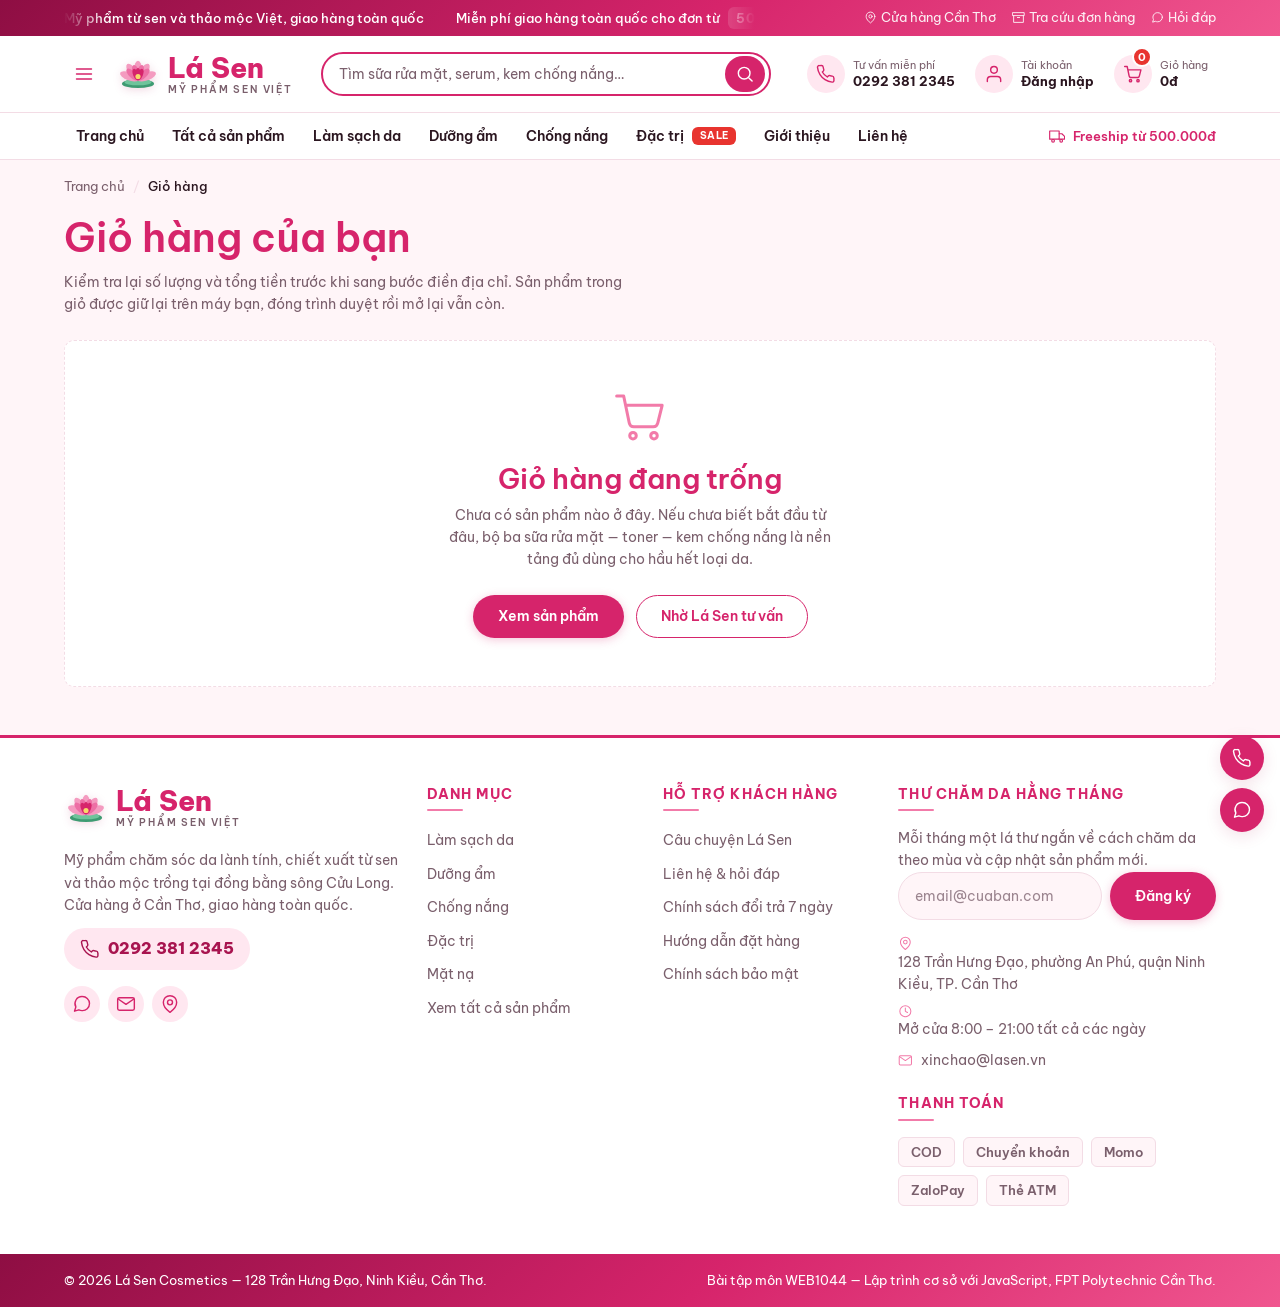
<file: cart.html>
<!DOCTYPE html>
<html lang="vi">
  <head>
    <meta charset="UTF-8" />
    <meta name="viewport" content="width=device-width, initial-scale=1.0" />
    <title>Giỏ hàng — Lá Sen</title>
    <meta
      name="description"
      content="Xem lại sản phẩm trong giỏ, đổi số lượng và kiểm tra tổng tiền trước khi thanh toán."
    />
    <link rel="stylesheet" href="css/base.css" />
    <link rel="stylesheet" href="css/components.css" />
    <link rel="stylesheet" href="css/pages/cart.css" />
  </head>
  <body>
    <a class="skip-link" href="#main">Bỏ qua tới nội dung chính</a>

    <div class="topbar">
      <div class="container topbar__inner">
        <p class="topbar__promo">
          <span class="topbar__track">
            <span class="topbar__message">Mỹ phẩm từ sen và thảo mộc Việt, giao hàng toàn quốc</span>
            <span class="topbar__message">Miễn phí giao hàng toàn quốc cho đơn từ <b>500.000đ</b></span>
            <span class="topbar__message">Đổi trả trong <b>7 ngày</b>, kể cả khi lọ đã mở nắp</span>
            <span class="topbar__message" aria-hidden="true">Mỹ phẩm từ sen và thảo mộc Việt, giao hàng toàn quốc</span>
            <span class="topbar__message" aria-hidden="true"
              >Miễn phí giao hàng toàn quốc cho đơn từ <b>500.000đ</b></span
            >
            <span class="topbar__message" aria-hidden="true">Đổi trả trong <b>7 ngày</b>, kể cả khi lọ đã mở nắp</span>
          </span>
        </p>

        <ul class="topbar__links">
          <li>
            <a class="topbar__link" href="contact.html">
              <svg class="icon" aria-hidden="true"><use href="#i-pin"></use></svg>
              Cửa hàng Cần Thơ
            </a>
          </li>
          <li>
            <a class="topbar__link" href="contact.html">
              <svg class="icon" aria-hidden="true"><use href="#i-box"></use></svg>
              Tra cứu đơn hàng
            </a>
          </li>
          <li>
            <a class="topbar__link" href="contact.html">
              <svg class="icon" aria-hidden="true"><use href="#i-chat"></use></svg>
              Hỏi đáp
            </a>
          </li>
        </ul>
      </div>
    </div>

    <header class="header" data-header>
      <div class="container header__inner">
        <button
          class="header__toggle"
          type="button"
          aria-label="Mở menu danh mục"
          aria-expanded="false"
          aria-controls="site-nav"
          data-nav-toggle
        >
          <svg class="icon" aria-hidden="true">
            <use href="#i-menu"></use>
          </svg>
        </button>

        <a class="logo" href="index.html">
          <svg class="logo__mark" aria-hidden="true">
            <use href="#i-lotus"></use>
          </svg>
          <span class="logo__name">
            <span class="logo__text">Lá Sen</span>
            <span class="logo__sub">Mỹ phẩm sen Việt</span>
          </span>
        </a>

        <form class="search" role="search" action="products.html" method="get" data-search-form>
          <label class="sr-only" for="site-search">Tìm sản phẩm</label>
          <div class="search__control">
            <input
              class="search__input"
              type="search"
              id="site-search"
              name="q"
              autocomplete="off"
              placeholder="Tìm sữa rửa mặt, serum, kem chống nắng…"
              data-search-input
            />
            <button class="search__btn" type="submit" aria-label="Tìm kiếm">
              <svg class="icon" aria-hidden="true">
                <use href="#i-search"></use>
              </svg>
            </button>
          </div>
          <div class="search__suggest" data-search-suggest></div>
        </form>

        <div class="header__actions">
          <button class="header__search-toggle" type="button" aria-label="Mở ô tìm kiếm" data-search-toggle>
            <svg class="icon" aria-hidden="true">
              <use href="#i-search"></use>
            </svg>
          </button>

          <a class="header__act header__phone" href="tel:02923812345">
            <span class="header__act-ico">
              <svg class="icon" aria-hidden="true">
                <use href="#i-phone"></use>
              </svg>
            </span>
            <span class="header__act-txt">
              <span class="header__act-lbl">Tư vấn miễn phí</span>
              <span class="header__act-val">0292 381 2345</span>
            </span>
          </a>

          <a class="header__act" href="login.html" data-account-link>
            <span class="header__act-ico">
              <svg class="icon" aria-hidden="true">
                <use href="#i-user"></use>
              </svg>
            </span>
            <span class="header__act-txt">
              <span class="header__act-lbl">Tài khoản</span>
              <span class="header__act-val" data-account-name>Đăng nhập</span>
            </span>
          </a>

          <a class="header__act cart-btn" href="cart.html" aria-label="Giỏ hàng của bạn">
            <span class="header__act-ico">
              <svg class="icon" aria-hidden="true">
                <use href="#i-cart"></use>
              </svg>
            </span>
            <span class="cart-btn__count" data-cart-count>0</span>
            <span class="header__act-txt">
              <span class="header__act-lbl">Giỏ hàng</span>
              <span class="header__act-val" data-cart-total>0đ</span>
            </span>
          </a>
        </div>
      </div>

      <nav class="catnav" id="site-nav" aria-label="Danh mục sản phẩm" data-nav>
        <div class="container catnav__inner">
          <ul class="catnav__list">
            <li class="catnav__item"><a class="catnav__link" href="index.html" data-nav-key="home">Trang chủ</a></li>
            <li class="catnav__item">
              <a class="catnav__link" href="products.html" data-nav-key="products">Tất cả sản phẩm</a>
            </li>
            <li class="catnav__item"><a class="catnav__link" href="products.html?cat=lam-sach">Làm sạch da</a></li>
            <li class="catnav__item"><a class="catnav__link" href="products.html?cat=duong-am">Dưỡng ẩm</a></li>
            <li class="catnav__item"><a class="catnav__link" href="products.html?cat=chong-nang">Chống nắng</a></li>
            <li class="catnav__item">
              <a class="catnav__link" href="products.html?cat=dac-tri">Đặc trị <span class="catnav__tag">Sale</span></a>
            </li>
            <li class="catnav__item"><a class="catnav__link" href="about.html" data-nav-key="about">Giới thiệu</a></li>
            <li class="catnav__item"><a class="catnav__link" href="contact.html" data-nav-key="contact">Liên hệ</a></li>
          </ul>

          <p class="catnav__note">
            <svg class="icon" aria-hidden="true">
              <use href="#i-truck"></use>
            </svg>
            Freeship từ 500.000đ
          </p>
        </div>
      </nav>
    </header>

    <main id="main">
      <div class="container">
        <nav aria-label="Đường dẫn trang">
          <ol class="breadcrumb">
            <li class="breadcrumb__item"><a class="breadcrumb__link" href="index.html">Trang chủ</a></li>
            <li class="breadcrumb__item" aria-current="page">Giỏ hàng</li>
          </ol>
        </nav>

        <div class="page-head">
          <h1 class="page-head__title">Giỏ hàng của bạn</h1>
          <p class="page-head__desc">
            Kiểm tra lại số lượng và tổng tiền trước khi sang bước điền địa chỉ. Sản phẩm trong giỏ được giữ lại trên
            máy bạn, đóng trình duyệt rồi mở lại vẫn còn.
          </p>
        </div>

        <div class="cart" data-cart>
          <div class="cart__main">
            <div class="cart-table-wrap">
              <table class="cart-table" role="table" data-list="cart">
                <caption class="sr-only">
                  Danh sách sản phẩm đang có trong giỏ hàng
                </caption>
                <thead class="cart-table__head" role="rowgroup">
                  <tr role="row">
                    <th scope="col" role="columnheader">Sản phẩm</th>
                    <th scope="col" role="columnheader">Đơn giá</th>
                    <th scope="col" role="columnheader">Số lượng</th>
                    <th scope="col" role="columnheader">Thành tiền</th>
                    <th scope="col" role="columnheader"><span class="sr-only">Thao tác</span></th>
                  </tr>
                </thead>
                <tbody role="rowgroup"></tbody>
              </table>
            </div>

            <div class="cart__foot">
              <a class="btn btn--ghost" href="products.html">
                <svg class="icon" aria-hidden="true"><use href="#i-chevron-left"></use></svg>
                Tiếp tục mua sắm
              </a>
              <button class="btn btn--ghost" type="button" data-cart-clear>Xoá toàn bộ giỏ hàng</button>
            </div>
          </div>

          <aside class="cart__aside" aria-labelledby="cart-summary-title">
            <div class="summary">
              <h2 class="summary__title" id="cart-summary-title">Tổng đơn hàng</h2>

              <div class="summary__row">
                <span class="summary__label">Tạm tính (<span data-cart-count-items>0</span> sản phẩm)</span>
                <span class="summary__value" data-cart-subtotal>0đ</span>
              </div>
              <div class="summary__row">
                <span class="summary__label">Phí vận chuyển</span>
                <span class="summary__value" data-cart-shipping>0đ</span>
              </div>
              <div class="summary__row summary__row--total">
                <span class="summary__label">Tổng cộng</span>
                <span class="summary__value" data-cart-total>0đ</span>
              </div>

              <div class="summary__actions">
                <a class="btn btn--primary btn--block btn--lg" href="checkout.html" data-checkout-link
                  >Tiến hành thanh toán</a
                >
              </div>

              <p class="summary__note">
                Đơn từ 500.000đ được miễn phí giao hàng toàn quốc. Đơn nội thành Cần Thơ đặt trước 15 giờ sẽ giao trong
                ngày.
              </p>
            </div>
          </aside>
        </div>

        <div class="empty is-hidden" data-cart-empty>
          <svg class="empty__icon" aria-hidden="true"><use href="#i-cart"></use></svg>
          <h2 class="empty__title">Giỏ hàng đang trống</h2>
          <p class="empty__text">
            Chưa có sản phẩm nào ở đây. Nếu chưa biết bắt đầu từ đâu, bộ ba sữa rửa mặt — toner — kem chống nắng là nền
            tảng đủ dùng cho hầu hết loại da.
          </p>
          <div class="empty__actions">
            <a class="btn btn--primary" href="products.html">Xem sản phẩm</a>
            <a class="btn btn--outline" href="contact.html">Nhờ Lá Sen tư vấn</a>
          </div>
        </div>
      </div>
    </main>

    <footer class="footer">
      <div class="container footer__inner">
        <div class="footer__col">
          <a class="logo" href="index.html">
            <svg class="logo__mark" aria-hidden="true">
              <use href="#i-lotus"></use>
            </svg>
            <span class="logo__name">
              <span class="logo__text">Lá Sen</span>
              <span class="logo__sub">Mỹ phẩm sen Việt</span>
            </span>
          </a>
          <p class="footer__desc">
            Mỹ phẩm chăm sóc da lành tính, chiết xuất từ sen và thảo mộc trồng tại đồng bằng sông Cửu Long. Cửa hàng ở
            Cần Thơ, giao hàng toàn quốc.
          </p>

          <a class="footer__hotline" href="tel:02923812345">
            <svg class="icon" aria-hidden="true">
              <use href="#i-phone"></use>
            </svg>
            0292 381 2345
          </a>

          <ul class="footer__social">
            <li>
              <a href="contact.html" aria-label="Nhắn tin cho Lá Sen">
                <svg class="icon" aria-hidden="true">
                  <use href="#i-chat"></use>
                </svg>
              </a>
            </li>
            <li>
              <a href="mailto:xinchao@lasen.vn" aria-label="Gửi email cho Lá Sen">
                <svg class="icon" aria-hidden="true">
                  <use href="#i-mail"></use>
                </svg>
              </a>
            </li>
            <li>
              <a href="contact.html" aria-label="Xem đường đi tới cửa hàng">
                <svg class="icon" aria-hidden="true">
                  <use href="#i-pin"></use>
                </svg>
              </a>
            </li>
          </ul>
        </div>

        <div class="footer__col">
          <h2 class="footer__title">Danh mục</h2>
          <ul class="footer__list">
            <li><a class="footer__link" href="products.html?cat=lam-sach">Làm sạch da</a></li>
            <li><a class="footer__link" href="products.html?cat=duong-am">Dưỡng ẩm</a></li>
            <li><a class="footer__link" href="products.html?cat=chong-nang">Chống nắng</a></li>
            <li><a class="footer__link" href="products.html?cat=dac-tri">Đặc trị</a></li>
            <li><a class="footer__link" href="products.html?cat=mat-na">Mặt nạ</a></li>
            <li><a class="footer__link" href="products.html">Xem tất cả sản phẩm</a></li>
          </ul>
        </div>

        <div class="footer__col">
          <h2 class="footer__title">Hỗ trợ khách hàng</h2>
          <ul class="footer__list">
            <li><a class="footer__link" href="about.html">Câu chuyện Lá Sen</a></li>
            <li><a class="footer__link" href="contact.html">Liên hệ &amp; hỏi đáp</a></li>
            <li><a class="footer__link" href="contact.html">Chính sách đổi trả 7 ngày</a></li>
            <li><a class="footer__link" href="contact.html">Hướng dẫn đặt hàng</a></li>
            <li><a class="footer__link" href="contact.html">Chính sách bảo mật</a></li>
          </ul>
        </div>

        <div class="footer__col">
          <h2 class="footer__title">Thư chăm da hằng tháng</h2>
          <p class="footer__desc">Mỗi tháng một lá thư ngắn về cách chăm da theo mùa và cập nhật sản phẩm mới.</p>
          <form class="footer__form" data-newsletter-form novalidate>
            <div class="field field--inline">
              <label class="sr-only" for="footer-email">Email nhận thư</label>
              <input
                class="field__input"
                type="email"
                id="footer-email"
                name="email"
                placeholder="email@cuaban.com"
                data-newsletter-email
              />
              <button class="btn btn--primary" type="submit">Đăng ký</button>
            </div>
            <span class="field__error" data-error-for="newsletterEmail"></span>
          </form>

          <address class="footer__address">
            <span>
              <svg class="icon" aria-hidden="true">
                <use href="#i-pin"></use>
              </svg>
              128 Trần Hưng Đạo, phường An Phú, quận Ninh Kiều, TP. Cần Thơ
            </span>
            <span>
              <svg class="icon" aria-hidden="true">
                <use href="#i-clock"></use>
              </svg>
              Mở cửa 8:00 – 21:00 tất cả các ngày
            </span>
            <a class="footer__link" href="mailto:xinchao@lasen.vn">
              <svg class="icon" aria-hidden="true">
                <use href="#i-mail"></use>
              </svg>
              xinchao@lasen.vn
            </a>
          </address>

          <h3 class="footer__title">Thanh toán</h3>
          <ul class="footer__pay">
            <li>COD</li>
            <li>Chuyển khoản</li>
            <li>Momo</li>
            <li>ZaloPay</li>
            <li>Thẻ ATM</li>
          </ul>
        </div>
      </div>

      <div class="footer__bottom">
        <div class="container">
          <p>© 2026 Lá Sen Cosmetics — 128 Trần Hưng Đạo, Ninh Kiều, Cần Thơ.</p>
          <p>Bài tập môn WEB1044 — Lập trình cơ sở với JavaScript, FPT Polytechnic Cần Thơ.</p>
        </div>
      </div>
    </footer>

    <div class="floaties">
      <a class="floaty floaty--call" href="tel:02923812345" aria-label="Gọi tư vấn 0292 381 2345">
        <svg class="icon" aria-hidden="true">
          <use href="#i-phone"></use>
        </svg>
      </a>
      <a class="floaty" href="contact.html" aria-label="Nhắn tin cho Lá Sen">
        <svg class="icon" aria-hidden="true">
          <use href="#i-chat"></use>
        </svg>
      </a>
      <button class="floaty floaty--top" type="button" aria-label="Lên đầu trang" data-back-to-top>
        <svg class="icon" aria-hidden="true">
          <use href="#i-arrow-up"></use>
        </svg>
      </button>
    </div>

    <div class="toast-stack" aria-live="polite" aria-atomic="true" data-toast></div>

    <script type="module" src="js/app.js"></script>
  </body>
</html>
</file>
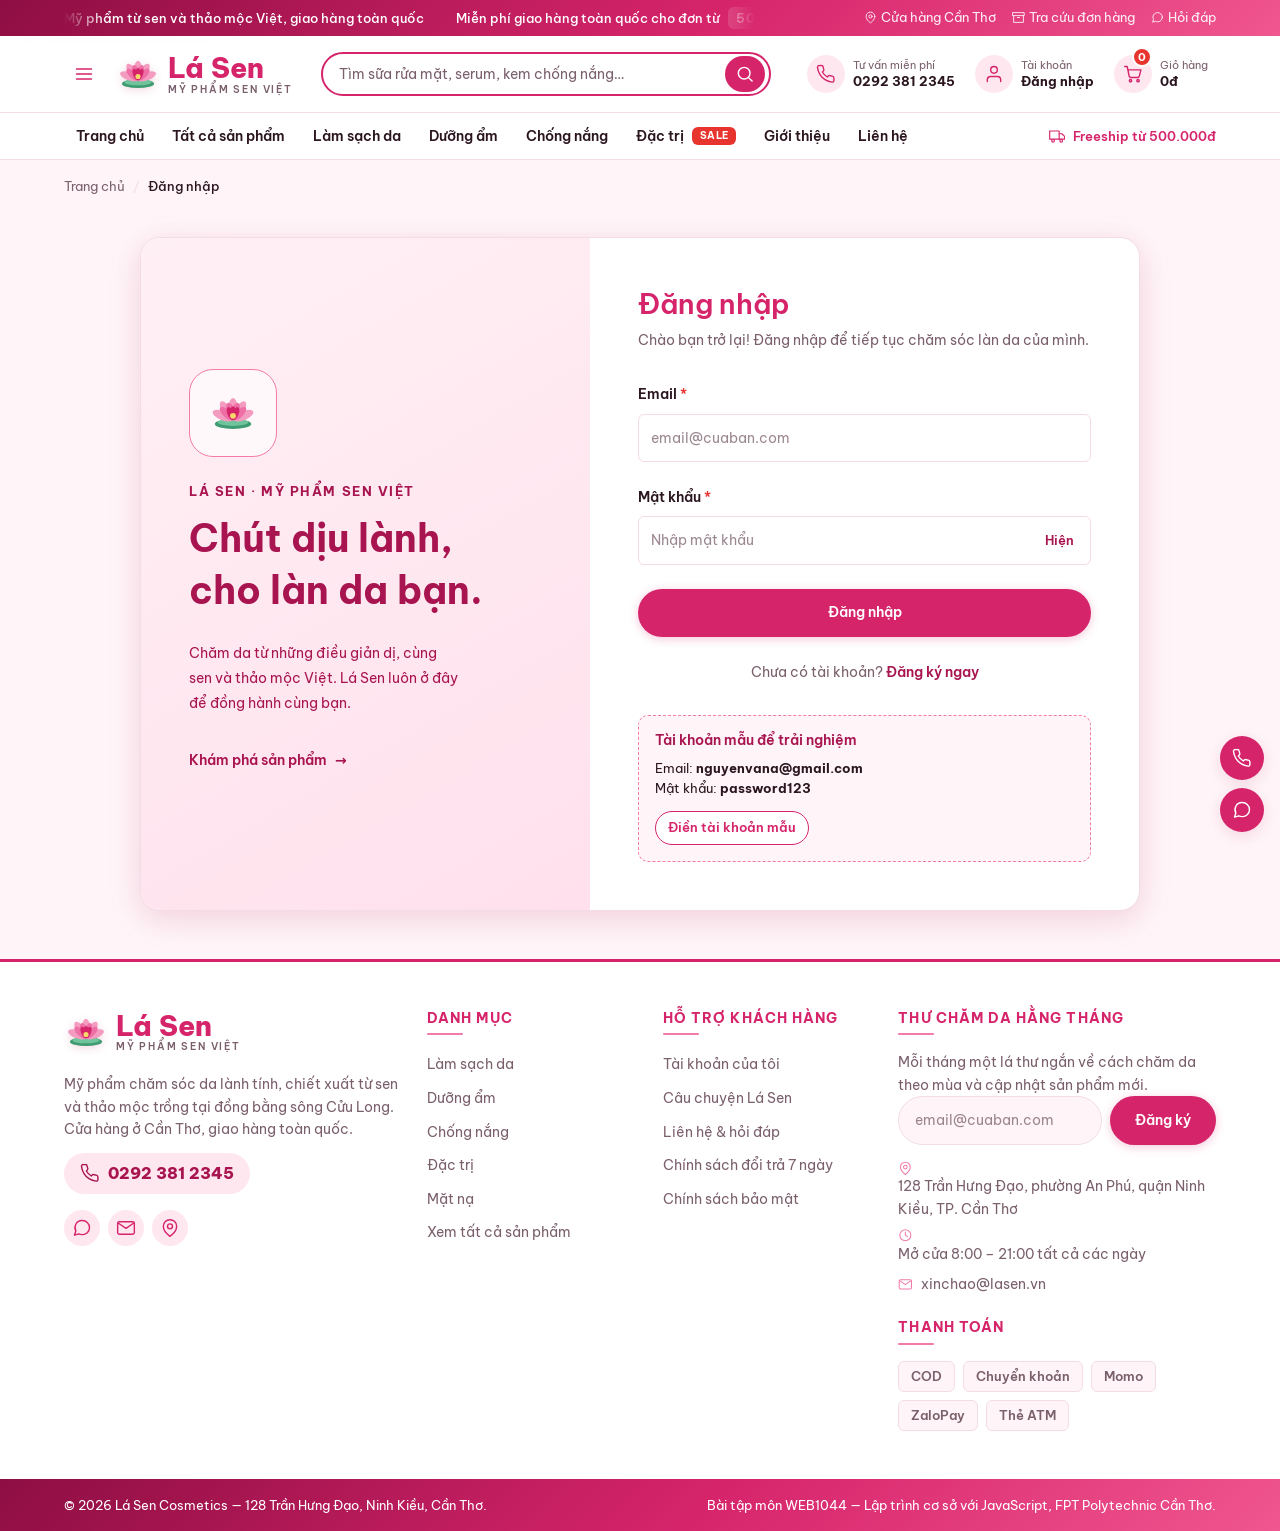
<file: checkout.html>
<!DOCTYPE html>
<html lang="vi">
  <head>
    <meta charset="UTF-8" />
    <meta name="viewport" content="width=device-width, initial-scale=1.0" />
    <title>Thanh toán — Lá Sen</title>
    <meta
      name="description"
      content="Điền thông tin nhận hàng, chọn phương thức thanh toán COD hoặc chuyển khoản và hoàn tất đơn hàng tại Lá Sen."
    />
    <link rel="stylesheet" href="css/base.css" />
    <link rel="stylesheet" href="css/components.css" />
    <link rel="stylesheet" href="css/pages/checkout.css" />
  </head>
  <body>
    <a class="skip-link" href="#main">Bỏ qua tới nội dung chính</a>

    <div class="topbar">
      <div class="container topbar__inner">
        <p class="topbar__promo">
          <span class="topbar__track">
            <span class="topbar__message">Mỹ phẩm từ sen và thảo mộc Việt, giao hàng toàn quốc</span>
            <span class="topbar__message">Miễn phí giao hàng toàn quốc cho đơn từ <b>500.000đ</b></span>
            <span class="topbar__message">Đổi trả trong <b>7 ngày</b>, kể cả khi lọ đã mở nắp</span>
            <span class="topbar__message" aria-hidden="true">Mỹ phẩm từ sen và thảo mộc Việt, giao hàng toàn quốc</span>
            <span class="topbar__message" aria-hidden="true"
              >Miễn phí giao hàng toàn quốc cho đơn từ <b>500.000đ</b></span
            >
            <span class="topbar__message" aria-hidden="true">Đổi trả trong <b>7 ngày</b>, kể cả khi lọ đã mở nắp</span>
          </span>
        </p>

        <ul class="topbar__links">
          <li>
            <a class="topbar__link" href="contact.html">
              <svg class="icon" aria-hidden="true"><use href="#i-pin"></use></svg>
              Cửa hàng Cần Thơ
            </a>
          </li>
          <li>
            <a class="topbar__link" href="contact.html">
              <svg class="icon" aria-hidden="true"><use href="#i-box"></use></svg>
              Tra cứu đơn hàng
            </a>
          </li>
          <li>
            <a class="topbar__link" href="contact.html">
              <svg class="icon" aria-hidden="true"><use href="#i-chat"></use></svg>
              Hỏi đáp
            </a>
          </li>
        </ul>
      </div>
    </div>

    <header class="header" data-header>
      <div class="container header__inner">
        <button
          class="header__toggle"
          type="button"
          aria-label="Mở menu danh mục"
          aria-expanded="false"
          aria-controls="site-nav"
          data-nav-toggle
        >
          <svg class="icon" aria-hidden="true">
            <use href="#i-menu"></use>
          </svg>
        </button>

        <a class="logo" href="index.html">
          <svg class="logo__mark" aria-hidden="true">
            <use href="#i-lotus"></use>
          </svg>
          <span class="logo__name">
            <span class="logo__text">Lá Sen</span>
            <span class="logo__sub">Mỹ phẩm sen Việt</span>
          </span>
        </a>

        <form class="search" role="search" action="products.html" method="get" data-search-form>
          <label class="sr-only" for="site-search">Tìm sản phẩm</label>
          <div class="search__control">
            <input
              class="search__input"
              type="search"
              id="site-search"
              name="q"
              autocomplete="off"
              placeholder="Tìm sữa rửa mặt, serum, kem chống nắng…"
              data-search-input
            />
            <button class="search__btn" type="submit" aria-label="Tìm kiếm">
              <svg class="icon" aria-hidden="true">
                <use href="#i-search"></use>
              </svg>
            </button>
          </div>
          <div class="search__suggest" data-search-suggest></div>
        </form>

        <div class="header__actions">
          <button class="header__search-toggle" type="button" aria-label="Mở ô tìm kiếm" data-search-toggle>
            <svg class="icon" aria-hidden="true">
              <use href="#i-search"></use>
            </svg>
          </button>

          <a class="header__act header__phone" href="tel:02923812345">
            <span class="header__act-ico">
              <svg class="icon" aria-hidden="true">
                <use href="#i-phone"></use>
              </svg>
            </span>
            <span class="header__act-txt">
              <span class="header__act-lbl">Tư vấn miễn phí</span>
              <span class="header__act-val">0292 381 2345</span>
            </span>
          </a>

          <a class="header__act" href="login.html" data-account-link>
            <span class="header__act-ico">
              <svg class="icon" aria-hidden="true">
                <use href="#i-user"></use>
              </svg>
            </span>
            <span class="header__act-txt">
              <span class="header__act-lbl">Tài khoản</span>
              <span class="header__act-val" data-account-name>Đăng nhập</span>
            </span>
          </a>

          <a class="header__act cart-btn" href="cart.html" aria-label="Giỏ hàng của bạn">
            <span class="header__act-ico">
              <svg class="icon" aria-hidden="true">
                <use href="#i-cart"></use>
              </svg>
            </span>
            <span class="cart-btn__count" data-cart-count>0</span>
            <span class="header__act-txt">
              <span class="header__act-lbl">Giỏ hàng</span>
              <span class="header__act-val" data-cart-total>0đ</span>
            </span>
          </a>
        </div>
      </div>

      <nav class="catnav" id="site-nav" aria-label="Danh mục sản phẩm" data-nav>
        <div class="container catnav__inner">
          <ul class="catnav__list">
            <li class="catnav__item"><a class="catnav__link" href="index.html" data-nav-key="home">Trang chủ</a></li>
            <li class="catnav__item">
              <a class="catnav__link" href="products.html" data-nav-key="products">Tất cả sản phẩm</a>
            </li>
            <li class="catnav__item"><a class="catnav__link" href="products.html?cat=lam-sach">Làm sạch da</a></li>
            <li class="catnav__item"><a class="catnav__link" href="products.html?cat=duong-am">Dưỡng ẩm</a></li>
            <li class="catnav__item"><a class="catnav__link" href="products.html?cat=chong-nang">Chống nắng</a></li>
            <li class="catnav__item">
              <a class="catnav__link" href="products.html?cat=dac-tri">Đặc trị <span class="catnav__tag">Sale</span></a>
            </li>
            <li class="catnav__item"><a class="catnav__link" href="about.html" data-nav-key="about">Giới thiệu</a></li>
            <li class="catnav__item"><a class="catnav__link" href="contact.html" data-nav-key="contact">Liên hệ</a></li>
          </ul>

          <p class="catnav__note">
            <svg class="icon" aria-hidden="true">
              <use href="#i-truck"></use>
            </svg>
            Freeship từ 500.000đ
          </p>
        </div>
      </nav>
    </header>

    <main id="main">
      <div class="container">
        <nav aria-label="Đường dẫn trang">
          <ol class="breadcrumb">
            <li class="breadcrumb__item"><a class="breadcrumb__link" href="index.html">Trang chủ</a></li>
            <li class="breadcrumb__item"><a class="breadcrumb__link" href="cart.html">Giỏ hàng</a></li>
            <li class="breadcrumb__item" aria-current="page">Thanh toán</li>
          </ol>
        </nav>

        <div class="page-head">
          <h1 class="page-head__title">Thông tin đặt hàng</h1>
          <p class="page-head__desc">
            Lá Sen chỉ dùng thông tin dưới đây để giao đơn này. Sau khi đặt, nhân viên sẽ gọi xác nhận trong vòng hai
            giờ làm việc.
          </p>
        </div>

        <div class="checkout">
          <div class="checkout__form">
            <form id="checkout-form" data-checkout-form novalidate>
              <fieldset class="fieldset">
                <legend class="fieldset__legend">Người nhận hàng</legend>

                <div class="form-grid">
                  <div class="field">
                    <label class="field__label" for="hoTen"
                      >Họ và tên <span class="field__req" aria-hidden="true">*</span></label
                    >
                    <input
                      class="field__input"
                      type="text"
                      id="hoTen"
                      name="hoTen"
                      autocomplete="name"
                      placeholder="Nguyễn Thị Lan"
                      required
                      aria-describedby="err-hoTen"
                      data-input="hoTen"
                    />
                    <span class="field__error" id="err-hoTen" data-error-for="hoTen"></span>
                  </div>

                  <div class="field">
                    <label class="field__label" for="soDienThoai"
                      >Số điện thoại <span class="field__req" aria-hidden="true">*</span></label
                    >
                    <input
                      class="field__input"
                      type="tel"
                      id="soDienThoai"
                      name="soDienThoai"
                      autocomplete="tel"
                      inputmode="numeric"
                      placeholder="0912 345 678"
                      required
                      aria-describedby="hint-sdt err-soDienThoai"
                      data-input="soDienThoai"
                    />
                    <span class="field__hint" id="hint-sdt">Số 10 chữ số, dùng để shipper liên hệ khi giao.</span>
                    <span class="field__error" id="err-soDienThoai" data-error-for="soDienThoai"></span>
                  </div>

                  <div class="field form-grid__full">
                    <label class="field__label" for="email"
                      >Email <span class="field__req" aria-hidden="true">*</span></label
                    >
                    <input
                      class="field__input"
                      type="email"
                      id="email"
                      name="email"
                      autocomplete="email"
                      placeholder="email@cuaban.com"
                      required
                      aria-describedby="hint-email err-email"
                      data-input="email"
                    />
                    <span class="field__hint" id="hint-email"
                      >Lá Sen gửi xác nhận đơn và mã theo dõi vận đơn vào địa chỉ này.</span
                    >
                    <span class="field__error" id="err-email" data-error-for="email"></span>
                  </div>
                </div>
              </fieldset>

              <fieldset class="fieldset">
                <legend class="fieldset__legend">Địa chỉ giao hàng</legend>

                <div class="form-grid">
                  <div class="field">
                    <label class="field__label" for="tinhThanh"
                      >Tỉnh / Thành phố <span class="field__req" aria-hidden="true">*</span></label
                    >
                    <select
                      class="field__select"
                      id="tinhThanh"
                      name="tinhThanh"
                      autocomplete="address-level1"
                      required
                      aria-describedby="err-tinhThanh"
                      data-input="tinhThanh"
                      data-province
                    >
                      <option value="">Chọn tỉnh / thành phố</option>
                      <option value="can-tho">TP. Cần Thơ</option>
                      <option value="ho-chi-minh">TP. Hồ Chí Minh</option>
                      <option value="ha-noi">TP. Hà Nội</option>
                      <option value="da-nang">TP. Đà Nẵng</option>
                      <option value="an-giang">An Giang</option>
                      <option value="vinh-long">Vĩnh Long</option>
                      <option value="hau-giang">Hậu Giang</option>
                      <option value="soc-trang">Sóc Trăng</option>
                      <option value="kien-giang">Kiên Giang</option>
                      <option value="ca-mau">Cà Mau</option>
                    </select>
                    <span class="field__error" id="err-tinhThanh" data-error-for="tinhThanh"></span>
                  </div>

                  <div class="field">
                    <label class="field__label" for="quanHuyen"
                      >Quận / Huyện <span class="field__req" aria-hidden="true">*</span></label
                    >
                    <select
                      class="field__select"
                      id="quanHuyen"
                      name="quanHuyen"
                      autocomplete="address-level2"
                      required
                      aria-describedby="err-quanHuyen"
                      data-input="quanHuyen"
                      data-district
                    >
                      <option value="">Chọn tỉnh / thành phố trước</option>
                      <option value="ninh-kieu">Quận Ninh Kiều</option>
                      <option value="binh-thuy">Quận Bình Thuỷ</option>
                      <option value="cai-rang">Quận Cái Răng</option>
                      <option value="o-mon">Quận Ô Môn</option>
                      <option value="thot-not">Quận Thốt Nốt</option>
                      <option value="phong-dien">Huyện Phong Điền</option>
                    </select>
                    <span class="field__error" id="err-quanHuyen" data-error-for="quanHuyen"></span>
                  </div>

                  <div class="field form-grid__full">
                    <label class="field__label" for="diaChi"
                      >Địa chỉ chi tiết <span class="field__req" aria-hidden="true">*</span></label
                    >
                    <input
                      class="field__input"
                      type="text"
                      id="diaChi"
                      name="diaChi"
                      autocomplete="street-address"
                      placeholder="Số nhà, tên đường, phường/xã"
                      required
                      aria-describedby="err-diaChi"
                      data-input="diaChi"
                    />
                    <span class="field__error" id="err-diaChi" data-error-for="diaChi"></span>
                  </div>

                  <div class="field form-grid__full">
                    <label class="field__label" for="ghiChu">Ghi chú cho người giao</label>
                    <textarea
                      class="field__input field__input--area"
                      id="ghiChu"
                      name="ghiChu"
                      placeholder="Ví dụ: giao giờ hành chính, gọi trước 10 phút, gửi ở quầy lễ tân toà nhà."
                      aria-describedby="err-ghiChu"
                      data-input="ghiChu"
                    ></textarea>
                    <span class="field__error" id="err-ghiChu" data-error-for="ghiChu"></span>
                  </div>
                </div>
              </fieldset>

              <fieldset class="fieldset">
                <legend class="fieldset__legend">Phương thức thanh toán</legend>

                <div class="pay-methods">
                  <label class="option">
                    <input
                      class="check__input"
                      type="radio"
                      name="thanhToan"
                      value="cod"
                      checked
                      data-input="thanhToan"
                      data-payment
                    />
                    <span class="option__body">
                      <span class="option__title">Thanh toán khi nhận hàng (COD)</span>
                      <span class="option__desc"
                        >Kiểm tra hàng trước rồi trả tiền mặt cho shipper. Áp dụng cho đơn dưới 3.000.000đ.</span
                      >
                    </span>
                  </label>

                  <label class="option">
                    <input
                      class="check__input"
                      type="radio"
                      name="thanhToan"
                      value="bank"
                      data-input="thanhToan"
                      data-payment
                    />
                    <span class="option__body">
                      <span class="option__title">Chuyển khoản ngân hàng</span>
                      <span class="option__desc"
                        >Vietcombank — chi nhánh Cần Thơ · 0071 000 123 456 · CTY TNHH LA SEN. Nội dung chuyển khoản ghi
                        số điện thoại đặt hàng.</span
                      >
                    </span>
                  </label>
                </div>
                <span class="field__error" data-error-for="thanhToan"></span>

                <label class="check checkout__terms">
                  <input class="check__input" type="checkbox" name="dongY" required data-input="dongY" />
                  <span class="check__text"
                    >Tôi đã đọc và đồng ý với <a href="contact.html">chính sách đổi trả</a> của Lá Sen.</span
                  >
                </label>
                <span class="field__error" data-error-for="dongY"></span>
              </fieldset>

              <div class="checkout__submit">
                <a class="btn btn--ghost" href="cart.html">
                  <svg class="icon" aria-hidden="true"><use href="#i-chevron-left"></use></svg>
                  Quay lại giỏ hàng
                </a>
                <p class="checkout__submit-note">Nút đặt hàng nằm ở khối tóm tắt đơn.</p>
              </div>
            </form>
          </div>

          <aside class="checkout__aside" aria-labelledby="order-summary-title">
            <div class="summary">
              <h2 class="summary__title" id="order-summary-title">Đơn hàng của bạn</h2>

              <ul class="summary__list" data-list="order"></ul>

              <div class="summary__row">
                <span class="summary__label">Tạm tính (<span data-cart-count-items>0</span> sản phẩm)</span>
                <span class="summary__value" data-cart-subtotal>0đ</span>
              </div>
              <div class="summary__row">
                <span class="summary__label">Phí vận chuyển</span>
                <span class="summary__value" data-cart-shipping>0đ</span>
              </div>
              <div class="summary__row summary__row--total">
                <span class="summary__label">Tổng cộng</span>
                <span class="summary__value" data-cart-total>0đ</span>
              </div>

              <div class="summary__actions">
                <button class="btn btn--primary btn--block btn--lg" type="submit" form="checkout-form" data-place-order>
                  Đặt hàng
                </button>
              </div>

              <p class="summary__note">
                Bấm “Đặt hàng” nghĩa là bạn xác nhận địa chỉ ở bên trái là nơi nhận hàng. Đơn có thể huỷ miễn phí trước
                khi Lá Sen bàn giao cho đơn vị vận chuyển.
              </p>
            </div>
          </aside>
        </div>
      </div>
    </main>

    <footer class="footer">
      <div class="container footer__inner">
        <div class="footer__col">
          <a class="logo" href="index.html">
            <svg class="logo__mark" aria-hidden="true">
              <use href="#i-lotus"></use>
            </svg>
            <span class="logo__name">
              <span class="logo__text">Lá Sen</span>
              <span class="logo__sub">Mỹ phẩm sen Việt</span>
            </span>
          </a>
          <p class="footer__desc">
            Mỹ phẩm chăm sóc da lành tính, chiết xuất từ sen và thảo mộc trồng tại đồng bằng sông Cửu Long. Cửa hàng ở
            Cần Thơ, giao hàng toàn quốc.
          </p>

          <a class="footer__hotline" href="tel:02923812345">
            <svg class="icon" aria-hidden="true">
              <use href="#i-phone"></use>
            </svg>
            0292 381 2345
          </a>

          <ul class="footer__social">
            <li>
              <a href="contact.html" aria-label="Nhắn tin cho Lá Sen">
                <svg class="icon" aria-hidden="true">
                  <use href="#i-chat"></use>
                </svg>
              </a>
            </li>
            <li>
              <a href="mailto:xinchao@lasen.vn" aria-label="Gửi email cho Lá Sen">
                <svg class="icon" aria-hidden="true">
                  <use href="#i-mail"></use>
                </svg>
              </a>
            </li>
            <li>
              <a href="contact.html" aria-label="Xem đường đi tới cửa hàng">
                <svg class="icon" aria-hidden="true">
                  <use href="#i-pin"></use>
                </svg>
              </a>
            </li>
          </ul>
        </div>

        <div class="footer__col">
          <h2 class="footer__title">Danh mục</h2>
          <ul class="footer__list">
            <li><a class="footer__link" href="products.html?cat=lam-sach">Làm sạch da</a></li>
            <li><a class="footer__link" href="products.html?cat=duong-am">Dưỡng ẩm</a></li>
            <li><a class="footer__link" href="products.html?cat=chong-nang">Chống nắng</a></li>
            <li><a class="footer__link" href="products.html?cat=dac-tri">Đặc trị</a></li>
            <li><a class="footer__link" href="products.html?cat=mat-na">Mặt nạ</a></li>
            <li><a class="footer__link" href="products.html">Xem tất cả sản phẩm</a></li>
          </ul>
        </div>

        <div class="footer__col">
          <h2 class="footer__title">Hỗ trợ khách hàng</h2>
          <ul class="footer__list">
            <li><a class="footer__link" href="about.html">Câu chuyện Lá Sen</a></li>
            <li><a class="footer__link" href="contact.html">Liên hệ &amp; hỏi đáp</a></li>
            <li><a class="footer__link" href="contact.html">Chính sách đổi trả 7 ngày</a></li>
            <li><a class="footer__link" href="contact.html">Hướng dẫn đặt hàng</a></li>
            <li><a class="footer__link" href="contact.html">Chính sách bảo mật</a></li>
          </ul>
        </div>

        <div class="footer__col">
          <h2 class="footer__title">Thư chăm da hằng tháng</h2>
          <p class="footer__desc">Mỗi tháng một lá thư ngắn về cách chăm da theo mùa và cập nhật sản phẩm mới.</p>
          <form class="footer__form" data-newsletter-form novalidate>
            <div class="field field--inline">
              <label class="sr-only" for="footer-email">Email nhận thư</label>
              <input
                class="field__input"
                type="email"
                id="footer-email"
                name="email"
                placeholder="email@cuaban.com"
                data-newsletter-email
              />
              <button class="btn btn--primary" type="submit">Đăng ký</button>
            </div>
            <span class="field__error" data-error-for="newsletterEmail"></span>
          </form>

          <address class="footer__address">
            <span>
              <svg class="icon" aria-hidden="true">
                <use href="#i-pin"></use>
              </svg>
              128 Trần Hưng Đạo, phường An Phú, quận Ninh Kiều, TP. Cần Thơ
            </span>
            <span>
              <svg class="icon" aria-hidden="true">
                <use href="#i-clock"></use>
              </svg>
              Mở cửa 8:00 – 21:00 tất cả các ngày
            </span>
            <a class="footer__link" href="mailto:xinchao@lasen.vn">
              <svg class="icon" aria-hidden="true">
                <use href="#i-mail"></use>
              </svg>
              xinchao@lasen.vn
            </a>
          </address>

          <h3 class="footer__title">Thanh toán</h3>
          <ul class="footer__pay">
            <li>COD</li>
            <li>Chuyển khoản</li>
            <li>Momo</li>
            <li>ZaloPay</li>
            <li>Thẻ ATM</li>
          </ul>
        </div>
      </div>

      <div class="footer__bottom">
        <div class="container">
          <p>© 2026 Lá Sen Cosmetics — 128 Trần Hưng Đạo, Ninh Kiều, Cần Thơ.</p>
          <p>Bài tập môn WEB1044 — Lập trình cơ sở với JavaScript, FPT Polytechnic Cần Thơ.</p>
        </div>
      </div>
    </footer>

    <div class="floaties">
      <a class="floaty floaty--call" href="tel:02923812345" aria-label="Gọi tư vấn 0292 381 2345">
        <svg class="icon" aria-hidden="true">
          <use href="#i-phone"></use>
        </svg>
      </a>
      <a class="floaty" href="contact.html" aria-label="Nhắn tin cho Lá Sen">
        <svg class="icon" aria-hidden="true">
          <use href="#i-chat"></use>
        </svg>
      </a>
      <button class="floaty floaty--top" type="button" aria-label="Lên đầu trang" data-back-to-top>
        <svg class="icon" aria-hidden="true">
          <use href="#i-arrow-up"></use>
        </svg>
      </button>
    </div>

    <div class="toast-stack" aria-live="polite" aria-atomic="true" data-toast></div>

    <script type="module" src="js/app.js"></script>
  </body>
</html>
</file>
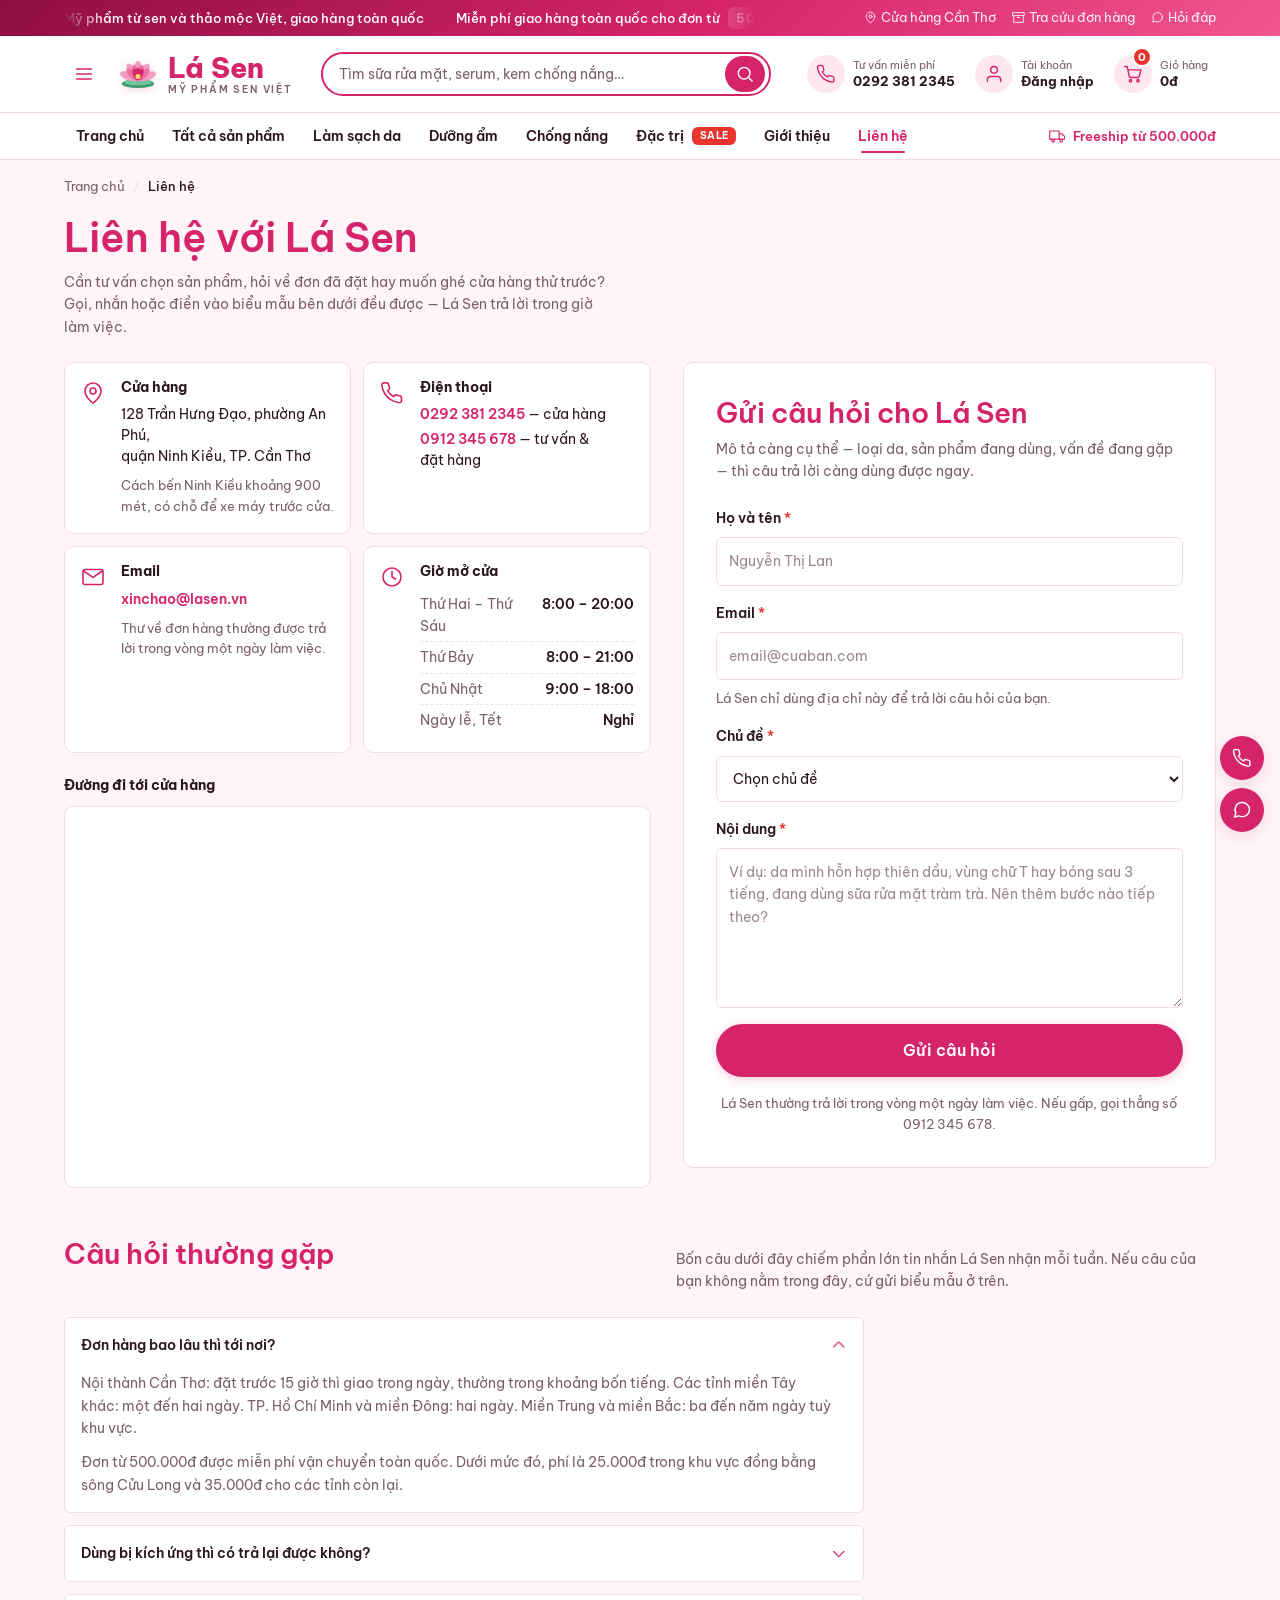
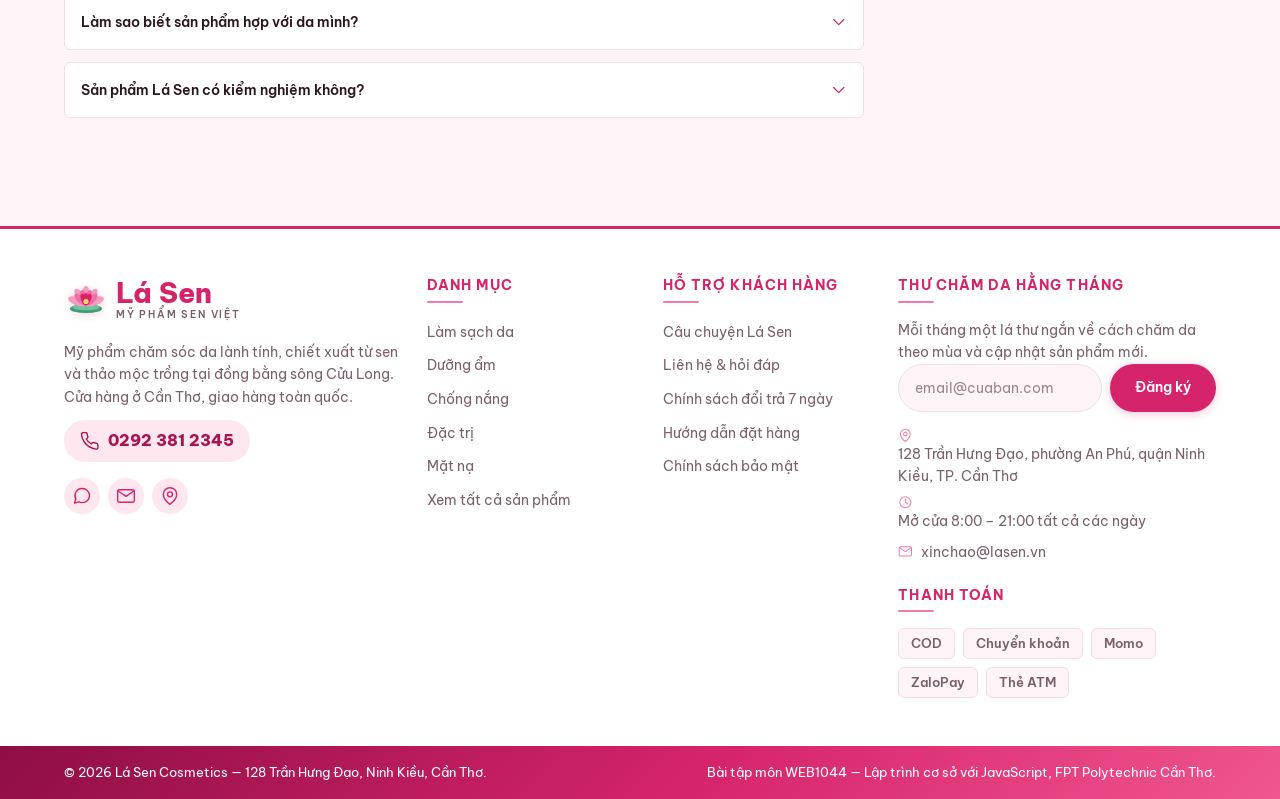
<file: contact.html>
<!DOCTYPE html>
<html lang="vi">
  <head>
    <meta charset="UTF-8" />
    <meta name="viewport" content="width=device-width, initial-scale=1.0" />
    <title>Liên hệ — Lá Sen</title>
    <meta
      name="description"
      content="Địa chỉ cửa hàng Lá Sen tại Cần Thơ, số điện thoại, email, giờ mở cửa, bản đồ đường đi và câu hỏi thường gặp."
    />
    <link rel="stylesheet" href="css/base.css" />
    <link rel="stylesheet" href="css/components.css" />
    <link rel="stylesheet" href="css/pages/contact.css" />
  </head>
  <body>
    <a class="skip-link" href="#main">Bỏ qua tới nội dung chính</a>

    <div class="topbar">
      <div class="container topbar__inner">
        <p class="topbar__promo">
          <span class="topbar__track">
            <span class="topbar__message">Mỹ phẩm từ sen và thảo mộc Việt, giao hàng toàn quốc</span>
            <span class="topbar__message">Miễn phí giao hàng toàn quốc cho đơn từ <b>500.000đ</b></span>
            <span class="topbar__message">Đổi trả trong <b>7 ngày</b>, kể cả khi lọ đã mở nắp</span>
            <span class="topbar__message" aria-hidden="true">Mỹ phẩm từ sen và thảo mộc Việt, giao hàng toàn quốc</span>
            <span class="topbar__message" aria-hidden="true"
              >Miễn phí giao hàng toàn quốc cho đơn từ <b>500.000đ</b></span
            >
            <span class="topbar__message" aria-hidden="true">Đổi trả trong <b>7 ngày</b>, kể cả khi lọ đã mở nắp</span>
          </span>
        </p>

        <ul class="topbar__links">
          <li>
            <a class="topbar__link" href="contact.html">
              <svg class="icon" aria-hidden="true"><use href="#i-pin"></use></svg>
              Cửa hàng Cần Thơ
            </a>
          </li>
          <li>
            <a class="topbar__link" href="contact.html">
              <svg class="icon" aria-hidden="true"><use href="#i-box"></use></svg>
              Tra cứu đơn hàng
            </a>
          </li>
          <li>
            <a class="topbar__link" href="contact.html">
              <svg class="icon" aria-hidden="true"><use href="#i-chat"></use></svg>
              Hỏi đáp
            </a>
          </li>
        </ul>
      </div>
    </div>

    <header class="header" data-header>
      <div class="container header__inner">
        <button
          class="header__toggle"
          type="button"
          aria-label="Mở menu danh mục"
          aria-expanded="false"
          aria-controls="site-nav"
          data-nav-toggle
        >
          <svg class="icon" aria-hidden="true">
            <use href="#i-menu"></use>
          </svg>
        </button>

        <a class="logo" href="index.html">
          <svg class="logo__mark" aria-hidden="true">
            <use href="#i-lotus"></use>
          </svg>
          <span class="logo__name">
            <span class="logo__text">Lá Sen</span>
            <span class="logo__sub">Mỹ phẩm sen Việt</span>
          </span>
        </a>

        <form class="search" role="search" action="products.html" method="get" data-search-form>
          <label class="sr-only" for="site-search">Tìm sản phẩm</label>
          <div class="search__control">
            <input
              class="search__input"
              type="search"
              id="site-search"
              name="q"
              autocomplete="off"
              placeholder="Tìm sữa rửa mặt, serum, kem chống nắng…"
              data-search-input
            />
            <button class="search__btn" type="submit" aria-label="Tìm kiếm">
              <svg class="icon" aria-hidden="true">
                <use href="#i-search"></use>
              </svg>
            </button>
          </div>
          <div class="search__suggest" data-search-suggest></div>
        </form>

        <div class="header__actions">
          <button class="header__search-toggle" type="button" aria-label="Mở ô tìm kiếm" data-search-toggle>
            <svg class="icon" aria-hidden="true">
              <use href="#i-search"></use>
            </svg>
          </button>

          <a class="header__act header__phone" href="tel:02923812345">
            <span class="header__act-ico">
              <svg class="icon" aria-hidden="true">
                <use href="#i-phone"></use>
              </svg>
            </span>
            <span class="header__act-txt">
              <span class="header__act-lbl">Tư vấn miễn phí</span>
              <span class="header__act-val">0292 381 2345</span>
            </span>
          </a>

          <a class="header__act" href="login.html" data-account-link>
            <span class="header__act-ico">
              <svg class="icon" aria-hidden="true">
                <use href="#i-user"></use>
              </svg>
            </span>
            <span class="header__act-txt">
              <span class="header__act-lbl">Tài khoản</span>
              <span class="header__act-val" data-account-name>Đăng nhập</span>
            </span>
          </a>

          <a class="header__act cart-btn" href="cart.html" aria-label="Giỏ hàng của bạn">
            <span class="header__act-ico">
              <svg class="icon" aria-hidden="true">
                <use href="#i-cart"></use>
              </svg>
            </span>
            <span class="cart-btn__count" data-cart-count>0</span>
            <span class="header__act-txt">
              <span class="header__act-lbl">Giỏ hàng</span>
              <span class="header__act-val" data-cart-total>0đ</span>
            </span>
          </a>
        </div>
      </div>

      <nav class="catnav" id="site-nav" aria-label="Danh mục sản phẩm" data-nav>
        <div class="container catnav__inner">
          <ul class="catnav__list">
            <li class="catnav__item"><a class="catnav__link" href="index.html" data-nav-key="home">Trang chủ</a></li>
            <li class="catnav__item">
              <a class="catnav__link" href="products.html" data-nav-key="products">Tất cả sản phẩm</a>
            </li>
            <li class="catnav__item"><a class="catnav__link" href="products.html?cat=lam-sach">Làm sạch da</a></li>
            <li class="catnav__item"><a class="catnav__link" href="products.html?cat=duong-am">Dưỡng ẩm</a></li>
            <li class="catnav__item"><a class="catnav__link" href="products.html?cat=chong-nang">Chống nắng</a></li>
            <li class="catnav__item">
              <a class="catnav__link" href="products.html?cat=dac-tri">Đặc trị <span class="catnav__tag">Sale</span></a>
            </li>
            <li class="catnav__item"><a class="catnav__link" href="about.html" data-nav-key="about">Giới thiệu</a></li>
            <li class="catnav__item">
              <a class="catnav__link is-active" aria-current="page" href="contact.html" data-nav-key="contact"
                >Liên hệ</a
              >
            </li>
          </ul>

          <p class="catnav__note">
            <svg class="icon" aria-hidden="true">
              <use href="#i-truck"></use>
            </svg>
            Freeship từ 500.000đ
          </p>
        </div>
      </nav>
    </header>

    <main id="main">
      <div class="container">
        <nav aria-label="Đường dẫn trang">
          <ol class="breadcrumb">
            <li class="breadcrumb__item"><a class="breadcrumb__link" href="index.html">Trang chủ</a></li>
            <li class="breadcrumb__item" aria-current="page">Liên hệ</li>
          </ol>
        </nav>

        <div class="page-head">
          <h1 class="page-head__title">Liên hệ với Lá Sen</h1>
          <p class="page-head__desc">
            Cần tư vấn chọn sản phẩm, hỏi về đơn đã đặt hay muốn ghé cửa hàng thử trước? Gọi, nhắn hoặc điền vào biểu
            mẫu bên dưới đều được — Lá Sen trả lời trong giờ làm việc.
          </p>
        </div>

        <div class="contact">
          <div class="contact__info">
            <ul class="info-list">
              <li class="info">
                <svg class="info__icon" aria-hidden="true"><use href="#i-pin"></use></svg>
                <div class="info__body">
                  <h2 class="info__title">Cửa hàng</h2>
                  <address class="info__text">
                    128 Trần Hưng Đạo, phường An Phú,<br />quận Ninh Kiều, TP. Cần Thơ
                  </address>
                  <p class="info__note">Cách bến Ninh Kiều khoảng 900 mét, có chỗ để xe máy trước cửa.</p>
                </div>
              </li>

              <li class="info">
                <svg class="info__icon" aria-hidden="true"><use href="#i-phone"></use></svg>
                <div class="info__body">
                  <h2 class="info__title">Điện thoại</h2>
                  <p class="info__text"><a class="info__link" href="tel:02923812345">0292 381 2345</a> — cửa hàng</p>
                  <p class="info__text">
                    <a class="info__link" href="tel:0912345678">0912 345 678</a> — tư vấn &amp; đặt hàng
                  </p>
                </div>
              </li>

              <li class="info">
                <svg class="info__icon" aria-hidden="true"><use href="#i-mail"></use></svg>
                <div class="info__body">
                  <h2 class="info__title">Email</h2>
                  <p class="info__text"><a class="info__link" href="mailto:xinchao@lasen.vn">xinchao@lasen.vn</a></p>
                  <p class="info__note">Thư về đơn hàng thường được trả lời trong vòng một ngày làm việc.</p>
                </div>
              </li>

              <li class="info">
                <svg class="info__icon" aria-hidden="true"><use href="#i-clock"></use></svg>
                <div class="info__body">
                  <h2 class="info__title">Giờ mở cửa</h2>
                  <dl class="hours">
                    <div class="hours__row">
                      <dt>Thứ Hai – Thứ Sáu</dt>
                      <dd>8:00 – 20:00</dd>
                    </div>
                    <div class="hours__row">
                      <dt>Thứ Bảy</dt>
                      <dd>8:00 – 21:00</dd>
                    </div>
                    <div class="hours__row">
                      <dt>Chủ Nhật</dt>
                      <dd>9:00 – 18:00</dd>
                    </div>
                    <div class="hours__row">
                      <dt>Ngày lễ, Tết</dt>
                      <dd>Nghỉ</dd>
                    </div>
                  </dl>
                </div>
              </li>
            </ul>

            <div class="map">
              <h2 class="map__title">Đường đi tới cửa hàng</h2>
              <div class="map__frame">
                <iframe
                  class="map__iframe"
                  src="https://www.google.com/maps?q=Tr%E1%BA%A7n%20H%C6%B0ng%20%C4%90%E1%BA%A1o,%20Ninh%20Ki%E1%BB%81u,%20C%E1%BA%A7n%20Th%C6%A1&output=embed"
                  title="Bản đồ vị trí cửa hàng Lá Sen tại 128 Trần Hưng Đạo, quận Ninh Kiều, TP. Cần Thơ"
                  loading="lazy"
                  referrerpolicy="no-referrer-when-downgrade"
                ></iframe>
              </div>
            </div>
          </div>

          <div class="contact__form">
            <div class="contact-card">
              <h2 class="contact-card__title">Gửi câu hỏi cho Lá Sen</h2>
              <p class="contact-card__desc">
                Mô tả càng cụ thể — loại da, sản phẩm đang dùng, vấn đề đang gặp — thì câu trả lời càng dùng được ngay.
              </p>

              <form data-contact-form novalidate>
                <div class="field">
                  <label class="field__label" for="contact-name"
                    >Họ và tên <span class="field__req" aria-hidden="true">*</span></label
                  >
                  <input
                    class="field__input"
                    type="text"
                    id="contact-name"
                    name="hoTen"
                    autocomplete="name"
                    placeholder="Nguyễn Thị Lan"
                    required
                    aria-describedby="err-contact-name"
                    data-input="hoTen"
                  />
                  <span class="field__error" id="err-contact-name" data-error-for="hoTen"></span>
                </div>

                <div class="field">
                  <label class="field__label" for="contact-email"
                    >Email <span class="field__req" aria-hidden="true">*</span></label
                  >
                  <input
                    class="field__input"
                    type="email"
                    id="contact-email"
                    name="email"
                    autocomplete="email"
                    placeholder="email@cuaban.com"
                    required
                    aria-describedby="hint-contact-email err-contact-email"
                    data-input="email"
                  />
                  <span class="field__hint" id="hint-contact-email"
                    >Lá Sen chỉ dùng địa chỉ này để trả lời câu hỏi của bạn.</span
                  >
                  <span class="field__error" id="err-contact-email" data-error-for="email"></span>
                </div>

                <div class="field">
                  <label class="field__label" for="contact-subject"
                    >Chủ đề <span class="field__req" aria-hidden="true">*</span></label
                  >
                  <select
                    class="field__select"
                    id="contact-subject"
                    name="chuDe"
                    required
                    aria-describedby="err-contact-subject"
                    data-input="chuDe"
                  >
                    <option value="">Chọn chủ đề</option>
                    <option value="tu-van-san-pham">Tư vấn chọn sản phẩm theo loại da</option>
                    <option value="don-hang">Hỏi về đơn hàng đã đặt</option>
                    <option value="doi-tra">Đổi trả hoặc hoàn tiền</option>
                    <option value="thanh-phan">Thắc mắc về thành phần</option>
                    <option value="hop-tac">Hợp tác, bán sỉ</option>
                    <option value="khac">Việc khác</option>
                  </select>
                  <span class="field__error" id="err-contact-subject" data-error-for="chuDe"></span>
                </div>

                <div class="field">
                  <label class="field__label" for="contact-message"
                    >Nội dung <span class="field__req" aria-hidden="true">*</span></label
                  >
                  <textarea
                    class="field__input field__input--area"
                    id="contact-message"
                    name="noiDung"
                    rows="6"
                    placeholder="Ví dụ: da mình hỗn hợp thiên dầu, vùng chữ T hay bóng sau 3 tiếng, đang dùng sữa rửa mặt tràm trà. Nên thêm bước nào tiếp theo?"
                    required
                    aria-describedby="err-contact-message"
                    data-input="noiDung"
                  ></textarea>
                  <span class="field__error" id="err-contact-message" data-error-for="noiDung"></span>
                </div>

                <button class="btn btn--primary btn--block btn--lg" type="submit" data-contact-submit>
                  Gửi câu hỏi
                </button>

                <p class="contact-card__note" data-contact-status>
                  Lá Sen thường trả lời trong vòng một ngày làm việc. Nếu gấp, gọi thẳng số 0912 345 678.
                </p>
              </form>
            </div>
          </div>
        </div>

        <section class="section" aria-labelledby="faq-title">
          <div class="section__head">
            <h2 id="faq-title">Câu hỏi thường gặp</h2>
            <p class="section__desc">
              Bốn câu dưới đây chiếm phần lớn tin nhắn Lá Sen nhận mỗi tuần. Nếu câu của bạn không nằm trong đây, cứ gửi
              biểu mẫu ở trên.
            </p>
          </div>

          <div class="faq accordion" data-accordion>
            <div class="accordion__item is-open" data-accordion-item>
              <h3>
                <button
                  class="accordion__btn"
                  type="button"
                  id="faq-1"
                  aria-expanded="true"
                  aria-controls="faq-panel-1"
                  data-accordion-btn
                >
                  Đơn hàng bao lâu thì tới nơi?
                  <svg class="icon accordion__icon" aria-hidden="true"><use href="#i-chevron-down"></use></svg>
                </button>
              </h3>
              <div class="accordion__panel" id="faq-panel-1" role="region" aria-labelledby="faq-1" data-accordion-panel>
                <p>
                  Nội thành Cần Thơ: đặt trước 15 giờ thì giao trong ngày, thường trong khoảng bốn tiếng. Các tỉnh miền
                  Tây khác: một đến hai ngày. TP. Hồ Chí Minh và miền Đông: hai ngày. Miền Trung và miền Bắc: ba đến năm
                  ngày tuỳ khu vực.
                </p>
                <p>
                  Đơn từ 500.000đ được miễn phí vận chuyển toàn quốc. Dưới mức đó, phí là 25.000đ trong khu vực đồng
                  bằng sông Cửu Long và 35.000đ cho các tỉnh còn lại.
                </p>
              </div>
            </div>

            <div class="accordion__item" data-accordion-item>
              <h3>
                <button
                  class="accordion__btn"
                  type="button"
                  id="faq-2"
                  aria-expanded="false"
                  aria-controls="faq-panel-2"
                  data-accordion-btn
                >
                  Dùng bị kích ứng thì có trả lại được không?
                  <svg class="icon accordion__icon" aria-hidden="true"><use href="#i-chevron-down"></use></svg>
                </button>
              </h3>
              <div
                class="accordion__panel is-hidden"
                id="faq-panel-2"
                role="region"
                aria-labelledby="faq-2"
                data-accordion-panel
              >
                <p>
                  Được, trong bảy ngày kể từ khi nhận hàng, kể cả khi sản phẩm đã dùng quá nửa. Bạn chỉ cần nhắn cho cửa
                  hàng biết da phản ứng ra sao — Lá Sen cần thông tin đó để rà lại công thức.
                </p>
                <p>
                  Lá Sen hoàn tiền vào tài khoản bạn đã chuyển khoản, hoặc trả tiền mặt tại cửa hàng nếu bạn mua theo
                  hình thức COD. Chi phí gửi trả do Lá Sen chịu.
                </p>
              </div>
            </div>

            <div class="accordion__item" data-accordion-item>
              <h3>
                <button
                  class="accordion__btn"
                  type="button"
                  id="faq-3"
                  aria-expanded="false"
                  aria-controls="faq-panel-3"
                  data-accordion-btn
                >
                  Làm sao biết sản phẩm hợp với da mình?
                  <svg class="icon accordion__icon" aria-hidden="true"><use href="#i-chevron-down"></use></svg>
                </button>
              </h3>
              <div
                class="accordion__panel is-hidden"
                id="faq-panel-3"
                role="region"
                aria-labelledby="faq-3"
                data-accordion-panel
              >
                <p>
                  Mỗi trang sản phẩm đều ghi rõ loại da phù hợp và bảng thành phần đầy đủ có tỷ lệ. Nếu bạn từng dị ứng
                  với một hoạt chất nào đó, hãy đối chiếu với bảng này trước khi mua.
                </p>
                <p>
                  Chưa chắc chắn thì ghé cửa hàng để được soi da miễn phí, hoặc điền biểu mẫu ở trên và mô tả tình trạng
                  da. Lá Sen không tính phí tư vấn và cũng không ép mua.
                </p>
              </div>
            </div>

            <div class="accordion__item" data-accordion-item>
              <h3>
                <button
                  class="accordion__btn"
                  type="button"
                  id="faq-4"
                  aria-expanded="false"
                  aria-controls="faq-panel-4"
                  data-accordion-btn
                >
                  Sản phẩm Lá Sen có kiểm nghiệm không?
                  <svg class="icon accordion__icon" aria-hidden="true"><use href="#i-chevron-down"></use></svg>
                </button>
              </h3>
              <div
                class="accordion__panel is-hidden"
                id="faq-panel-4"
                role="region"
                aria-labelledby="faq-4"
                data-accordion-panel
              >
                <p>
                  Có. Mỗi lô sản xuất được kiểm vi sinh, kim loại nặng và độ pH tại phòng thí nghiệm độc lập trước khi
                  xuất kho. Xưởng ở quận Bình Thuỷ đạt chứng nhận Thực hành sản xuất tốt từ năm 2023.
                </p>
                <p>
                  Bạn có thể yêu cầu xem phiếu kiểm nghiệm của lô mình đã mua — số lô in ở đáy hộp. Gửi số lô đó qua
                  email, Lá Sen sẽ gửi lại bản chụp phiếu.
                </p>
              </div>
            </div>
          </div>
        </section>
      </div>
    </main>

    <footer class="footer">
      <div class="container footer__inner">
        <div class="footer__col">
          <a class="logo" href="index.html">
            <svg class="logo__mark" aria-hidden="true">
              <use href="#i-lotus"></use>
            </svg>
            <span class="logo__name">
              <span class="logo__text">Lá Sen</span>
              <span class="logo__sub">Mỹ phẩm sen Việt</span>
            </span>
          </a>
          <p class="footer__desc">
            Mỹ phẩm chăm sóc da lành tính, chiết xuất từ sen và thảo mộc trồng tại đồng bằng sông Cửu Long. Cửa hàng ở
            Cần Thơ, giao hàng toàn quốc.
          </p>

          <a class="footer__hotline" href="tel:02923812345">
            <svg class="icon" aria-hidden="true">
              <use href="#i-phone"></use>
            </svg>
            0292 381 2345
          </a>

          <ul class="footer__social">
            <li>
              <a href="contact.html" aria-label="Nhắn tin cho Lá Sen">
                <svg class="icon" aria-hidden="true">
                  <use href="#i-chat"></use>
                </svg>
              </a>
            </li>
            <li>
              <a href="mailto:xinchao@lasen.vn" aria-label="Gửi email cho Lá Sen">
                <svg class="icon" aria-hidden="true">
                  <use href="#i-mail"></use>
                </svg>
              </a>
            </li>
            <li>
              <a href="contact.html" aria-label="Xem đường đi tới cửa hàng">
                <svg class="icon" aria-hidden="true">
                  <use href="#i-pin"></use>
                </svg>
              </a>
            </li>
          </ul>
        </div>

        <div class="footer__col">
          <h2 class="footer__title">Danh mục</h2>
          <ul class="footer__list">
            <li><a class="footer__link" href="products.html?cat=lam-sach">Làm sạch da</a></li>
            <li><a class="footer__link" href="products.html?cat=duong-am">Dưỡng ẩm</a></li>
            <li><a class="footer__link" href="products.html?cat=chong-nang">Chống nắng</a></li>
            <li><a class="footer__link" href="products.html?cat=dac-tri">Đặc trị</a></li>
            <li><a class="footer__link" href="products.html?cat=mat-na">Mặt nạ</a></li>
            <li><a class="footer__link" href="products.html">Xem tất cả sản phẩm</a></li>
          </ul>
        </div>

        <div class="footer__col">
          <h2 class="footer__title">Hỗ trợ khách hàng</h2>
          <ul class="footer__list">
            <li><a class="footer__link" href="about.html">Câu chuyện Lá Sen</a></li>
            <li><a class="footer__link" href="contact.html">Liên hệ &amp; hỏi đáp</a></li>
            <li><a class="footer__link" href="contact.html">Chính sách đổi trả 7 ngày</a></li>
            <li><a class="footer__link" href="contact.html">Hướng dẫn đặt hàng</a></li>
            <li><a class="footer__link" href="contact.html">Chính sách bảo mật</a></li>
          </ul>
        </div>

        <div class="footer__col">
          <h2 class="footer__title">Thư chăm da hằng tháng</h2>
          <p class="footer__desc">Mỗi tháng một lá thư ngắn về cách chăm da theo mùa và cập nhật sản phẩm mới.</p>
          <form class="footer__form" data-newsletter-form novalidate>
            <div class="field field--inline">
              <label class="sr-only" for="footer-email">Email nhận thư</label>
              <input
                class="field__input"
                type="email"
                id="footer-email"
                name="email"
                placeholder="email@cuaban.com"
                data-newsletter-email
              />
              <button class="btn btn--primary" type="submit">Đăng ký</button>
            </div>
            <span class="field__error" data-error-for="newsletterEmail"></span>
          </form>

          <address class="footer__address">
            <span>
              <svg class="icon" aria-hidden="true">
                <use href="#i-pin"></use>
              </svg>
              128 Trần Hưng Đạo, phường An Phú, quận Ninh Kiều, TP. Cần Thơ
            </span>
            <span>
              <svg class="icon" aria-hidden="true">
                <use href="#i-clock"></use>
              </svg>
              Mở cửa 8:00 – 21:00 tất cả các ngày
            </span>
            <a class="footer__link" href="mailto:xinchao@lasen.vn">
              <svg class="icon" aria-hidden="true">
                <use href="#i-mail"></use>
              </svg>
              xinchao@lasen.vn
            </a>
          </address>

          <h3 class="footer__title">Thanh toán</h3>
          <ul class="footer__pay">
            <li>COD</li>
            <li>Chuyển khoản</li>
            <li>Momo</li>
            <li>ZaloPay</li>
            <li>Thẻ ATM</li>
          </ul>
        </div>
      </div>

      <div class="footer__bottom">
        <div class="container">
          <p>© 2026 Lá Sen Cosmetics — 128 Trần Hưng Đạo, Ninh Kiều, Cần Thơ.</p>
          <p>Bài tập môn WEB1044 — Lập trình cơ sở với JavaScript, FPT Polytechnic Cần Thơ.</p>
        </div>
      </div>
    </footer>

    <div class="floaties">
      <a class="floaty floaty--call" href="tel:02923812345" aria-label="Gọi tư vấn 0292 381 2345">
        <svg class="icon" aria-hidden="true">
          <use href="#i-phone"></use>
        </svg>
      </a>
      <a class="floaty" href="contact.html" aria-label="Nhắn tin cho Lá Sen">
        <svg class="icon" aria-hidden="true">
          <use href="#i-chat"></use>
        </svg>
      </a>
      <button class="floaty floaty--top" type="button" aria-label="Lên đầu trang" data-back-to-top>
        <svg class="icon" aria-hidden="true">
          <use href="#i-arrow-up"></use>
        </svg>
      </button>
    </div>

    <div class="toast-stack" aria-live="polite" aria-atomic="true" data-toast></div>

    <script type="module" src="js/app.js"></script>
  </body>
</html>
</file>
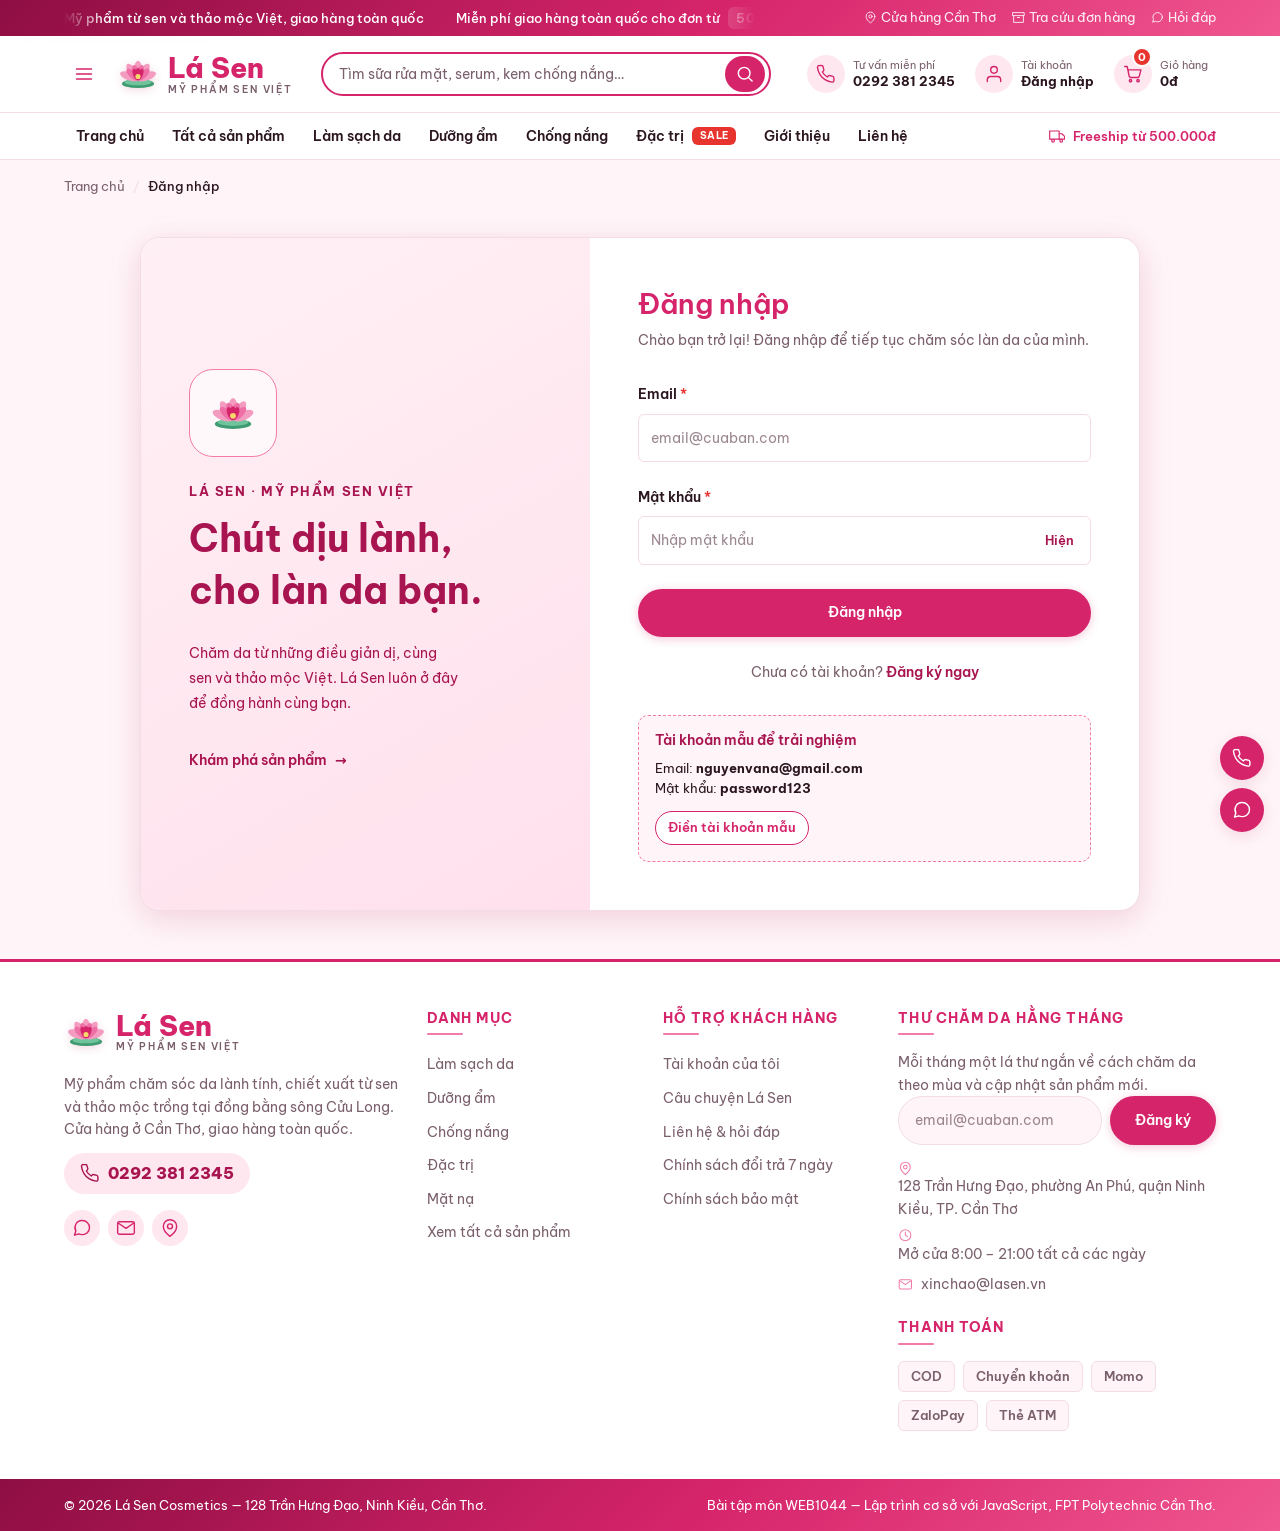
<file: login.html>
<!DOCTYPE html>
<html lang="vi">
  <head>
    <meta charset="UTF-8" />
    <meta name="viewport" content="width=device-width, initial-scale=1.0" />
    <title>Đăng nhập — Lá Sen</title>
    <meta
      name="description"
      content="Tạo tài khoản hoặc đăng nhập Lá Sen để cập nhật hồ sơ, theo dõi đơn hàng và lưu sản phẩm yêu thích."
    />
    <link rel="stylesheet" href="css/base.css" />
    <link rel="stylesheet" href="css/components.css" />
    <link rel="stylesheet" href="css/pages/auth.css" />
  </head>
  <body>
    <a class="skip-link" href="#main">Bỏ qua tới nội dung chính</a>

    <div class="topbar">
      <div class="container topbar__inner">
        <p class="topbar__promo">
          <span class="topbar__track">
            <span class="topbar__message">Mỹ phẩm từ sen và thảo mộc Việt, giao hàng toàn quốc</span>
            <span class="topbar__message">Miễn phí giao hàng toàn quốc cho đơn từ <b>500.000đ</b></span>
            <span class="topbar__message">Đổi trả trong <b>7 ngày</b>, kể cả khi lọ đã mở nắp</span>
            <span class="topbar__message" aria-hidden="true">Mỹ phẩm từ sen và thảo mộc Việt, giao hàng toàn quốc</span>
            <span class="topbar__message" aria-hidden="true"
              >Miễn phí giao hàng toàn quốc cho đơn từ <b>500.000đ</b></span
            >
            <span class="topbar__message" aria-hidden="true">Đổi trả trong <b>7 ngày</b>, kể cả khi lọ đã mở nắp</span>
          </span>
        </p>

        <ul class="topbar__links">
          <li>
            <a class="topbar__link" href="contact.html">
              <svg class="icon" aria-hidden="true"><use href="#i-pin"></use></svg>
              Cửa hàng Cần Thơ
            </a>
          </li>
          <li>
            <a class="topbar__link" href="contact.html">
              <svg class="icon" aria-hidden="true"><use href="#i-box"></use></svg>
              Tra cứu đơn hàng
            </a>
          </li>
          <li>
            <a class="topbar__link" href="contact.html">
              <svg class="icon" aria-hidden="true"><use href="#i-chat"></use></svg>
              Hỏi đáp
            </a>
          </li>
        </ul>
      </div>
    </div>

    <header class="header" data-header>
      <div class="container header__inner">
        <button
          class="header__toggle"
          type="button"
          aria-label="Mở menu danh mục"
          aria-expanded="false"
          aria-controls="site-nav"
          data-nav-toggle
        >
          <svg class="icon" aria-hidden="true">
            <use href="#i-menu"></use>
          </svg>
        </button>

        <a class="logo" href="index.html">
          <svg class="logo__mark" aria-hidden="true">
            <use href="#i-lotus"></use>
          </svg>
          <span class="logo__name">
            <span class="logo__text">Lá Sen</span>
            <span class="logo__sub">Mỹ phẩm sen Việt</span>
          </span>
        </a>

        <form class="search" role="search" action="products.html" method="get" data-search-form>
          <label class="sr-only" for="site-search">Tìm sản phẩm</label>
          <div class="search__control">
            <input
              class="search__input"
              type="search"
              id="site-search"
              name="q"
              autocomplete="off"
              placeholder="Tìm sữa rửa mặt, serum, kem chống nắng…"
              data-search-input
            />
            <button class="search__btn" type="submit" aria-label="Tìm kiếm">
              <svg class="icon" aria-hidden="true">
                <use href="#i-search"></use>
              </svg>
            </button>
          </div>
          <div class="search__suggest" data-search-suggest></div>
        </form>

        <div class="header__actions">
          <button class="header__search-toggle" type="button" aria-label="Mở ô tìm kiếm" data-search-toggle>
            <svg class="icon" aria-hidden="true">
              <use href="#i-search"></use>
            </svg>
          </button>

          <a class="header__act header__phone" href="tel:02923812345">
            <span class="header__act-ico">
              <svg class="icon" aria-hidden="true">
                <use href="#i-phone"></use>
              </svg>
            </span>
            <span class="header__act-txt">
              <span class="header__act-lbl">Tư vấn miễn phí</span>
              <span class="header__act-val">0292 381 2345</span>
            </span>
          </a>

          <a class="header__act" href="login.html">
            <span class="header__act-ico">
              <svg class="icon" aria-hidden="true">
                <use href="#i-user"></use>
              </svg>
            </span>
            <span class="header__act-txt">
              <span class="header__act-lbl">Tài khoản</span>
              <span class="header__act-val" data-account-name>Đăng nhập</span>
            </span>
          </a>

          <a class="header__act cart-btn" href="cart.html" aria-label="Giỏ hàng của bạn">
            <span class="header__act-ico">
              <svg class="icon" aria-hidden="true">
                <use href="#i-cart"></use>
              </svg>
            </span>
            <span class="cart-btn__count" data-cart-count>0</span>
            <span class="header__act-txt">
              <span class="header__act-lbl">Giỏ hàng</span>
              <span class="header__act-val" data-cart-total>0đ</span>
            </span>
          </a>
        </div>
      </div>

      <nav class="catnav" id="site-nav" aria-label="Danh mục sản phẩm" data-nav>
        <div class="container catnav__inner">
          <ul class="catnav__list">
            <li class="catnav__item"><a class="catnav__link" href="index.html" data-nav-key="home">Trang chủ</a></li>
            <li class="catnav__item">
              <a class="catnav__link" href="products.html" data-nav-key="products">Tất cả sản phẩm</a>
            </li>
            <li class="catnav__item"><a class="catnav__link" href="products.html?cat=lam-sach">Làm sạch da</a></li>
            <li class="catnav__item"><a class="catnav__link" href="products.html?cat=duong-am">Dưỡng ẩm</a></li>
            <li class="catnav__item"><a class="catnav__link" href="products.html?cat=chong-nang">Chống nắng</a></li>
            <li class="catnav__item">
              <a class="catnav__link" href="products.html?cat=dac-tri">Đặc trị <span class="catnav__tag">Sale</span></a>
            </li>
            <li class="catnav__item"><a class="catnav__link" href="about.html" data-nav-key="about">Giới thiệu</a></li>
            <li class="catnav__item"><a class="catnav__link" href="contact.html" data-nav-key="contact">Liên hệ</a></li>
          </ul>

          <p class="catnav__note">
            <svg class="icon" aria-hidden="true">
              <use href="#i-truck"></use>
            </svg>
            Freeship từ 500.000đ
          </p>
        </div>
      </nav>
    </header>

    <main id="main">
      <div class="container">
        <nav aria-label="Đường dẫn trang">
          <ol class="breadcrumb">
            <li class="breadcrumb__item"><a class="breadcrumb__link" href="index.html">Trang chủ</a></li>
            <li class="breadcrumb__item" aria-current="page">Đăng nhập</li>
          </ol>
        </nav>

        <div class="auth">
          <aside class="auth__intro" aria-label="Lá Sen — Mỹ phẩm sen Việt">
            <svg class="auth__lotus" aria-hidden="true"><use href="#i-lotus"></use></svg>
            <div>
              <p class="auth__eyebrow">Lá Sen · Mỹ phẩm sen Việt</p>
              <p class="auth__slogan">Chút dịu lành, cho làn da bạn.</p>
            </div>
            <p class="auth__intro-copy">
              Chăm da từ những điều giản dị, cùng sen và thảo mộc Việt. Lá Sen luôn ở đây để đồng hành cùng bạn.
            </p>
            <a class="auth__back" href="products.html">Khám phá sản phẩm <span aria-hidden="true">→</span></a>
          </aside>

          <section class="auth__body" aria-labelledby="auth-title">
            <h1 class="auth__title" id="auth-title">Đăng nhập</h1>
            <p class="auth__subtitle">Chào bạn trở lại! Đăng nhập để tiếp tục chăm sóc làn da của mình.</p>
            <noscript
              ><p class="auth__notice">
                Vui lòng bật JavaScript trong trình duyệt để sử dụng tính năng đăng nhập.
              </p></noscript
            >
            <form class="auth__form" data-auth-form="login" novalidate>
              <p class="auth__notice auth__notice--error" role="alert" tabindex="-1" data-auth-message hidden></p>
              <div class="field">
                <label class="field__label" for="auth-email"
                  >Email <span class="field__req" aria-hidden="true">*</span></label
                >
                <input
                  class="field__input"
                  type="email"
                  id="auth-email"
                  name="email"
                  autocomplete="email"
                  placeholder="email@cuaban.com"
                  required
                  aria-describedby="auth-error-email"
                  data-auth-input
                />

                <span class="field__error" id="auth-error-email"></span>
              </div>
              <div class="field">
                <label class="field__label" for="auth-password"
                  >Mật khẩu <span class="field__req" aria-hidden="true">*</span></label
                >
                <div class="auth__password">
                  <input
                    class="field__input"
                    type="password"
                    id="auth-password"
                    name="password"
                    autocomplete="current-password"
                    placeholder="Nhập mật khẩu"
                    required
                    aria-describedby="auth-error-password"
                    data-auth-input
                  /><button
                    class="auth__password-toggle"
                    type="button"
                    aria-label="Hiện mật khẩu"
                    aria-controls="auth-password"
                    aria-pressed="false"
                    data-password-toggle="auth-password"
                  >
                    Hiện
                  </button>
                </div>

                <span class="field__error" id="auth-error-password"></span>
              </div>
              <button class="btn btn--primary btn--block auth__submit" type="submit" data-auth-submit>Đăng nhập</button>
            </form>
            <p class="auth__switch">Chưa có tài khoản? <a class="auth__link" href="register.html">Đăng ký ngay</a></p>
            <aside class="auth__demo" aria-labelledby="demo-title">
              <h2 class="auth__demo-title" id="demo-title">Tài khoản mẫu để trải nghiệm</h2>
              <p>Email: <strong data-demo-email>nguyenvana@gmail.com</strong></p>
              <p>Mật khẩu: <strong data-demo-password>password123</strong></p>
              <button class="btn btn--outline btn--sm" type="button" data-fill-demo>Điền tài khoản mẫu</button>
            </aside>
          </section>
        </div>
      </div>
    </main>

    <footer class="footer">
      <div class="container footer__inner">
        <div class="footer__col">
          <a class="logo" href="index.html">
            <svg class="logo__mark" aria-hidden="true">
              <use href="#i-lotus"></use>
            </svg>
            <span class="logo__name">
              <span class="logo__text">Lá Sen</span>
              <span class="logo__sub">Mỹ phẩm sen Việt</span>
            </span>
          </a>
          <p class="footer__desc">
            Mỹ phẩm chăm sóc da lành tính, chiết xuất từ sen và thảo mộc trồng tại đồng bằng sông Cửu Long. Cửa hàng ở
            Cần Thơ, giao hàng toàn quốc.
          </p>

          <a class="footer__hotline" href="tel:02923812345">
            <svg class="icon" aria-hidden="true">
              <use href="#i-phone"></use>
            </svg>
            0292 381 2345
          </a>

          <ul class="footer__social">
            <li>
              <a href="contact.html" aria-label="Nhắn tin cho Lá Sen">
                <svg class="icon" aria-hidden="true">
                  <use href="#i-chat"></use>
                </svg>
              </a>
            </li>
            <li>
              <a href="mailto:xinchao@lasen.vn" aria-label="Gửi email cho Lá Sen">
                <svg class="icon" aria-hidden="true">
                  <use href="#i-mail"></use>
                </svg>
              </a>
            </li>
            <li>
              <a href="contact.html" aria-label="Xem đường đi tới cửa hàng">
                <svg class="icon" aria-hidden="true">
                  <use href="#i-pin"></use>
                </svg>
              </a>
            </li>
          </ul>
        </div>

        <div class="footer__col">
          <h2 class="footer__title">Danh mục</h2>
          <ul class="footer__list">
            <li><a class="footer__link" href="products.html?cat=lam-sach">Làm sạch da</a></li>
            <li><a class="footer__link" href="products.html?cat=duong-am">Dưỡng ẩm</a></li>
            <li><a class="footer__link" href="products.html?cat=chong-nang">Chống nắng</a></li>
            <li><a class="footer__link" href="products.html?cat=dac-tri">Đặc trị</a></li>
            <li><a class="footer__link" href="products.html?cat=mat-na">Mặt nạ</a></li>
            <li><a class="footer__link" href="products.html">Xem tất cả sản phẩm</a></li>
          </ul>
        </div>

        <div class="footer__col">
          <h2 class="footer__title">Hỗ trợ khách hàng</h2>
          <ul class="footer__list">
            <li><a class="footer__link" href="profile.html">Tài khoản của tôi</a></li>
            <li><a class="footer__link" href="about.html">Câu chuyện Lá Sen</a></li>
            <li><a class="footer__link" href="contact.html">Liên hệ &amp; hỏi đáp</a></li>
            <li><a class="footer__link" href="contact.html">Chính sách đổi trả 7 ngày</a></li>
            <li><a class="footer__link" href="contact.html">Chính sách bảo mật</a></li>
          </ul>
        </div>

        <div class="footer__col">
          <h2 class="footer__title">Thư chăm da hằng tháng</h2>
          <p class="footer__desc">Mỗi tháng một lá thư ngắn về cách chăm da theo mùa và cập nhật sản phẩm mới.</p>
          <form class="footer__form" data-newsletter-form novalidate>
            <div class="field field--inline">
              <label class="sr-only" for="footer-email">Email nhận thư</label>
              <input
                class="field__input"
                type="email"
                id="footer-email"
                name="email"
                placeholder="email@cuaban.com"
                data-newsletter-email
              />
              <button class="btn btn--primary" type="submit">Đăng ký</button>
            </div>
            <span class="field__error" data-error-for="newsletterEmail"></span>
          </form>

          <address class="footer__address">
            <span>
              <svg class="icon" aria-hidden="true">
                <use href="#i-pin"></use>
              </svg>
              128 Trần Hưng Đạo, phường An Phú, quận Ninh Kiều, TP. Cần Thơ
            </span>
            <span>
              <svg class="icon" aria-hidden="true">
                <use href="#i-clock"></use>
              </svg>
              Mở cửa 8:00 – 21:00 tất cả các ngày
            </span>
            <a class="footer__link" href="mailto:xinchao@lasen.vn">
              <svg class="icon" aria-hidden="true">
                <use href="#i-mail"></use>
              </svg>
              xinchao@lasen.vn
            </a>
          </address>

          <h3 class="footer__title">Thanh toán</h3>
          <ul class="footer__pay">
            <li>COD</li>
            <li>Chuyển khoản</li>
            <li>Momo</li>
            <li>ZaloPay</li>
            <li>Thẻ ATM</li>
          </ul>
        </div>
      </div>

      <div class="footer__bottom">
        <div class="container">
          <p>© 2026 Lá Sen Cosmetics — 128 Trần Hưng Đạo, Ninh Kiều, Cần Thơ.</p>
          <p>Bài tập môn WEB1044 — Lập trình cơ sở với JavaScript, FPT Polytechnic Cần Thơ.</p>
        </div>
      </div>
    </footer>

    <div class="floaties">
      <a class="floaty floaty--call" href="tel:02923812345" aria-label="Gọi tư vấn 0292 381 2345">
        <svg class="icon" aria-hidden="true">
          <use href="#i-phone"></use>
        </svg>
      </a>
      <a class="floaty" href="contact.html" aria-label="Nhắn tin cho Lá Sen">
        <svg class="icon" aria-hidden="true">
          <use href="#i-chat"></use>
        </svg>
      </a>
      <button class="floaty floaty--top" type="button" aria-label="Lên đầu trang" data-back-to-top>
        <svg class="icon" aria-hidden="true">
          <use href="#i-arrow-up"></use>
        </svg>
      </button>
    </div>

    <div class="toast-stack" aria-live="polite" aria-atomic="true" data-toast></div>

    <script type="module" src="js/app.js"></script>
  </body>
</html>
</file>
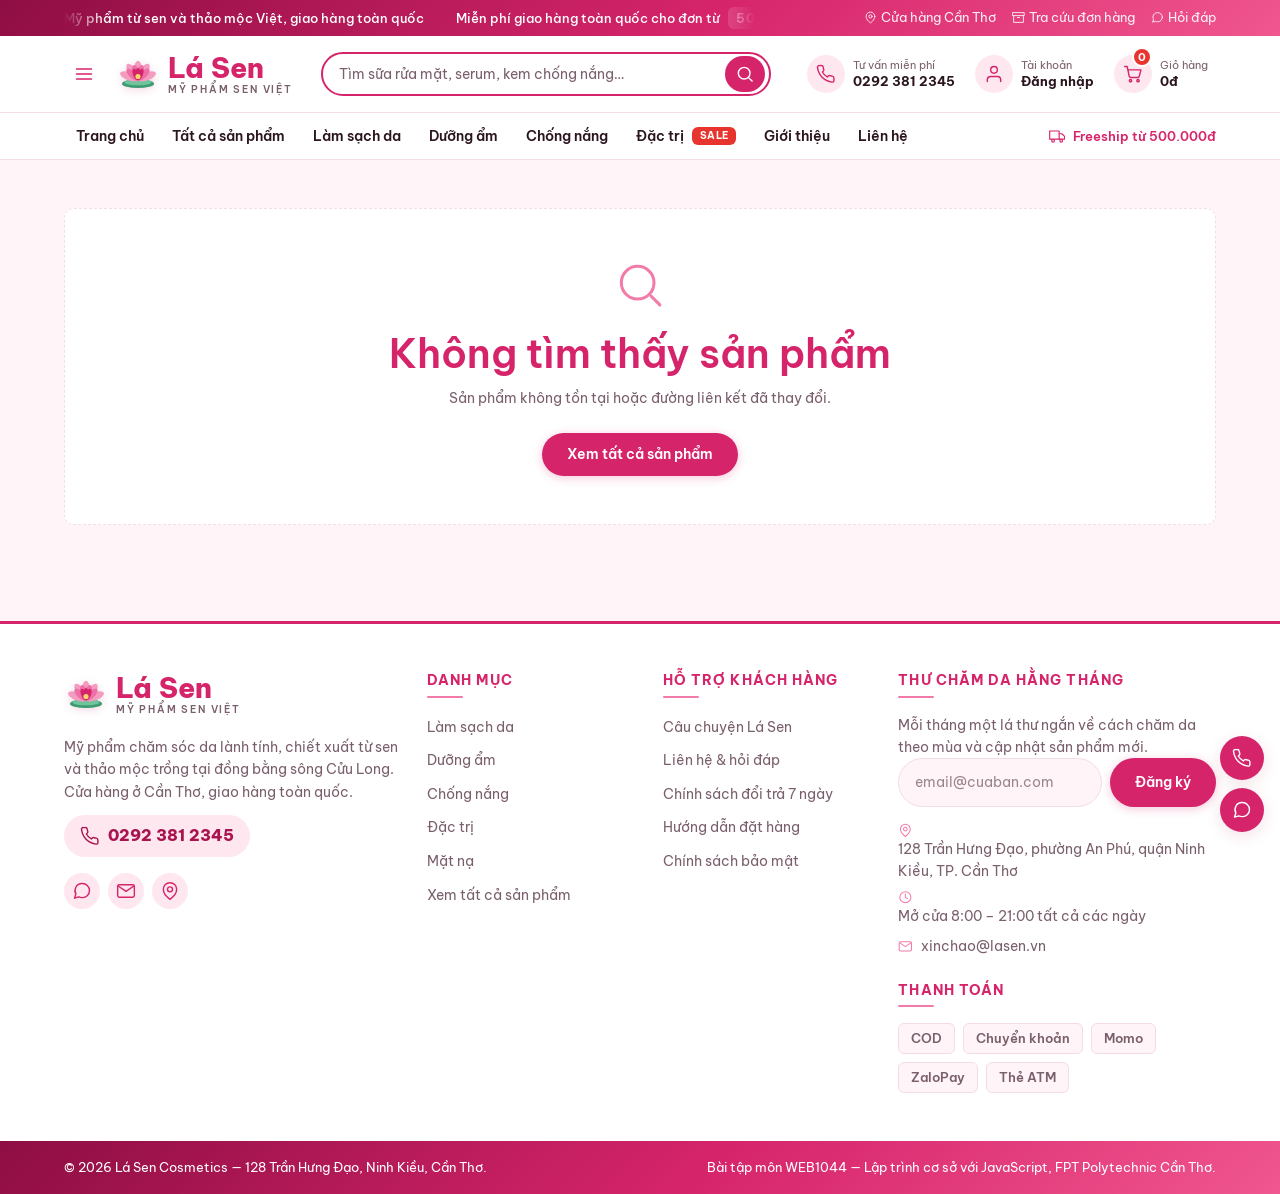
<file: product-detail.html>
<!DOCTYPE html>
<html lang="vi">
  <head>
    <meta charset="UTF-8" />
    <meta name="viewport" content="width=device-width, initial-scale=1.0" />
    <title>Serum Vitamin C 15% làm sáng da 30ml — Lá Sen</title>
    <meta
      name="description"
      content="Serum Vitamin C 15% dạng ổn định, làm sáng da và mờ vết thâm sau mụn. Bảng thành phần đầy đủ, cách dùng và đánh giá từ khách đã mua."
    />
    <link rel="stylesheet" href="css/base.css" />
    <link rel="stylesheet" href="css/components.css" />
    <link rel="stylesheet" href="css/pages/detail.css" />
  </head>
  <body>
    <a class="skip-link" href="#main">Bỏ qua tới nội dung chính</a>

    <div class="topbar">
      <div class="container topbar__inner">
        <p class="topbar__promo">
          <span class="topbar__track">
            <span class="topbar__message">Mỹ phẩm từ sen và thảo mộc Việt, giao hàng toàn quốc</span>
            <span class="topbar__message">Miễn phí giao hàng toàn quốc cho đơn từ <b>500.000đ</b></span>
            <span class="topbar__message">Đổi trả trong <b>7 ngày</b>, kể cả khi lọ đã mở nắp</span>
            <span class="topbar__message" aria-hidden="true">Mỹ phẩm từ sen và thảo mộc Việt, giao hàng toàn quốc</span>
            <span class="topbar__message" aria-hidden="true"
              >Miễn phí giao hàng toàn quốc cho đơn từ <b>500.000đ</b></span
            >
            <span class="topbar__message" aria-hidden="true">Đổi trả trong <b>7 ngày</b>, kể cả khi lọ đã mở nắp</span>
          </span>
        </p>

        <ul class="topbar__links">
          <li>
            <a class="topbar__link" href="contact.html">
              <svg class="icon" aria-hidden="true"><use href="#i-pin"></use></svg>
              Cửa hàng Cần Thơ
            </a>
          </li>
          <li>
            <a class="topbar__link" href="contact.html">
              <svg class="icon" aria-hidden="true"><use href="#i-box"></use></svg>
              Tra cứu đơn hàng
            </a>
          </li>
          <li>
            <a class="topbar__link" href="contact.html">
              <svg class="icon" aria-hidden="true"><use href="#i-chat"></use></svg>
              Hỏi đáp
            </a>
          </li>
        </ul>
      </div>
    </div>

    <header class="header" data-header>
      <div class="container header__inner">
        <button
          class="header__toggle"
          type="button"
          aria-label="Mở menu danh mục"
          aria-expanded="false"
          aria-controls="site-nav"
          data-nav-toggle
        >
          <svg class="icon" aria-hidden="true">
            <use href="#i-menu"></use>
          </svg>
        </button>

        <a class="logo" href="index.html">
          <svg class="logo__mark" aria-hidden="true">
            <use href="#i-lotus"></use>
          </svg>
          <span class="logo__name">
            <span class="logo__text">Lá Sen</span>
            <span class="logo__sub">Mỹ phẩm sen Việt</span>
          </span>
        </a>

        <form class="search" role="search" action="products.html" method="get" data-search-form>
          <label class="sr-only" for="site-search">Tìm sản phẩm</label>
          <div class="search__control">
            <input
              class="search__input"
              type="search"
              id="site-search"
              name="q"
              autocomplete="off"
              placeholder="Tìm sữa rửa mặt, serum, kem chống nắng…"
              data-search-input
            />
            <button class="search__btn" type="submit" aria-label="Tìm kiếm">
              <svg class="icon" aria-hidden="true">
                <use href="#i-search"></use>
              </svg>
            </button>
          </div>
          <div class="search__suggest" data-search-suggest></div>
        </form>

        <div class="header__actions">
          <button class="header__search-toggle" type="button" aria-label="Mở ô tìm kiếm" data-search-toggle>
            <svg class="icon" aria-hidden="true">
              <use href="#i-search"></use>
            </svg>
          </button>

          <a class="header__act header__phone" href="tel:02923812345">
            <span class="header__act-ico">
              <svg class="icon" aria-hidden="true">
                <use href="#i-phone"></use>
              </svg>
            </span>
            <span class="header__act-txt">
              <span class="header__act-lbl">Tư vấn miễn phí</span>
              <span class="header__act-val">0292 381 2345</span>
            </span>
          </a>

          <a class="header__act" href="login.html" data-account-link>
            <span class="header__act-ico">
              <svg class="icon" aria-hidden="true">
                <use href="#i-user"></use>
              </svg>
            </span>
            <span class="header__act-txt">
              <span class="header__act-lbl">Tài khoản</span>
              <span class="header__act-val" data-account-name>Đăng nhập</span>
            </span>
          </a>

          <a class="header__act cart-btn" href="cart.html" aria-label="Giỏ hàng của bạn">
            <span class="header__act-ico">
              <svg class="icon" aria-hidden="true">
                <use href="#i-cart"></use>
              </svg>
            </span>
            <span class="cart-btn__count" data-cart-count>0</span>
            <span class="header__act-txt">
              <span class="header__act-lbl">Giỏ hàng</span>
              <span class="header__act-val" data-cart-total>0đ</span>
            </span>
          </a>
        </div>
      </div>

      <nav class="catnav" id="site-nav" aria-label="Danh mục sản phẩm" data-nav>
        <div class="container catnav__inner">
          <ul class="catnav__list">
            <li class="catnav__item"><a class="catnav__link" href="index.html" data-nav-key="home">Trang chủ</a></li>
            <li class="catnav__item">
              <a class="catnav__link" href="products.html" data-nav-key="products">Tất cả sản phẩm</a>
            </li>
            <li class="catnav__item"><a class="catnav__link" href="products.html?cat=lam-sach">Làm sạch da</a></li>
            <li class="catnav__item"><a class="catnav__link" href="products.html?cat=duong-am">Dưỡng ẩm</a></li>
            <li class="catnav__item"><a class="catnav__link" href="products.html?cat=chong-nang">Chống nắng</a></li>
            <li class="catnav__item">
              <a class="catnav__link" href="products.html?cat=dac-tri">Đặc trị <span class="catnav__tag">Sale</span></a>
            </li>
            <li class="catnav__item"><a class="catnav__link" href="about.html" data-nav-key="about">Giới thiệu</a></li>
            <li class="catnav__item"><a class="catnav__link" href="contact.html" data-nav-key="contact">Liên hệ</a></li>
          </ul>

          <p class="catnav__note">
            <svg class="icon" aria-hidden="true">
              <use href="#i-truck"></use>
            </svg>
            Freeship từ 500.000đ
          </p>
        </div>
      </nav>
    </header>

    <main id="main">
      <div class="container">
        <nav aria-label="Đường dẫn trang">
          <ol class="breadcrumb">
            <li class="breadcrumb__item"><a class="breadcrumb__link" href="index.html">Trang chủ</a></li>
            <li class="breadcrumb__item"><a class="breadcrumb__link" href="products.html">Sản phẩm</a></li>
            <li class="breadcrumb__item"><a class="breadcrumb__link" href="products.html">Đặc trị</a></li>
            <li class="breadcrumb__item" aria-current="page">Serum Vitamin C 15%</li>
          </ol>
        </nav>

        <article class="detail" data-product data-id="p2">
          <div class="detail__gallery" data-gallery>
            <div class="gallery__main">
              <img
                class="gallery__img"
                src="https://images.unsplash.com/photo-1631729371254-42c2892f0e6e?w=800&q=80"
                alt="Lọ serum Vitamin C 15% Lá Sen 30ml bằng thuỷ tinh nâu, ống nhỏ giọt"
                data-gallery-main
              />
              <span class="badge badge--sale gallery__badge">-25%</span>
            </div>
            <ul class="gallery__thumbs">
              <li>
                <button
                  class="gallery__thumb is-active"
                  type="button"
                  aria-label="Xem ảnh 1: toàn cảnh lọ serum"
                  data-gallery-thumb
                  data-src="https://images.unsplash.com/photo-1599305090598-fe179d501227?w=800&q=80"
                >
                  <img
                    src="https://images.unsplash.com/photo-1574158622682-e40e69881006?w=800&q=80"
                    alt="Toàn cảnh lọ serum Vitamin C 15% của Lá Sen"
                  />
                </button>
              </li>
              <li>
                <button
                  class="gallery__thumb"
                  type="button"
                  aria-label="Xem ảnh 2: cận cảnh ống nhỏ giọt"
                  data-gallery-thumb
                  data-src="https://images.unsplash.com/photo-1596462502278-27bfdc403348?w=800&q=80"
                >
                  <img
                    src="https://images.unsplash.com/photo-1601049541289-9b1b7bbbfe19?w=800&q=80"
                    alt="Cận cảnh ống nhỏ giọt và kết cấu serum màu vàng nhạt"
                  />
                </button>
              </li>
              <li>
                <button
                  class="gallery__thumb"
                  type="button"
                  aria-label="Xem ảnh 3: mặt sau hộp giấy in thành phần"
                  data-gallery-thumb
                  data-src="https://images.unsplash.com/photo-1599305090598-fe179d501227?w=800&q=80"
                >
                  <img
                    src="https://images.unsplash.com/photo-1608248543803-ba4f8c70ae0b?w=800&q=80"
                    alt="Mặt sau hộp giấy in danh sách thành phần và hạn dùng"
                  />
                </button>
              </li>
              <li>
                <button
                  class="gallery__thumb"
                  type="button"
                  aria-label="Xem ảnh 4: serum trên mu bàn tay"
                  data-gallery-thumb
                  data-src="https://images.unsplash.com/photo-1612817288484-6f916006741a?w=800&q=80"
                >
                  <img
                    src="https://images.unsplash.com/photo-1599305090598-fe179d501227?w=800&q=80"
                    alt="Một giọt serum tán trên mu bàn tay cho thấy kết cấu lỏng nhẹ"
                  />
                </button>
              </li>
            </ul>
          </div>

          <div class="detail__info">
            <p class="detail__brand"><a href="products.html">Lá Sen</a> · Đặc trị</p>
            <h1 class="detail__name">Serum Vitamin C 15% làm sáng da 30ml</h1>

            <p class="rating detail__rating" data-rating="4.9">
              <span class="rating__stars" aria-hidden="true">
                <svg class="rating__star"><use href="#i-star"></use></svg
                ><svg class="rating__star"><use href="#i-star"></use></svg
                ><svg class="rating__star"><use href="#i-star"></use></svg
                ><svg class="rating__star"><use href="#i-star"></use></svg
                ><svg class="rating__star"><use href="#i-star"></use></svg>
              </span>
              <span class="rating__value">4.9</span>
              <a class="rating__count" href="#panel-danh-gia">214 đánh giá</a>
              <span class="rating__count">· Đã bán 1.240</span>
            </p>

            <div class="detail__price">
              <span class="detail__price-now" data-price>289.000đ</span>
              <s class="detail__price-old" data-price-old>385.000đ</s>
              <span class="detail__save">Tiết kiệm 96.000đ</span>
            </div>

            <p class="detail__lead">
              Nồng độ 15% Ethyl Ascorbic Acid — dạng vitamin C ổn định, ít gây châm chích hơn L-Ascorbic Acid. Dùng buổi
              sáng để làm đều màu da và mờ dần vết thâm còn lại sau mụn.
            </p>

            <dl class="detail__specs">
              <div class="detail__spec">
                <dt>Dung tích</dt>
                <dd data-volume>30ml</dd>
              </div>
              <div class="detail__spec">
                <dt>Loại da phù hợp</dt>
                <dd data-skin>Mọi loại da, kể cả da nhạy cảm</dd>
              </div>
              <div class="detail__spec">
                <dt>Kết cấu</dt>
                <dd>Lỏng nhẹ, thấm nhanh, không nhờn</dd>
              </div>
              <div class="detail__spec">
                <dt>Xuất xứ</dt>
                <dd>Sản xuất tại Việt Nam</dd>
              </div>
              <div class="detail__spec">
                <dt>Hạn dùng</dt>
                <dd>36 tháng kể từ ngày sản xuất, 6 tháng sau khi mở nắp</dd>
              </div>
            </dl>

            <p class="detail__stock" data-stock="in-stock">
              <svg class="icon" aria-hidden="true"><use href="#i-check"></use></svg>
              Còn hàng — <span data-stock-count>28</span> sản phẩm tại kho Cần Thơ
            </p>

            <div class="detail__buy">
              <div class="detail__qty">
                <span class="detail__qty-label" id="qty-label">Số lượng</span>
                <div class="qty">
                  <button class="qty__btn" type="button" aria-label="Giảm một sản phẩm" data-qty-minus>
                    <svg class="icon" aria-hidden="true"><use href="#i-minus"></use></svg>
                  </button>
                  <input
                    class="qty__input"
                    type="number"
                    value="1"
                    min="1"
                    max="28"
                    step="1"
                    aria-labelledby="qty-label"
                    data-qty-input
                  />
                  <button class="qty__btn" type="button" aria-label="Tăng một sản phẩm" data-qty-plus>
                    <svg class="icon" aria-hidden="true"><use href="#i-plus"></use></svg>
                  </button>
                </div>
              </div>

              <div class="detail__actions">
                <button class="btn btn--outline btn--lg detail__add" type="button" data-add-to-cart data-id="p2">
                  <svg class="icon" aria-hidden="true"><use href="#i-cart"></use></svg>
                  Thêm vào giỏ
                </button>
                <button
                  class="btn btn--outline btn--icon btn--lg"
                  type="button"
                  aria-label="Lưu vào danh sách yêu thích"
                  data-wishlist
                  data-id="p2"
                >
                  <svg class="icon" aria-hidden="true"><use href="#i-heart"></use></svg>
                </button>
              </div>
              <button class="btn btn--primary btn--lg detail__buy-now" type="button" data-buy-now>
                <svg class="icon" aria-hidden="true"><use href="#i-bolt"></use></svg>
                Mua ngay
              </button>
            </div>

            <ul class="detail__assure">
              <li>
                <svg class="icon" aria-hidden="true"><use href="#i-shield"></use></svg>
                Hàng chính hãng, có tem chống giả
              </li>
              <li>
                <svg class="icon" aria-hidden="true"><use href="#i-truck"></use></svg>
                Giao nội thành Cần Thơ trong 4 giờ
              </li>
              <li>
                <svg class="icon" aria-hidden="true"><use href="#i-refresh"></use></svg>
                Đổi trả trong 7 ngày nếu da kích ứng
              </li>
            </ul>
          </div>
        </article>

        <section class="section detail__tabs" aria-label="Thông tin chi tiết sản phẩm">
          <div class="tabs" data-tabs>
            <div class="tabs__list" role="tablist" aria-label="Nhóm thông tin sản phẩm">
              <button
                class="tabs__btn is-active"
                type="button"
                role="tab"
                id="tab-mo-ta"
                aria-controls="panel-mo-ta"
                aria-selected="true"
                data-tab="mo-ta"
              >
                Mô tả
              </button>
              <button
                class="tabs__btn"
                type="button"
                role="tab"
                id="tab-thanh-phan"
                aria-controls="panel-thanh-phan"
                aria-selected="false"
                data-tab="thanh-phan"
              >
                Thành phần
              </button>
              <button
                class="tabs__btn"
                type="button"
                role="tab"
                id="tab-cach-dung"
                aria-controls="panel-cach-dung"
                aria-selected="false"
                data-tab="cach-dung"
              >
                Cách dùng
              </button>
              <button
                class="tabs__btn"
                type="button"
                role="tab"
                id="tab-danh-gia"
                aria-controls="panel-danh-gia"
                aria-selected="false"
                data-tab="danh-gia"
              >
                Đánh giá (214)
              </button>
            </div>

            <div
              class="tabs__panel prose"
              role="tabpanel"
              id="panel-mo-ta"
              aria-labelledby="tab-mo-ta"
              data-tab-panel="mo-ta"
            >
              <h2>Serum này giải quyết chuyện gì</h2>
              <p>
                Sau một đợt mụn, chỗ mụn cũ thường để lại vết thâm đỏ hoặc nâu nhạt và phải mất nhiều tháng mới mờ.
                Vitamin C rút ngắn quãng đó bằng cách ức chế enzyme tyrosinase — enzyme khiến da sinh melanin — đồng
                thời chống lại gốc tự do sinh ra khi da tiếp xúc với nắng và khói bụi.
              </p>
              <p>
                Lá Sen chọn Ethyl Ascorbic Acid thay vì L-Ascorbic Acid vì hai lý do. Thứ nhất, nó không đổi màu và
                không mất tác dụng nhanh khi lọ đã mở. Thứ hai, độ pH của công thức nằm quanh 5.5 nên da mỏng và da nhạy
                cảm dùng được mà ít bị châm chích.
              </p>
              <h3>Sau bao lâu thì thấy khác</h3>
              <p>
                Da đều màu hơn rõ nhất từ tuần thứ tư đến tuần thứ tám, với điều kiện dùng đều mỗi sáng và luôn thoa kem
                chống nắng sau đó. Nếu bỏ bước chống nắng, vết thâm sẽ quay lại nhanh hơn tốc độ serum làm mờ chúng.
              </p>
              <h3>Không phù hợp với ai</h3>
              <p>
                Da đang có vết thương hở, đang bong tróc do dùng thuốc bôi trị mụn theo toa, hoặc vừa làm laser trong
                vòng bảy ngày thì nên hoãn lại. Nếu bạn đang dùng retinol buổi tối, hãy tách hai hoạt chất ra hai buổi
                thay vì chồng lên nhau.
              </p>
            </div>

            <div
              class="tabs__panel is-hidden"
              role="tabpanel"
              id="panel-thanh-phan"
              aria-labelledby="tab-thanh-phan"
              data-tab-panel="thanh-phan"
            >
              <div class="table-scroll">
                <table class="ing-table">
                  <caption class="ing-table__caption">
                    Bảng thành phần đầy đủ theo thứ tự tỷ lệ giảm dần, trích từ nhãn hộp lô sản xuất tháng 06/2026.
                  </caption>
                  <thead>
                    <tr>
                      <th scope="col">Tên thành phần</th>
                      <th scope="col">Vai trò</th>
                      <th scope="col">Tỷ lệ</th>
                    </tr>
                  </thead>
                  <tbody>
                    <tr>
                      <th scope="row">Aqua (nước tinh khiết)</th>
                      <td>Dung môi nền</td>
                      <td>—</td>
                    </tr>
                    <tr>
                      <th scope="row">3-O-Ethyl Ascorbic Acid</th>
                      <td>Dẫn xuất vitamin C ổn định — làm sáng, mờ thâm</td>
                      <td>15%</td>
                    </tr>
                    <tr>
                      <th scope="row">Propanediol</th>
                      <td>Giữ ẩm, giúp hoạt chất thấm đều</td>
                      <td>8%</td>
                    </tr>
                    <tr>
                      <th scope="row">Nelumbo Nucifera (chiết xuất lá sen)</th>
                      <td>Chống oxy hoá, làm dịu da</td>
                      <td>3%</td>
                    </tr>
                    <tr>
                      <th scope="row">Niacinamide</th>
                      <td>Củng cố hàng rào bảo vệ da, giảm đỏ</td>
                      <td>2%</td>
                    </tr>
                    <tr>
                      <th scope="row">Sodium Hyaluronate</th>
                      <td>Cấp ẩm, giữ nước ở lớp sừng</td>
                      <td>1%</td>
                    </tr>
                    <tr>
                      <th scope="row">Panthenol (vitamin B5)</th>
                      <td>Làm dịu, hỗ trợ phục hồi</td>
                      <td>1%</td>
                    </tr>
                    <tr>
                      <th scope="row">Tocopherol (vitamin E)</th>
                      <td>Chống oxy hoá, ổn định công thức</td>
                      <td>0,5%</td>
                    </tr>
                    <tr>
                      <th scope="row">Citric Acid</th>
                      <td>Điều chỉnh độ pH về khoảng 5,5</td>
                      <td>vừa đủ</td>
                    </tr>
                    <tr>
                      <th scope="row">Phenoxyethanol, Ethylhexylglycerin</th>
                      <td>Hệ bảo quản</td>
                      <td>&lt; 1%</td>
                    </tr>
                  </tbody>
                </table>
              </div>
              <div class="prose">
                <h3>Những gì không có trong lọ này</h3>
                <p>
                  Không cồn khô, không hương liệu tổng hợp, không paraben, không dầu khoáng và không màu nhân tạo. Sản
                  phẩm không thử nghiệm trên động vật.
                </p>
              </div>
            </div>

            <div
              class="tabs__panel is-hidden prose"
              role="tabpanel"
              id="panel-cach-dung"
              aria-labelledby="tab-cach-dung"
              data-tab-panel="cach-dung"
            >
              <h2>Dùng vào buổi sáng, sau bước toner</h2>
              <ol class="steps">
                <li class="steps__item">
                  <h3 class="steps__title">Rửa mặt và thấm khô</h3>
                  <p>Da còn ẩm nhẹ là tốt nhất. Da ướt sũng sẽ làm loãng serum.</p>
                </li>
                <li class="steps__item">
                  <h3 class="steps__title">Nhỏ 3–4 giọt ra lòng bàn tay</h3>
                  <p>Vỗ nhẹ lên hai má, trán và cằm. Tránh vùng sát mí mắt.</p>
                </li>
                <li class="steps__item">
                  <h3 class="steps__title">Chờ khoảng một phút</h3>
                  <p>Để serum thấm hẳn trước khi qua bước kem dưỡng.</p>
                </li>
                <li class="steps__item">
                  <h3 class="steps__title">Luôn kết thúc bằng kem chống nắng</h3>
                  <p>Bước này bắt buộc. Không có nó, công của serum bị xoá mỗi lần bạn ra nắng.</p>
                </li>
              </ol>
              <h3>Nếu bạn mới dùng vitamin C lần đầu</h3>
              <p>
                Tuần đầu dùng cách ngày để da làm quen, sau đó chuyển sang mỗi ngày. Thoa thử một ít ở góc hàm và chờ 24
                giờ trước khi dùng lên cả mặt.
              </p>
              <h3>Bảo quản</h3>
              <p>
                Đậy kín, để nơi khô mát, tránh ánh nắng chiếu trực tiếp. Serum ngả sang màu vàng đậm hoặc cam là dấu
                hiệu đã oxy hoá, nên ngừng dùng.
              </p>
            </div>

            <div
              class="tabs__panel is-hidden"
              role="tabpanel"
              id="panel-danh-gia"
              aria-labelledby="tab-danh-gia"
              data-tab-panel="danh-gia"
            >
              <div class="reviews">
                <div class="reviews__summary">
                  <p class="reviews__score">4.9<span>/5</span></p>
                  <p class="rating">
                    <span class="rating__stars" aria-hidden="true">
                      <svg class="rating__star"><use href="#i-star"></use></svg
                      ><svg class="rating__star"><use href="#i-star"></use></svg
                      ><svg class="rating__star"><use href="#i-star"></use></svg
                      ><svg class="rating__star"><use href="#i-star"></use></svg
                      ><svg class="rating__star"><use href="#i-star"></use></svg>
                    </span>
                    <span class="rating__count">214 đánh giá từ khách đã mua</span>
                  </p>
                  <button class="btn btn--outline btn--block" type="button" data-review-open>
                    Viết đánh giá của bạn
                  </button>
                </div>

                <ul class="reviews__list" data-list="reviews">
                  <li class="review">
                    <p class="review__head">
                      <span class="review__author">Nguyễn Thảo My</span>
                      <span class="review__date">28/07/2026</span>
                    </p>
                    <p class="rating">
                      <span class="rating__stars" aria-label="5 trên 5 sao">
                        <svg class="rating__star"><use href="#i-star"></use></svg
                        ><svg class="rating__star"><use href="#i-star"></use></svg
                        ><svg class="rating__star"><use href="#i-star"></use></svg
                        ><svg class="rating__star"><use href="#i-star"></use></svg
                        ><svg class="rating__star"><use href="#i-star"></use></svg>
                      </span>
                    </p>
                    <p class="review__text">
                      Da mình dầu và hay bị thâm sau mụn. Dùng hết một lọ trong khoảng bảy tuần thì mấy vết thâm ở cằm
                      nhạt đi thấy rõ. Thấm nhanh, không bết, thoa kem chống nắng lên trên không bị vón.
                    </p>
                  </li>
                  <li class="review">
                    <p class="review__head">
                      <span class="review__author">Trần Quốc Bảo</span>
                      <span class="review__date">15/07/2026</span>
                    </p>
                    <p class="rating">
                      <span class="rating__stars" aria-label="5 trên 5 sao">
                        <svg class="rating__star"><use href="#i-star"></use></svg
                        ><svg class="rating__star"><use href="#i-star"></use></svg
                        ><svg class="rating__star"><use href="#i-star"></use></svg
                        ><svg class="rating__star"><use href="#i-star"></use></svg
                        ><svg class="rating__star"><use href="#i-star"></use></svg>
                      </span>
                    </p>
                    <p class="review__text">
                      Mua ở cửa hàng Trần Hưng Đạo, được bạn nhân viên thử lên tay trước khi lấy. Không mùi, không rát.
                      Nam giới da thường như mình dùng ổn.
                    </p>
                  </li>
                  <li class="review">
                    <p class="review__head">
                      <span class="review__author">Lê Minh Châu</span>
                      <span class="review__date">02/07/2026</span>
                    </p>
                    <p class="rating">
                      <span class="rating__stars" aria-label="4 trên 5 sao">
                        <svg class="rating__star"><use href="#i-star"></use></svg
                        ><svg class="rating__star"><use href="#i-star"></use></svg
                        ><svg class="rating__star"><use href="#i-star"></use></svg
                        ><svg class="rating__star"><use href="#i-star"></use></svg
                        ><svg class="rating__star rating__star--off"><use href="#i-star"></use></svg>
                      </span>
                    </p>
                    <p class="review__text">
                      Hiệu quả thì mình hài lòng, trừ một điểm: ống nhỏ giọt hút hơi ít, mỗi lần phải bóp hai lần mới đủ
                      cho cả mặt. Mong shop đổi loại ống dài hơn.
                    </p>
                  </li>
                </ul>

                <button class="btn btn--ghost btn--block" type="button" data-reviews-more>Xem thêm đánh giá</button>
              </div>
            </div>
          </div>
        </section>

        <section class="section" aria-labelledby="related-title">
          <div class="section__head">
            <h2 id="related-title">Sản phẩm tương tự</h2>
            <a class="section__link" href="products.html">
              Xem tất cả
              <svg class="icon" aria-hidden="true"><use href="#i-arrow-right"></use></svg>
            </a>
          </div>

          <div class="grid" data-list="related"></div>
        </section>

        <section class="section" aria-labelledby="recent-title">
          <div class="section__head">
            <h2 id="recent-title">Đã xem gần đây</h2>
            <button class="section__link" type="button" data-recent-clear>Xoá lịch sử xem</button>
          </div>

          <div class="grid" data-list="recent"></div>
        </section>
      </div>
    </main>

    <footer class="footer">
      <div class="container footer__inner">
        <div class="footer__col">
          <a class="logo" href="index.html">
            <svg class="logo__mark" aria-hidden="true">
              <use href="#i-lotus"></use>
            </svg>
            <span class="logo__name">
              <span class="logo__text">Lá Sen</span>
              <span class="logo__sub">Mỹ phẩm sen Việt</span>
            </span>
          </a>
          <p class="footer__desc">
            Mỹ phẩm chăm sóc da lành tính, chiết xuất từ sen và thảo mộc trồng tại đồng bằng sông Cửu Long. Cửa hàng ở
            Cần Thơ, giao hàng toàn quốc.
          </p>

          <a class="footer__hotline" href="tel:02923812345">
            <svg class="icon" aria-hidden="true">
              <use href="#i-phone"></use>
            </svg>
            0292 381 2345
          </a>

          <ul class="footer__social">
            <li>
              <a href="contact.html" aria-label="Nhắn tin cho Lá Sen">
                <svg class="icon" aria-hidden="true">
                  <use href="#i-chat"></use>
                </svg>
              </a>
            </li>
            <li>
              <a href="mailto:xinchao@lasen.vn" aria-label="Gửi email cho Lá Sen">
                <svg class="icon" aria-hidden="true">
                  <use href="#i-mail"></use>
                </svg>
              </a>
            </li>
            <li>
              <a href="contact.html" aria-label="Xem đường đi tới cửa hàng">
                <svg class="icon" aria-hidden="true">
                  <use href="#i-pin"></use>
                </svg>
              </a>
            </li>
          </ul>
        </div>

        <div class="footer__col">
          <h2 class="footer__title">Danh mục</h2>
          <ul class="footer__list">
            <li><a class="footer__link" href="products.html?cat=lam-sach">Làm sạch da</a></li>
            <li><a class="footer__link" href="products.html?cat=duong-am">Dưỡng ẩm</a></li>
            <li><a class="footer__link" href="products.html?cat=chong-nang">Chống nắng</a></li>
            <li><a class="footer__link" href="products.html?cat=dac-tri">Đặc trị</a></li>
            <li><a class="footer__link" href="products.html?cat=mat-na">Mặt nạ</a></li>
            <li><a class="footer__link" href="products.html">Xem tất cả sản phẩm</a></li>
          </ul>
        </div>

        <div class="footer__col">
          <h2 class="footer__title">Hỗ trợ khách hàng</h2>
          <ul class="footer__list">
            <li><a class="footer__link" href="about.html">Câu chuyện Lá Sen</a></li>
            <li><a class="footer__link" href="contact.html">Liên hệ &amp; hỏi đáp</a></li>
            <li><a class="footer__link" href="contact.html">Chính sách đổi trả 7 ngày</a></li>
            <li><a class="footer__link" href="contact.html">Hướng dẫn đặt hàng</a></li>
            <li><a class="footer__link" href="contact.html">Chính sách bảo mật</a></li>
          </ul>
        </div>

        <div class="footer__col">
          <h2 class="footer__title">Thư chăm da hằng tháng</h2>
          <p class="footer__desc">Mỗi tháng một lá thư ngắn về cách chăm da theo mùa và cập nhật sản phẩm mới.</p>
          <form class="footer__form" data-newsletter-form novalidate>
            <div class="field field--inline">
              <label class="sr-only" for="footer-email">Email nhận thư</label>
              <input
                class="field__input"
                type="email"
                id="footer-email"
                name="email"
                placeholder="email@cuaban.com"
                data-newsletter-email
              />
              <button class="btn btn--primary" type="submit">Đăng ký</button>
            </div>
            <span class="field__error" data-error-for="newsletterEmail"></span>
          </form>

          <address class="footer__address">
            <span>
              <svg class="icon" aria-hidden="true">
                <use href="#i-pin"></use>
              </svg>
              128 Trần Hưng Đạo, phường An Phú, quận Ninh Kiều, TP. Cần Thơ
            </span>
            <span>
              <svg class="icon" aria-hidden="true">
                <use href="#i-clock"></use>
              </svg>
              Mở cửa 8:00 – 21:00 tất cả các ngày
            </span>
            <a class="footer__link" href="mailto:xinchao@lasen.vn">
              <svg class="icon" aria-hidden="true">
                <use href="#i-mail"></use>
              </svg>
              xinchao@lasen.vn
            </a>
          </address>

          <h3 class="footer__title">Thanh toán</h3>
          <ul class="footer__pay">
            <li>COD</li>
            <li>Chuyển khoản</li>
            <li>Momo</li>
            <li>ZaloPay</li>
            <li>Thẻ ATM</li>
          </ul>
        </div>
      </div>

      <div class="footer__bottom">
        <div class="container">
          <p>© 2026 Lá Sen Cosmetics — 128 Trần Hưng Đạo, Ninh Kiều, Cần Thơ.</p>
          <p>Bài tập môn WEB1044 — Lập trình cơ sở với JavaScript, FPT Polytechnic Cần Thơ.</p>
        </div>
      </div>
    </footer>

    <div class="floaties">
      <a class="floaty floaty--call" href="tel:02923812345" aria-label="Gọi tư vấn 0292 381 2345">
        <svg class="icon" aria-hidden="true">
          <use href="#i-phone"></use>
        </svg>
      </a>
      <a class="floaty" href="contact.html" aria-label="Nhắn tin cho Lá Sen">
        <svg class="icon" aria-hidden="true">
          <use href="#i-chat"></use>
        </svg>
      </a>
      <button class="floaty floaty--top" type="button" aria-label="Lên đầu trang" data-back-to-top>
        <svg class="icon" aria-hidden="true">
          <use href="#i-arrow-up"></use>
        </svg>
      </button>
    </div>

    <div class="toast-stack" aria-live="polite" aria-atomic="true" data-toast></div>

    <script type="module" src="js/app.js"></script>
  </body>
</html>
</file>
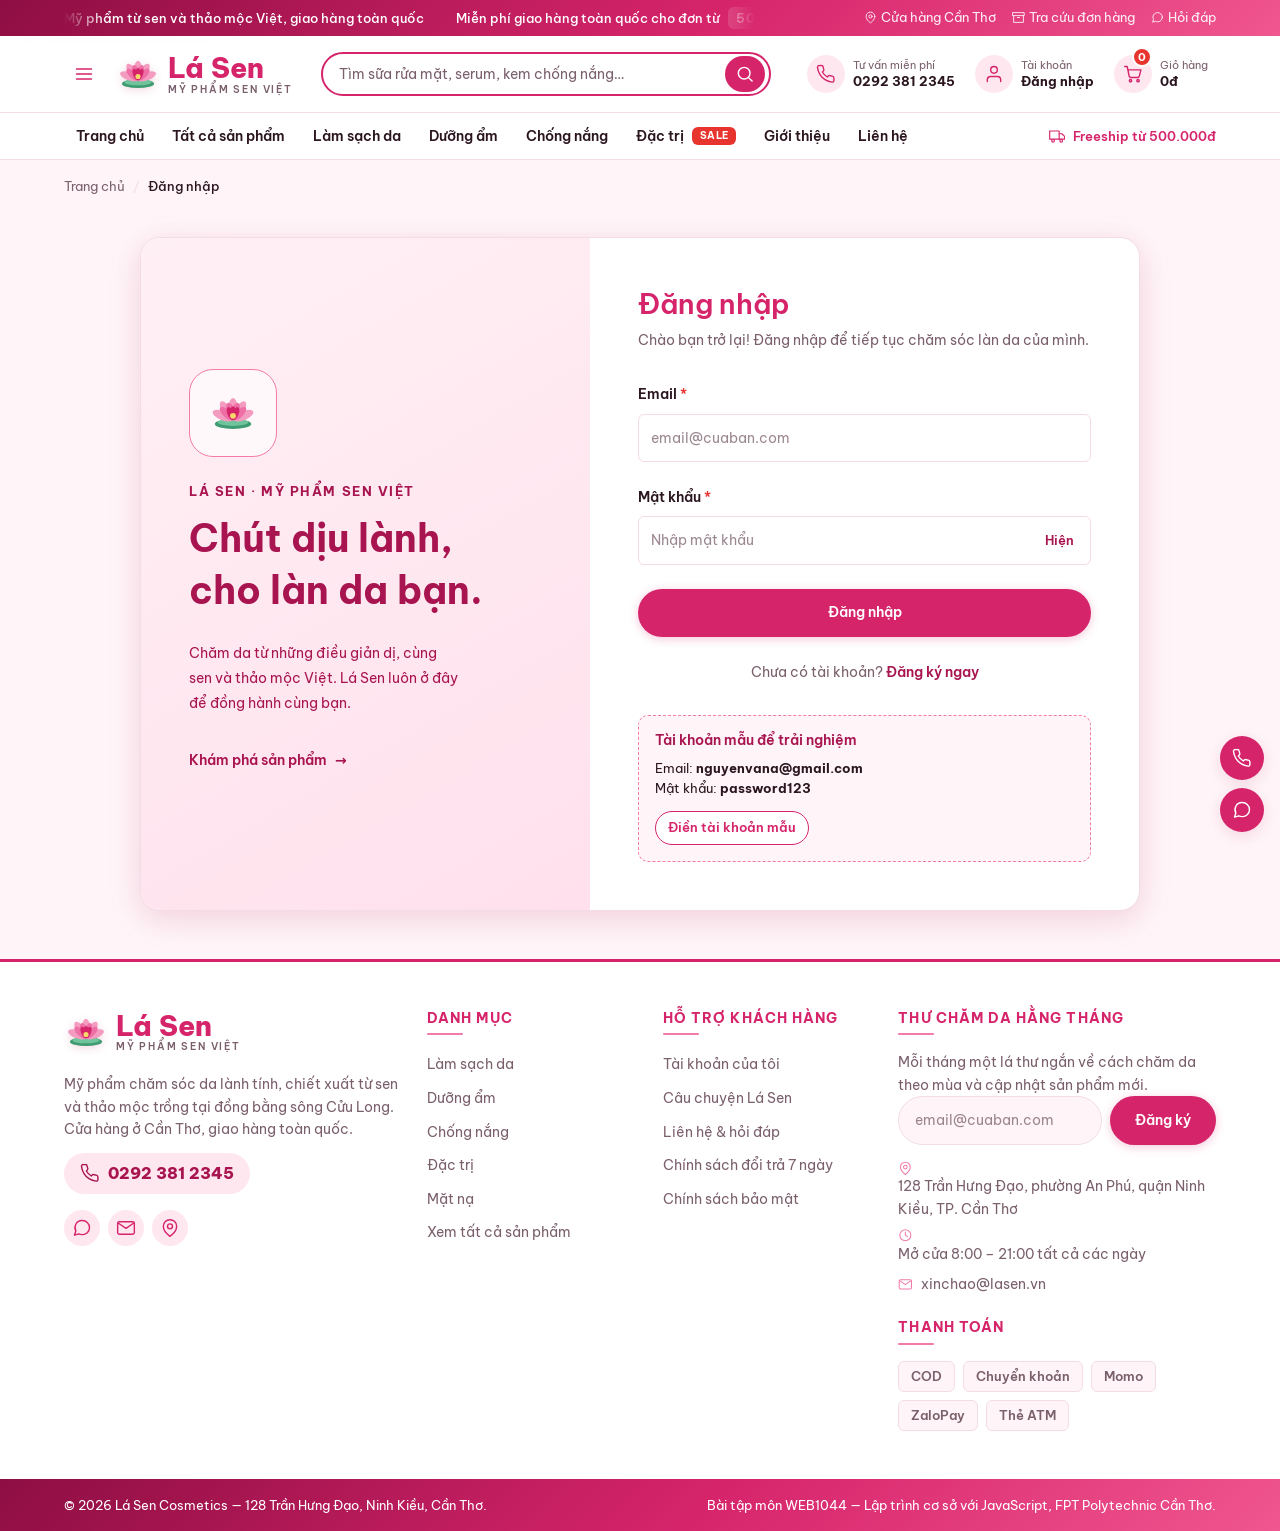
<file: profile.html>
<!DOCTYPE html>
<html lang="vi">
  <head>
    <meta charset="UTF-8" />
    <meta name="viewport" content="width=device-width, initial-scale=1.0" />
    <title>Tài khoản của tôi — Lá Sen</title>
    <meta
      name="description"
      content="Trang tài khoản Lá Sen: xem lại đơn đã đặt, sửa thông tin cá nhân, quản lý sổ địa chỉ giao hàng và danh sách sản phẩm yêu thích."
    />
    <link rel="stylesheet" href="css/base.css" />
    <link rel="stylesheet" href="css/components.css" />
    <link rel="stylesheet" href="css/pages/profile.css" />
  </head>
  <body>
    <a class="skip-link" href="#main">Bỏ qua tới nội dung chính</a>

    <div class="topbar">
      <div class="container topbar__inner">
        <p class="topbar__promo">
          <span class="topbar__track">
            <span class="topbar__message">Mỹ phẩm từ sen và thảo mộc Việt, giao hàng toàn quốc</span>
            <span class="topbar__message">Miễn phí giao hàng toàn quốc cho đơn từ <b>500.000đ</b></span>
            <span class="topbar__message">Đổi trả trong <b>7 ngày</b>, kể cả khi lọ đã mở nắp</span>
            <span class="topbar__message" aria-hidden="true">Mỹ phẩm từ sen và thảo mộc Việt, giao hàng toàn quốc</span>
            <span class="topbar__message" aria-hidden="true"
              >Miễn phí giao hàng toàn quốc cho đơn từ <b>500.000đ</b></span
            >
            <span class="topbar__message" aria-hidden="true">Đổi trả trong <b>7 ngày</b>, kể cả khi lọ đã mở nắp</span>
          </span>
        </p>

        <ul class="topbar__links">
          <li>
            <a class="topbar__link" href="contact.html">
              <svg class="icon" aria-hidden="true"><use href="#i-pin"></use></svg>
              Cửa hàng Cần Thơ
            </a>
          </li>
          <li>
            <a class="topbar__link" href="contact.html">
              <svg class="icon" aria-hidden="true"><use href="#i-box"></use></svg>
              Tra cứu đơn hàng
            </a>
          </li>
          <li>
            <a class="topbar__link" href="contact.html">
              <svg class="icon" aria-hidden="true"><use href="#i-chat"></use></svg>
              Hỏi đáp
            </a>
          </li>
        </ul>
      </div>
    </div>

    <header class="header" data-header>
      <div class="container header__inner">
        <button
          class="header__toggle"
          type="button"
          aria-label="Mở menu danh mục"
          aria-expanded="false"
          aria-controls="site-nav"
          data-nav-toggle
        >
          <svg class="icon" aria-hidden="true">
            <use href="#i-menu"></use>
          </svg>
        </button>

        <a class="logo" href="index.html">
          <svg class="logo__mark" aria-hidden="true">
            <use href="#i-lotus"></use>
          </svg>
          <span class="logo__name">
            <span class="logo__text">Lá Sen</span>
            <span class="logo__sub">Mỹ phẩm sen Việt</span>
          </span>
        </a>

        <form class="search" role="search" action="products.html" method="get" data-search-form>
          <label class="sr-only" for="site-search">Tìm sản phẩm</label>
          <div class="search__control">
            <input
              class="search__input"
              type="search"
              id="site-search"
              name="q"
              autocomplete="off"
              placeholder="Tìm sữa rửa mặt, serum, kem chống nắng…"
              data-search-input
            />
            <button class="search__btn" type="submit" aria-label="Tìm kiếm">
              <svg class="icon" aria-hidden="true">
                <use href="#i-search"></use>
              </svg>
            </button>
          </div>
          <div class="search__suggest" data-search-suggest></div>
        </form>

        <div class="header__actions">
          <button class="header__search-toggle" type="button" aria-label="Mở ô tìm kiếm" data-search-toggle>
            <svg class="icon" aria-hidden="true">
              <use href="#i-search"></use>
            </svg>
          </button>

          <a class="header__act header__phone" href="tel:02923812345">
            <span class="header__act-ico">
              <svg class="icon" aria-hidden="true">
                <use href="#i-phone"></use>
              </svg>
            </span>
            <span class="header__act-txt">
              <span class="header__act-lbl">Tư vấn miễn phí</span>
              <span class="header__act-val">0292 381 2345</span>
            </span>
          </a>

          <a class="header__act" href="login.html" data-account-link aria-current="page">
            <span class="header__act-ico">
              <svg class="icon" aria-hidden="true">
                <use href="#i-user"></use>
              </svg>
            </span>
            <span class="header__act-txt">
              <span class="header__act-lbl">Tài khoản</span>
              <span class="header__act-val" data-account-name>Đăng nhập</span>
            </span>
          </a>

          <a class="header__act cart-btn" href="cart.html" aria-label="Giỏ hàng của bạn">
            <span class="header__act-ico">
              <svg class="icon" aria-hidden="true">
                <use href="#i-cart"></use>
              </svg>
            </span>
            <span class="cart-btn__count" data-cart-count>0</span>
            <span class="header__act-txt">
              <span class="header__act-lbl">Giỏ hàng</span>
              <span class="header__act-val" data-cart-total>0đ</span>
            </span>
          </a>
        </div>
      </div>

      <nav class="catnav" id="site-nav" aria-label="Danh mục sản phẩm" data-nav>
        <div class="container catnav__inner">
          <ul class="catnav__list">
            <li class="catnav__item"><a class="catnav__link" href="index.html" data-nav-key="home">Trang chủ</a></li>
            <li class="catnav__item">
              <a class="catnav__link" href="products.html" data-nav-key="products">Tất cả sản phẩm</a>
            </li>
            <li class="catnav__item"><a class="catnav__link" href="products.html?cat=lam-sach">Làm sạch da</a></li>
            <li class="catnav__item"><a class="catnav__link" href="products.html?cat=duong-am">Dưỡng ẩm</a></li>
            <li class="catnav__item"><a class="catnav__link" href="products.html?cat=chong-nang">Chống nắng</a></li>
            <li class="catnav__item">
              <a class="catnav__link" href="products.html?cat=dac-tri">Đặc trị <span class="catnav__tag">Sale</span></a>
            </li>
            <li class="catnav__item"><a class="catnav__link" href="about.html" data-nav-key="about">Giới thiệu</a></li>
            <li class="catnav__item"><a class="catnav__link" href="contact.html" data-nav-key="contact">Liên hệ</a></li>
          </ul>

          <p class="catnav__note">
            <svg class="icon" aria-hidden="true">
              <use href="#i-truck"></use>
            </svg>
            Freeship từ 500.000đ
          </p>
        </div>
      </nav>
    </header>

    <main id="main">
      <div class="container">
        <nav aria-label="Đường dẫn trang">
          <ol class="breadcrumb">
            <li class="breadcrumb__item"><a class="breadcrumb__link" href="index.html">Trang chủ</a></li>
            <li class="breadcrumb__item" aria-current="page">Tài khoản của tôi</li>
          </ol>
        </nav>

        <div class="page-head">
          <h1 class="page-head__title">Tài khoản của tôi</h1>
          <p class="page-head__desc">
            Xem lại đơn đã đặt, sửa thông tin liên hệ và quản lý sổ địa chỉ giao hàng. Thông tin ở đây chỉ hiển thị trên
            máy bạn, Lá Sen không chia sẻ cho bên thứ ba.
          </p>
        </div>

        <div class="account">
          <aside class="account__side">
            <div class="account-card">
              <span class="account-card__avatar" aria-hidden="true" data-account-avatar>?</span>
              <p class="account-card__name" data-account-name>Hồ sơ</p>
              <p class="account-card__email" data-account-email></p>
              <p class="account-card__since">
                <svg class="icon" aria-hidden="true"><use href="#i-clock"></use></svg>
                <span data-account-since></span>
              </p>
            </div>

            <nav class="account-nav" aria-label="Mục trong tài khoản">
              <div class="account-nav__list" role="tablist" aria-orientation="vertical" data-account-tabs>
                <button
                  class="account-nav__btn is-active"
                  type="button"
                  role="tab"
                  id="tab-ho-so"
                  aria-controls="panel-ho-so"
                  aria-selected="true"
                  data-account-tab="ho-so"
                >
                  <svg class="icon" aria-hidden="true"><use href="#i-user"></use></svg>
                  Hồ sơ của tôi
                </button>
                <button
                  class="account-nav__btn"
                  type="button"
                  role="tab"
                  id="tab-don-hang"
                  aria-controls="panel-don-hang"
                  aria-selected="false"
                  data-account-tab="don-hang"
                >
                  <svg class="icon" aria-hidden="true"><use href="#i-box"></use></svg>
                  Đơn hàng
                  <span class="account-nav__count" data-orders-count>0</span>
                </button>
                <button
                  class="account-nav__btn"
                  type="button"
                  role="tab"
                  id="tab-dia-chi"
                  aria-controls="panel-dia-chi"
                  aria-selected="false"
                  data-account-tab="dia-chi"
                >
                  <svg class="icon" aria-hidden="true"><use href="#i-pin"></use></svg>
                  Sổ địa chỉ
                  <span class="account-nav__count" data-addresses-count>0</span>
                </button>
                <button
                  class="account-nav__btn"
                  type="button"
                  role="tab"
                  id="tab-yeu-thich"
                  aria-controls="panel-yeu-thich"
                  aria-selected="false"
                  data-account-tab="yeu-thich"
                >
                  <svg class="icon" aria-hidden="true"><use href="#i-heart"></use></svg>
                  Yêu thích
                  <span class="account-nav__count" data-wishlist-count>0</span>
                </button>
              </div>

              <button class="account-nav__btn account-nav__btn--out" type="button" data-logout>
                <svg class="icon" aria-hidden="true"><use href="#i-logout"></use></svg>
                Đăng xuất
              </button>
            </nav>
          </aside>

          <div class="account__main">
            <section
              class="panel"
              role="tabpanel"
              id="panel-ho-so"
              aria-labelledby="tab-ho-so"
              data-account-panel="ho-so"
            >
              <div class="panel__head">
                <h2 class="panel__title">Hồ sơ của tôi</h2>
                <p class="panel__desc">
                  Tên và số điện thoại ở đây được điền sẵn khi bạn đặt hàng, sửa một lần là dùng cho các đơn sau.
                </p>
              </div>

              <form class="panel__body" data-profile-form novalidate>
                <div class="form-grid">
                  <div class="field">
                    <label class="field__label" for="pf-name"
                      >Họ và tên <span class="field__req" aria-hidden="true">*</span></label
                    >
                    <input
                      class="field__input"
                      type="text"
                      id="pf-name"
                      name="hoTen"
                      autocomplete="name"
                      required
                      aria-describedby="err-pf-name"
                      data-input="hoTen"
                    />
                    <span class="field__error" id="err-pf-name" data-error-for="profileHoTen"></span>
                  </div>

                  <div class="field">
                    <label class="field__label" for="pf-phone"
                      >Số điện thoại <span class="field__req" aria-hidden="true">*</span></label
                    >
                    <input
                      class="field__input"
                      type="tel"
                      id="pf-phone"
                      name="soDienThoai"
                      autocomplete="tel"
                      inputmode="numeric"
                      required
                      aria-describedby="err-pf-phone"
                      data-input="soDienThoai"
                    />
                    <span class="field__error" id="err-pf-phone" data-error-for="profileSoDienThoai"></span>
                  </div>

                  <div class="field">
                    <label class="field__label" for="pf-email"
                      >Email <span class="field__req" aria-hidden="true">*</span></label
                    >
                    <input
                      class="field__input"
                      type="email"
                      id="pf-email"
                      name="email"
                      autocomplete="email"
                      required
                      aria-describedby="hint-pf-email err-pf-email"
                      data-input="email"
                    />
                    <span class="field__hint" id="hint-pf-email">Email này cũng là tên đăng nhập của bạn.</span>
                    <span class="field__error" id="err-pf-email" data-error-for="profileEmail"></span>
                  </div>

                  <div class="field">
                    <label class="field__label" for="pf-birth">Ngày sinh</label>
                    <input
                      class="field__input"
                      type="date"
                      id="pf-birth"
                      name="ngaySinh"
                      aria-describedby="hint-pf-birth"
                      data-input="ngaySinh"
                    />
                    <span class="field__hint" id="hint-pf-birth"
                      >Ngày sinh giúp Lá Sen hiểu thêm về bạn khi tư vấn chăm sóc da.</span
                    >
                  </div>

                  <div class="field">
                    <label class="field__label" for="pf-skin">Loại da</label>
                    <select class="field__select" id="pf-skin" name="loaiDa" data-input="loaiDa">
                      <option value="">Chưa xác định</option>
                      <option value="da-dau">Da dầu</option>
                      <option value="da-kho">Da khô</option>
                      <option value="da-hon-hop">Da hỗn hợp</option>
                      <option value="da-nhay-cam">Da nhạy cảm</option>
                      <option value="moi-loai-da">Mọi loại da</option>
                    </select>
                    <span class="field__hint">Dùng để gợi ý sản phẩm hợp da bạn ở trang chủ.</span>
                  </div>

                  <div class="field">
                    <span class="field__label" id="lbl-pf-gender">Giới tính</span>
                    <div class="radio-row" role="radiogroup" aria-labelledby="lbl-pf-gender">
                      <label class="check">
                        <input
                          class="check__input"
                          type="radio"
                          name="gioiTinh"
                          value="nu"
                          checked
                          data-input="gioiTinh"
                        />
                        <span class="check__text">Nữ</span>
                      </label>
                      <label class="check">
                        <input class="check__input" type="radio" name="gioiTinh" value="nam" data-input="gioiTinh" />
                        <span class="check__text">Nam</span>
                      </label>
                      <label class="check">
                        <input class="check__input" type="radio" name="gioiTinh" value="khac" data-input="gioiTinh" />
                        <span class="check__text">Không nêu</span>
                      </label>
                    </div>
                  </div>
                </div>

                <label class="check">
                  <input class="check__input" type="checkbox" name="nhanBanTin" checked data-input="nhanBanTin" />
                  <span class="check__text">Nhận thư chăm da hằng tháng và cập nhật sản phẩm mới qua email.</span>
                </label>

                <div class="panel__actions">
                  <button class="btn btn--primary" type="submit" data-profile-submit>Lưu thay đổi</button>
                  <button class="btn btn--ghost" type="reset" data-profile-reset>Hoàn tác</button>
                </div>
              </form>
            </section>

            <section
              class="panel is-hidden"
              role="tabpanel"
              id="panel-don-hang"
              aria-labelledby="tab-don-hang"
              data-account-panel="don-hang"
            >
              <div class="panel__head">
                <h2 class="panel__title">Đơn hàng của tôi</h2>
                <p class="panel__desc">
                  Đơn đã giao được giữ lại trong 12 tháng. Muốn đổi trả thì bấm “Yêu cầu đổi trả” trong vòng 7 ngày kể
                  từ ngày nhận hàng.
                </p>
              </div>

              <div
                class="chip-row panel__filters"
                role="group"
                aria-label="Lọc đơn theo trạng thái"
                data-order-filters
              ></div>

              <div class="orders" data-list="orders"></div>

              <div class="empty is-hidden" data-orders-empty>
                <svg class="empty__icon" aria-hidden="true"><use href="#i-box"></use></svg>
                <h3 class="empty__title">Không có đơn nào ở trạng thái này</h3>
                <p class="empty__text">Thử chọn “Tất cả” để xem lại toàn bộ đơn, hoặc ghé cửa hàng xem có gì mới.</p>
                <div class="empty__actions">
                  <a class="btn btn--primary" href="products.html">Xem sản phẩm</a>
                </div>
              </div>
            </section>

            <section
              class="panel is-hidden"
              role="tabpanel"
              id="panel-dia-chi"
              aria-labelledby="tab-dia-chi"
              data-account-panel="dia-chi"
            >
              <div class="panel__head">
                <h2 class="panel__title">Sổ địa chỉ</h2>
                <p class="panel__desc">
                  Địa chỉ mặc định được điền sẵn ở bước thanh toán. Bạn lưu được tối đa năm địa chỉ.
                </p>
                <button class="btn btn--outline btn--sm panel__head-btn" type="button" data-address-add>
                  <svg class="icon" aria-hidden="true"><use href="#i-plus"></use></svg>
                  Thêm địa chỉ
                </button>
              </div>

              <div class="address-form-box is-hidden" data-address-form-box>
                <h3 class="address-form-box__title" data-address-form-title>Thêm địa chỉ mới</h3>
                <form data-address-form novalidate>
                  <input type="hidden" name="id" data-address-input="id" />

                  <div class="form-grid">
                    <div class="field">
                      <label class="field__label" for="addr-name"
                        >Họ và tên người nhận <span class="field__req" aria-hidden="true">*</span></label
                      >
                      <input
                        class="field__input"
                        type="text"
                        id="addr-name"
                        name="name"
                        autocomplete="name"
                        placeholder="Ví dụ: Nguyễn Thị Lan"
                        required
                        aria-describedby="err-addr-name"
                        data-address-input="name"
                      />
                      <span class="field__error" id="err-addr-name" data-error-for="addressName"></span>
                    </div>

                    <div class="field">
                      <label class="field__label" for="addr-phone"
                        >Số điện thoại <span class="field__req" aria-hidden="true">*</span></label
                      >
                      <input
                        class="field__input"
                        type="tel"
                        id="addr-phone"
                        name="phone"
                        autocomplete="tel"
                        inputmode="numeric"
                        placeholder="Ví dụ: 0912 345 678"
                        required
                        aria-describedby="err-addr-phone"
                        data-address-input="phone"
                      />
                      <span class="field__error" id="err-addr-phone" data-error-for="addressPhone"></span>
                    </div>

                    <div class="field form-grid__full">
                      <label class="field__label" for="addr-province"
                        >Tỉnh / Thành phố <span class="field__req" aria-hidden="true">*</span></label
                      >
                      <select
                        class="field__select"
                        id="addr-province"
                        name="province"
                        autocomplete="address-level1"
                        required
                        aria-describedby="err-addr-province"
                        data-address-input="province"
                      >
                        <option value="">Đang tải tỉnh / thành phố...</option>
                      </select>
                      <span class="field__error" id="err-addr-province" data-error-for="addressProvince"></span>
                    </div>

                    <div class="field form-grid__full">
                      <label class="field__label" for="addr-district"
                        >Quận / Huyện <span class="field__req" aria-hidden="true">*</span></label
                      >
                      <select
                        class="field__select"
                        id="addr-district"
                        name="district"
                        autocomplete="address-level2"
                        required
                        disabled
                        aria-describedby="err-addr-district"
                        data-address-input="district"
                      >
                        <option value="">Chọn tỉnh / thành phố trước</option>
                      </select>
                      <span class="field__error" id="err-addr-district" data-error-for="addressDistrict"></span>
                    </div>

                    <div class="field form-grid__full">
                      <label class="field__label" for="addr-address"
                        >Địa chỉ chi tiết <span class="field__req" aria-hidden="true">*</span></label
                      >
                      <input
                        class="field__input"
                        type="text"
                        id="addr-address"
                        name="address"
                        autocomplete="street-address"
                        placeholder="Số nhà, tên đường, phường/xã, quận/huyện, tỉnh/thành"
                        required
                        aria-describedby="err-addr-address"
                        data-address-input="address"
                      />
                      <span class="field__error" id="err-addr-address" data-error-for="addressDetail"></span>
                    </div>

                    <div class="field form-grid__full">
                      <label class="field__label" for="addr-note">Ghi chú giao hàng</label>
                      <input
                        class="field__input"
                        type="text"
                        id="addr-note"
                        name="note"
                        placeholder="Ví dụ: Nhà riêng, giao giờ hành chính..."
                        data-address-input="note"
                      />
                    </div>
                  </div>

                  <label
                    class="check"
                    style="margin-top: 14px; display: inline-flex; align-items: center; gap: 8px; cursor: pointer"
                  >
                    <input class="check__input" type="checkbox" name="isDefault" data-address-input="isDefault" />
                    <span class="check__text">Đặt làm địa chỉ mặc định</span>
                  </label>

                  <div class="panel__actions" style="margin-top: 16px">
                    <button class="btn btn--primary" type="submit" data-address-submit>Lưu địa chỉ</button>
                    <button class="btn btn--ghost" type="button" data-address-cancel>Huỷ</button>
                  </div>
                </form>
              </div>

              <div class="addresses" data-list="addresses">
                <article class="address address--default" data-address data-id="addr-1">
                  <div class="address__head">
                    <h3 class="address__name">Nguyễn Thị Lan</h3>
                    <span class="badge badge--soft">Mặc định</span>
                  </div>
                  <p class="address__line">
                    <svg class="icon" aria-hidden="true"><use href="#i-phone"></use></svg>
                    0912 345 678
                  </p>
                  <p class="address__line">
                    <svg class="icon" aria-hidden="true"><use href="#i-pin"></use></svg>
                    45/3 Nguyễn Văn Cừ, phường An Hoà, quận Ninh Kiều, TP. Cần Thơ
                  </p>
                  <p class="address__note">Nhà riêng — hẻm nhỏ, nhờ shipper gọi trước khi tới.</p>
                  <div class="address__actions">
                    <button class="btn btn--ghost btn--sm" type="button" data-address-edit data-id="addr-1">
                      <svg class="icon" aria-hidden="true"><use href="#i-pencil"></use></svg>
                      Sửa
                    </button>
                    <button
                      class="btn btn--ghost btn--sm address__remove"
                      type="button"
                      data-address-delete
                      data-id="addr-1"
                    >
                      <svg class="icon" aria-hidden="true"><use href="#i-trash"></use></svg>
                      Xoá
                    </button>
                  </div>
                </article>
              </div>

              <div class="empty is-hidden" data-addresses-empty>
                <svg class="empty__icon" aria-hidden="true"><use href="#i-pin"></use></svg>
                <h3 class="empty__title">Chưa có địa chỉ nào trong sổ</h3>
                <p class="empty__text">Thêm địa chỉ nhận hàng để không phải nhập lại mỗi lần thanh toán.</p>
                <div class="empty__actions">
                  <button class="btn btn--primary" type="button" data-address-add-empty>Thêm địa chỉ mới</button>
                </div>
              </div>
            </section>

            <section
              class="panel is-hidden"
              role="tabpanel"
              id="panel-yeu-thich"
              aria-labelledby="tab-yeu-thich"
              data-account-panel="yeu-thich"
            >
              <div class="panel__head">
                <h2 class="panel__title">Sản phẩm yêu thích</h2>
                <p class="panel__desc">
                  Danh sách này lưu trên máy bạn. Lá Sen báo qua email khi món trong đây vào đợt giảm giá.
                </p>
              </div>

              <div class="grid" data-list="wishlist"></div>

              <div class="empty is-hidden" data-wishlist-empty>
                <svg class="empty__icon" aria-hidden="true"><use href="#i-heart"></use></svg>
                <h3 class="empty__title">Chưa có sản phẩm yêu thích</h3>
                <p class="empty__text">Bấm hình trái tim ở thẻ sản phẩm để lưu lại những món bạn đang cân nhắc.</p>
                <div class="empty__actions">
                  <a class="btn btn--primary" href="products.html">Xem tất cả sản phẩm</a>
                </div>
              </div>
            </section>
          </div>
        </div>
      </div>
    </main>

    <footer class="footer">
      <div class="container footer__inner">
        <div class="footer__col">
          <a class="logo" href="index.html">
            <svg class="logo__mark" aria-hidden="true">
              <use href="#i-lotus"></use>
            </svg>
            <span class="logo__name">
              <span class="logo__text">Lá Sen</span>
              <span class="logo__sub">Mỹ phẩm sen Việt</span>
            </span>
          </a>
          <p class="footer__desc">
            Mỹ phẩm chăm sóc da lành tính, chiết xuất từ sen và thảo mộc trồng tại đồng bằng sông Cửu Long. Cửa hàng ở
            Cần Thơ, giao hàng toàn quốc.
          </p>

          <a class="footer__hotline" href="tel:02923812345">
            <svg class="icon" aria-hidden="true">
              <use href="#i-phone"></use>
            </svg>
            0292 381 2345
          </a>

          <ul class="footer__social">
            <li>
              <a href="contact.html" aria-label="Nhắn tin cho Lá Sen">
                <svg class="icon" aria-hidden="true">
                  <use href="#i-chat"></use>
                </svg>
              </a>
            </li>
            <li>
              <a href="mailto:xinchao@lasen.vn" aria-label="Gửi email cho Lá Sen">
                <svg class="icon" aria-hidden="true">
                  <use href="#i-mail"></use>
                </svg>
              </a>
            </li>
            <li>
              <a href="contact.html" aria-label="Xem đường đi tới cửa hàng">
                <svg class="icon" aria-hidden="true">
                  <use href="#i-pin"></use>
                </svg>
              </a>
            </li>
          </ul>
        </div>

        <div class="footer__col">
          <h2 class="footer__title">Danh mục</h2>
          <ul class="footer__list">
            <li><a class="footer__link" href="products.html?cat=lam-sach">Làm sạch da</a></li>
            <li><a class="footer__link" href="products.html?cat=duong-am">Dưỡng ẩm</a></li>
            <li><a class="footer__link" href="products.html?cat=chong-nang">Chống nắng</a></li>
            <li><a class="footer__link" href="products.html?cat=dac-tri">Đặc trị</a></li>
            <li><a class="footer__link" href="products.html?cat=mat-na">Mặt nạ</a></li>
            <li><a class="footer__link" href="products.html">Xem tất cả sản phẩm</a></li>
          </ul>
        </div>

        <div class="footer__col">
          <h2 class="footer__title">Hỗ trợ khách hàng</h2>
          <ul class="footer__list">
            <li><a class="footer__link" href="profile.html">Tài khoản của tôi</a></li>
            <li><a class="footer__link" href="about.html">Câu chuyện Lá Sen</a></li>
            <li><a class="footer__link" href="contact.html">Liên hệ &amp; hỏi đáp</a></li>
            <li><a class="footer__link" href="contact.html">Chính sách đổi trả 7 ngày</a></li>
            <li><a class="footer__link" href="contact.html">Chính sách bảo mật</a></li>
          </ul>
        </div>

        <div class="footer__col">
          <h2 class="footer__title">Thư chăm da hằng tháng</h2>
          <p class="footer__desc">Mỗi tháng một lá thư ngắn về cách chăm da theo mùa và cập nhật sản phẩm mới.</p>
          <form class="footer__form" data-newsletter-form novalidate>
            <div class="field field--inline">
              <label class="sr-only" for="footer-email">Email nhận thư</label>
              <input
                class="field__input"
                type="email"
                id="footer-email"
                name="email"
                placeholder="email@cuaban.com"
                data-newsletter-email
              />
              <button class="btn btn--primary" type="submit">Đăng ký</button>
            </div>
            <span class="field__error" data-error-for="newsletterEmail"></span>
          </form>

          <address class="footer__address">
            <span>
              <svg class="icon" aria-hidden="true">
                <use href="#i-pin"></use>
              </svg>
              128 Trần Hưng Đạo, phường An Phú, quận Ninh Kiều, TP. Cần Thơ
            </span>
            <span>
              <svg class="icon" aria-hidden="true">
                <use href="#i-clock"></use>
              </svg>
              Mở cửa 8:00 – 21:00 tất cả các ngày
            </span>
            <a class="footer__link" href="mailto:xinchao@lasen.vn">
              <svg class="icon" aria-hidden="true">
                <use href="#i-mail"></use>
              </svg>
              xinchao@lasen.vn
            </a>
          </address>

          <h3 class="footer__title">Thanh toán</h3>
          <ul class="footer__pay">
            <li>COD</li>
            <li>Chuyển khoản</li>
            <li>Momo</li>
            <li>ZaloPay</li>
            <li>Thẻ ATM</li>
          </ul>
        </div>
      </div>

      <div class="footer__bottom">
        <div class="container">
          <p>© 2026 Lá Sen Cosmetics — 128 Trần Hưng Đạo, Ninh Kiều, Cần Thơ.</p>
          <p>Bài tập môn WEB1044 — Lập trình cơ sở với JavaScript, FPT Polytechnic Cần Thơ.</p>
        </div>
      </div>
    </footer>

    <div class="floaties">
      <a class="floaty floaty--call" href="tel:02923812345" aria-label="Gọi tư vấn 0292 381 2345">
        <svg class="icon" aria-hidden="true">
          <use href="#i-phone"></use>
        </svg>
      </a>
      <a class="floaty" href="contact.html" aria-label="Nhắn tin cho Lá Sen">
        <svg class="icon" aria-hidden="true">
          <use href="#i-chat"></use>
        </svg>
      </a>
      <button class="floaty floaty--top" type="button" aria-label="Lên đầu trang" data-back-to-top>
        <svg class="icon" aria-hidden="true">
          <use href="#i-arrow-up"></use>
        </svg>
      </button>
    </div>

    <div class="toast-stack" aria-live="polite" aria-atomic="true" data-toast></div>

    <script type="module" src="js/app.js"></script>
  </body>
</html>
</file>
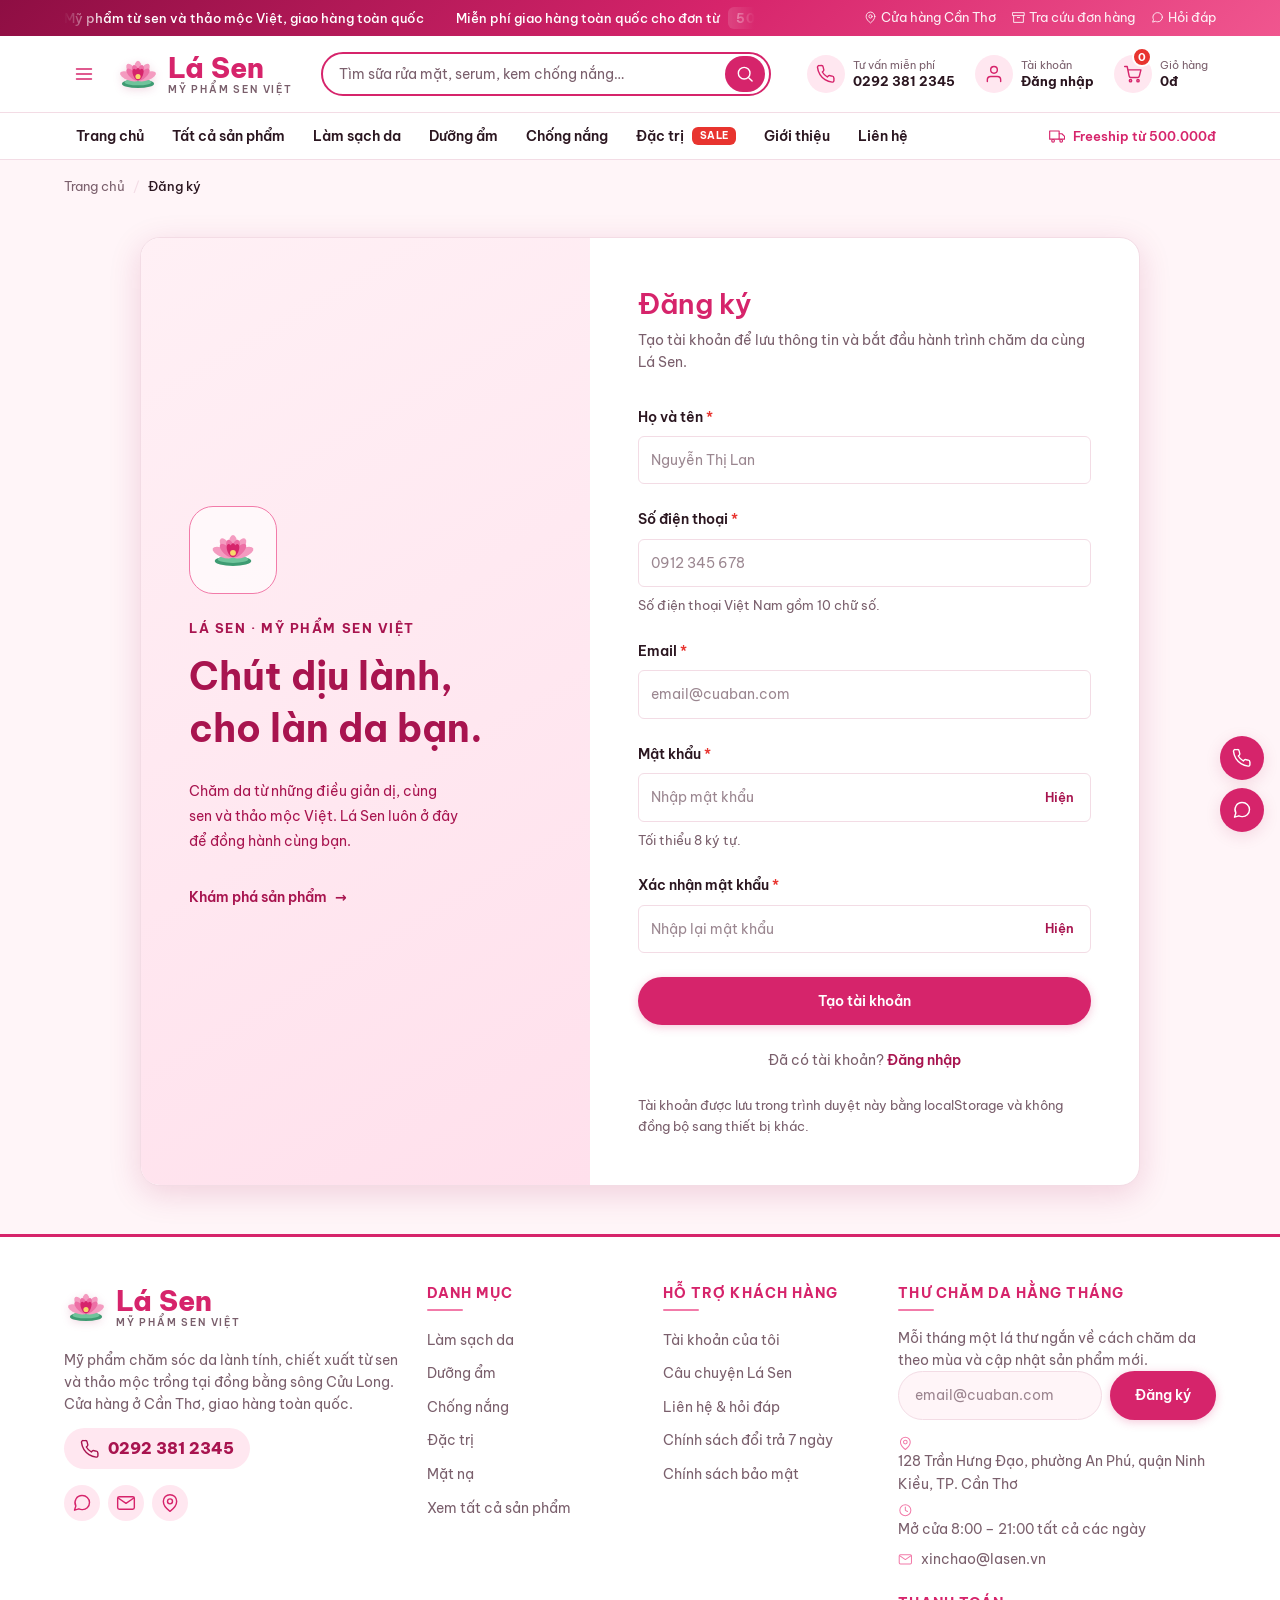
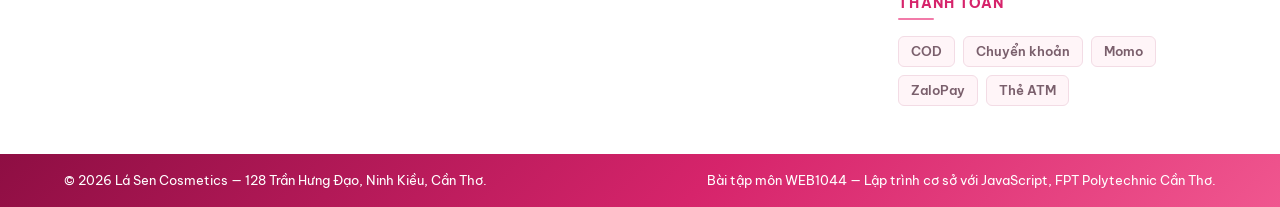
<file: register.html>
<!DOCTYPE html>
<html lang="vi">
  <head>
    <meta charset="UTF-8" />
    <meta name="viewport" content="width=device-width, initial-scale=1.0" />
    <title>Đăng ký — Lá Sen</title>
    <meta
      name="description"
      content="Tạo tài khoản hoặc đăng nhập Lá Sen để cập nhật hồ sơ, theo dõi đơn hàng và lưu sản phẩm yêu thích."
    />
    <link rel="stylesheet" href="css/base.css" />
    <link rel="stylesheet" href="css/components.css" />
    <link rel="stylesheet" href="css/pages/auth.css" />
  </head>
  <body>
    <a class="skip-link" href="#main">Bỏ qua tới nội dung chính</a>

    <div class="topbar">
      <div class="container topbar__inner">
        <p class="topbar__promo">
          <span class="topbar__track">
            <span class="topbar__message">Mỹ phẩm từ sen và thảo mộc Việt, giao hàng toàn quốc</span>
            <span class="topbar__message">Miễn phí giao hàng toàn quốc cho đơn từ <b>500.000đ</b></span>
            <span class="topbar__message">Đổi trả trong <b>7 ngày</b>, kể cả khi lọ đã mở nắp</span>
            <span class="topbar__message" aria-hidden="true">Mỹ phẩm từ sen và thảo mộc Việt, giao hàng toàn quốc</span>
            <span class="topbar__message" aria-hidden="true"
              >Miễn phí giao hàng toàn quốc cho đơn từ <b>500.000đ</b></span
            >
            <span class="topbar__message" aria-hidden="true">Đổi trả trong <b>7 ngày</b>, kể cả khi lọ đã mở nắp</span>
          </span>
        </p>

        <ul class="topbar__links">
          <li>
            <a class="topbar__link" href="contact.html">
              <svg class="icon" aria-hidden="true"><use href="#i-pin"></use></svg>
              Cửa hàng Cần Thơ
            </a>
          </li>
          <li>
            <a class="topbar__link" href="contact.html">
              <svg class="icon" aria-hidden="true"><use href="#i-box"></use></svg>
              Tra cứu đơn hàng
            </a>
          </li>
          <li>
            <a class="topbar__link" href="contact.html">
              <svg class="icon" aria-hidden="true"><use href="#i-chat"></use></svg>
              Hỏi đáp
            </a>
          </li>
        </ul>
      </div>
    </div>

    <header class="header" data-header>
      <div class="container header__inner">
        <button
          class="header__toggle"
          type="button"
          aria-label="Mở menu danh mục"
          aria-expanded="false"
          aria-controls="site-nav"
          data-nav-toggle
        >
          <svg class="icon" aria-hidden="true">
            <use href="#i-menu"></use>
          </svg>
        </button>

        <a class="logo" href="index.html">
          <svg class="logo__mark" aria-hidden="true">
            <use href="#i-lotus"></use>
          </svg>
          <span class="logo__name">
            <span class="logo__text">Lá Sen</span>
            <span class="logo__sub">Mỹ phẩm sen Việt</span>
          </span>
        </a>

        <form class="search" role="search" action="products.html" method="get" data-search-form>
          <label class="sr-only" for="site-search">Tìm sản phẩm</label>
          <div class="search__control">
            <input
              class="search__input"
              type="search"
              id="site-search"
              name="q"
              autocomplete="off"
              placeholder="Tìm sữa rửa mặt, serum, kem chống nắng…"
              data-search-input
            />
            <button class="search__btn" type="submit" aria-label="Tìm kiếm">
              <svg class="icon" aria-hidden="true">
                <use href="#i-search"></use>
              </svg>
            </button>
          </div>
          <div class="search__suggest" data-search-suggest></div>
        </form>

        <div class="header__actions">
          <button class="header__search-toggle" type="button" aria-label="Mở ô tìm kiếm" data-search-toggle>
            <svg class="icon" aria-hidden="true">
              <use href="#i-search"></use>
            </svg>
          </button>

          <a class="header__act header__phone" href="tel:02923812345">
            <span class="header__act-ico">
              <svg class="icon" aria-hidden="true">
                <use href="#i-phone"></use>
              </svg>
            </span>
            <span class="header__act-txt">
              <span class="header__act-lbl">Tư vấn miễn phí</span>
              <span class="header__act-val">0292 381 2345</span>
            </span>
          </a>

          <a class="header__act" href="login.html">
            <span class="header__act-ico">
              <svg class="icon" aria-hidden="true">
                <use href="#i-user"></use>
              </svg>
            </span>
            <span class="header__act-txt">
              <span class="header__act-lbl">Tài khoản</span>
              <span class="header__act-val" data-account-name>Đăng nhập</span>
            </span>
          </a>

          <a class="header__act cart-btn" href="cart.html" aria-label="Giỏ hàng của bạn">
            <span class="header__act-ico">
              <svg class="icon" aria-hidden="true">
                <use href="#i-cart"></use>
              </svg>
            </span>
            <span class="cart-btn__count" data-cart-count>0</span>
            <span class="header__act-txt">
              <span class="header__act-lbl">Giỏ hàng</span>
              <span class="header__act-val" data-cart-total>0đ</span>
            </span>
          </a>
        </div>
      </div>

      <nav class="catnav" id="site-nav" aria-label="Danh mục sản phẩm" data-nav>
        <div class="container catnav__inner">
          <ul class="catnav__list">
            <li class="catnav__item"><a class="catnav__link" href="index.html" data-nav-key="home">Trang chủ</a></li>
            <li class="catnav__item">
              <a class="catnav__link" href="products.html" data-nav-key="products">Tất cả sản phẩm</a>
            </li>
            <li class="catnav__item"><a class="catnav__link" href="products.html?cat=lam-sach">Làm sạch da</a></li>
            <li class="catnav__item"><a class="catnav__link" href="products.html?cat=duong-am">Dưỡng ẩm</a></li>
            <li class="catnav__item"><a class="catnav__link" href="products.html?cat=chong-nang">Chống nắng</a></li>
            <li class="catnav__item">
              <a class="catnav__link" href="products.html?cat=dac-tri">Đặc trị <span class="catnav__tag">Sale</span></a>
            </li>
            <li class="catnav__item"><a class="catnav__link" href="about.html" data-nav-key="about">Giới thiệu</a></li>
            <li class="catnav__item"><a class="catnav__link" href="contact.html" data-nav-key="contact">Liên hệ</a></li>
          </ul>

          <p class="catnav__note">
            <svg class="icon" aria-hidden="true">
              <use href="#i-truck"></use>
            </svg>
            Freeship từ 500.000đ
          </p>
        </div>
      </nav>
    </header>

    <main id="main">
      <div class="container">
        <nav aria-label="Đường dẫn trang">
          <ol class="breadcrumb">
            <li class="breadcrumb__item"><a class="breadcrumb__link" href="index.html">Trang chủ</a></li>
            <li class="breadcrumb__item" aria-current="page">Đăng ký</li>
          </ol>
        </nav>

        <div class="auth">
          <aside class="auth__intro" aria-label="Lá Sen — Mỹ phẩm sen Việt">
            <svg class="auth__lotus" aria-hidden="true"><use href="#i-lotus"></use></svg>
            <div>
              <p class="auth__eyebrow">Lá Sen · Mỹ phẩm sen Việt</p>
              <p class="auth__slogan">Chút dịu lành, cho làn da bạn.</p>
            </div>
            <p class="auth__intro-copy">
              Chăm da từ những điều giản dị, cùng sen và thảo mộc Việt. Lá Sen luôn ở đây để đồng hành cùng bạn.
            </p>
            <a class="auth__back" href="products.html">Khám phá sản phẩm <span aria-hidden="true">→</span></a>
          </aside>

          <section class="auth__body" aria-labelledby="auth-title">
            <h1 class="auth__title" id="auth-title">Đăng ký</h1>
            <p class="auth__subtitle">Tạo tài khoản để lưu thông tin và bắt đầu hành trình chăm da cùng Lá Sen.</p>
            <noscript
              ><p class="auth__notice">
                Vui lòng bật JavaScript trong trình duyệt để sử dụng tính năng đăng ký.
              </p></noscript
            >
            <form class="auth__form" data-auth-form="register" novalidate>
              <div class="field">
                <label class="field__label" for="auth-name"
                  >Họ và tên <span class="field__req" aria-hidden="true">*</span></label
                >
                <input
                  class="field__input"
                  type="text"
                  id="auth-name"
                  name="name"
                  autocomplete="name"
                  placeholder="Nguyễn Thị Lan"
                  required
                  aria-describedby="auth-error-name"
                  data-auth-input
                />

                <span class="field__error" id="auth-error-name"></span>
              </div>
              <div class="field">
                <label class="field__label" for="auth-phone"
                  >Số điện thoại <span class="field__req" aria-hidden="true">*</span></label
                >
                <input
                  class="field__input"
                  type="tel"
                  id="auth-phone"
                  name="phone"
                  autocomplete="tel"
                  placeholder="0912 345 678"
                  required
                  aria-describedby="auth-error-phone auth-hint-phone"
                  data-auth-input
                />
                <span class="field__hint" id="auth-hint-phone">Số điện thoại Việt Nam gồm 10 chữ số.</span>
                <span class="field__error" id="auth-error-phone"></span>
              </div>
              <div class="field">
                <label class="field__label" for="auth-email"
                  >Email <span class="field__req" aria-hidden="true">*</span></label
                >
                <input
                  class="field__input"
                  type="email"
                  id="auth-email"
                  name="email"
                  autocomplete="email"
                  placeholder="email@cuaban.com"
                  required
                  aria-describedby="auth-error-email"
                  data-auth-input
                />

                <span class="field__error" id="auth-error-email"></span>
              </div>
              <div class="field">
                <label class="field__label" for="auth-password"
                  >Mật khẩu <span class="field__req" aria-hidden="true">*</span></label
                >
                <div class="auth__password">
                  <input
                    class="field__input"
                    type="password"
                    id="auth-password"
                    name="password"
                    autocomplete="new-password"
                    placeholder="Nhập mật khẩu"
                    required
                    aria-describedby="auth-error-password auth-hint-password"
                    data-auth-input
                  /><button
                    class="auth__password-toggle"
                    type="button"
                    aria-label="Hiện mật khẩu"
                    aria-controls="auth-password"
                    aria-pressed="false"
                    data-password-toggle="auth-password"
                  >
                    Hiện
                  </button>
                </div>
                <span class="field__hint" id="auth-hint-password">Tối thiểu 8 ký tự.</span>
                <span class="field__error" id="auth-error-password"></span>
              </div>
              <div class="field">
                <label class="field__label" for="auth-confirmPassword"
                  >Xác nhận mật khẩu <span class="field__req" aria-hidden="true">*</span></label
                >
                <div class="auth__password">
                  <input
                    class="field__input"
                    type="password"
                    id="auth-confirmPassword"
                    name="confirmPassword"
                    autocomplete="new-password"
                    placeholder="Nhập lại mật khẩu"
                    required
                    aria-describedby="auth-error-confirmPassword"
                    data-auth-input
                  /><button
                    class="auth__password-toggle"
                    type="button"
                    aria-label="Hiện mật khẩu xác nhận"
                    aria-controls="auth-confirmPassword"
                    aria-pressed="false"
                    data-password-toggle="auth-confirmPassword"
                  >
                    Hiện
                  </button>
                </div>

                <span class="field__error" id="auth-error-confirmPassword"></span>
              </div>
              <button class="btn btn--primary btn--block auth__submit" type="submit" data-auth-submit>
                Tạo tài khoản
              </button>
            </form>
            <p class="auth__switch">Đã có tài khoản? <a class="auth__link" href="login.html">Đăng nhập</a></p>
            <p class="auth__storage-note">
              Tài khoản được lưu trong trình duyệt này bằng localStorage và không đồng bộ sang thiết bị khác.
            </p>
          </section>
        </div>
      </div>
    </main>

    <footer class="footer">
      <div class="container footer__inner">
        <div class="footer__col">
          <a class="logo" href="index.html">
            <svg class="logo__mark" aria-hidden="true">
              <use href="#i-lotus"></use>
            </svg>
            <span class="logo__name">
              <span class="logo__text">Lá Sen</span>
              <span class="logo__sub">Mỹ phẩm sen Việt</span>
            </span>
          </a>
          <p class="footer__desc">
            Mỹ phẩm chăm sóc da lành tính, chiết xuất từ sen và thảo mộc trồng tại đồng bằng sông Cửu Long. Cửa hàng ở
            Cần Thơ, giao hàng toàn quốc.
          </p>

          <a class="footer__hotline" href="tel:02923812345">
            <svg class="icon" aria-hidden="true">
              <use href="#i-phone"></use>
            </svg>
            0292 381 2345
          </a>

          <ul class="footer__social">
            <li>
              <a href="contact.html" aria-label="Nhắn tin cho Lá Sen">
                <svg class="icon" aria-hidden="true">
                  <use href="#i-chat"></use>
                </svg>
              </a>
            </li>
            <li>
              <a href="mailto:xinchao@lasen.vn" aria-label="Gửi email cho Lá Sen">
                <svg class="icon" aria-hidden="true">
                  <use href="#i-mail"></use>
                </svg>
              </a>
            </li>
            <li>
              <a href="contact.html" aria-label="Xem đường đi tới cửa hàng">
                <svg class="icon" aria-hidden="true">
                  <use href="#i-pin"></use>
                </svg>
              </a>
            </li>
          </ul>
        </div>

        <div class="footer__col">
          <h2 class="footer__title">Danh mục</h2>
          <ul class="footer__list">
            <li><a class="footer__link" href="products.html?cat=lam-sach">Làm sạch da</a></li>
            <li><a class="footer__link" href="products.html?cat=duong-am">Dưỡng ẩm</a></li>
            <li><a class="footer__link" href="products.html?cat=chong-nang">Chống nắng</a></li>
            <li><a class="footer__link" href="products.html?cat=dac-tri">Đặc trị</a></li>
            <li><a class="footer__link" href="products.html?cat=mat-na">Mặt nạ</a></li>
            <li><a class="footer__link" href="products.html">Xem tất cả sản phẩm</a></li>
          </ul>
        </div>

        <div class="footer__col">
          <h2 class="footer__title">Hỗ trợ khách hàng</h2>
          <ul class="footer__list">
            <li><a class="footer__link" href="profile.html">Tài khoản của tôi</a></li>
            <li><a class="footer__link" href="about.html">Câu chuyện Lá Sen</a></li>
            <li><a class="footer__link" href="contact.html">Liên hệ &amp; hỏi đáp</a></li>
            <li><a class="footer__link" href="contact.html">Chính sách đổi trả 7 ngày</a></li>
            <li><a class="footer__link" href="contact.html">Chính sách bảo mật</a></li>
          </ul>
        </div>

        <div class="footer__col">
          <h2 class="footer__title">Thư chăm da hằng tháng</h2>
          <p class="footer__desc">Mỗi tháng một lá thư ngắn về cách chăm da theo mùa và cập nhật sản phẩm mới.</p>
          <form class="footer__form" data-newsletter-form novalidate>
            <div class="field field--inline">
              <label class="sr-only" for="footer-email">Email nhận thư</label>
              <input
                class="field__input"
                type="email"
                id="footer-email"
                name="email"
                placeholder="email@cuaban.com"
                data-newsletter-email
              />
              <button class="btn btn--primary" type="submit">Đăng ký</button>
            </div>
            <span class="field__error" data-error-for="newsletterEmail"></span>
          </form>

          <address class="footer__address">
            <span>
              <svg class="icon" aria-hidden="true">
                <use href="#i-pin"></use>
              </svg>
              128 Trần Hưng Đạo, phường An Phú, quận Ninh Kiều, TP. Cần Thơ
            </span>
            <span>
              <svg class="icon" aria-hidden="true">
                <use href="#i-clock"></use>
              </svg>
              Mở cửa 8:00 – 21:00 tất cả các ngày
            </span>
            <a class="footer__link" href="mailto:xinchao@lasen.vn">
              <svg class="icon" aria-hidden="true">
                <use href="#i-mail"></use>
              </svg>
              xinchao@lasen.vn
            </a>
          </address>

          <h3 class="footer__title">Thanh toán</h3>
          <ul class="footer__pay">
            <li>COD</li>
            <li>Chuyển khoản</li>
            <li>Momo</li>
            <li>ZaloPay</li>
            <li>Thẻ ATM</li>
          </ul>
        </div>
      </div>

      <div class="footer__bottom">
        <div class="container">
          <p>© 2026 Lá Sen Cosmetics — 128 Trần Hưng Đạo, Ninh Kiều, Cần Thơ.</p>
          <p>Bài tập môn WEB1044 — Lập trình cơ sở với JavaScript, FPT Polytechnic Cần Thơ.</p>
        </div>
      </div>
    </footer>

    <div class="floaties">
      <a class="floaty floaty--call" href="tel:02923812345" aria-label="Gọi tư vấn 0292 381 2345">
        <svg class="icon" aria-hidden="true">
          <use href="#i-phone"></use>
        </svg>
      </a>
      <a class="floaty" href="contact.html" aria-label="Nhắn tin cho Lá Sen">
        <svg class="icon" aria-hidden="true">
          <use href="#i-chat"></use>
        </svg>
      </a>
      <button class="floaty floaty--top" type="button" aria-label="Lên đầu trang" data-back-to-top>
        <svg class="icon" aria-hidden="true">
          <use href="#i-arrow-up"></use>
        </svg>
      </button>
    </div>

    <div class="toast-stack" aria-live="polite" aria-atomic="true" data-toast></div>

    <script type="module" src="js/app.js"></script>
  </body>
</html>
</file>
<file: css/base.css>
@import url('https://fonts.googleapis.com/css2?family=Be+Vietnam+Pro:wght@400;500;600;700;800&display=swap');

:root {
  --c-primary: #d6246b;
  --c-primary-dark: #a8144f;
  --c-primary-soft: #f27ba9;
  --c-primary-tint: #ffe7f0;
  --c-paper: #fff5f8;
  --c-surface: #ffffff;
  --c-ink: #2b1620;
  --c-ink-muted: #7a5f6c;
  --c-sale: #e8342f;
  --c-line: #f3dce5;
  --c-gold: #e9a23b;
  --c-gold-soft: #f7d69a;
  --c-green: #2e8b62;
  --f-body: 'Be Vietnam Pro', system-ui, sans-serif;
  --f-head: 'Be Vietnam Pro', system-ui, sans-serif;

  --fs-xs: 0.8125rem;
  --fs-sm: 0.875rem;
  --fs-base: 1rem;
  --fs-lg: 1.25rem;
  --fs-xl: 1.75rem;
  --fs-2xl: 2.5rem;
  --sp-1: 0.25rem;
  --sp-2: 0.5rem;
  --sp-3: 0.75rem;
  --sp-4: 1rem;
  --sp-6: 1.5rem;
  --sp-8: 2rem;
  --sp-12: 3rem;
  --sp-16: 4rem;
  --radius: 10px;
  --radius-sm: 6px;
  --radius-pill: 999px;
  --shadow: 0 2px 8px rgba(168, 20, 79, 0.1);
  --container: 1200px;
  --header-h: 76px;
  --catnav-h: 46px;
  --shadow-sm: 0 1px 3px rgba(168, 20, 79, 0.08);
  --shadow-md: 0 4px 16px rgba(168, 20, 79, 0.13);
  --shadow-lg: 0 8px 32px rgba(168, 20, 79, 0.16);
  --shadow-glow: 0 0 20px rgba(214, 36, 107, 0.28);
  --shadow-card-hover: 0 12px 28px rgba(168, 20, 79, 0.16);

  --grad-primary: linear-gradient(135deg, #8e0e43 0%, #d6246b 55%, #f0568f 100%);
  --grad-warm: linear-gradient(135deg, #d6246b 0%, #f27ba9 100%);
  --grad-flash: linear-gradient(90deg, #e8342f 0%, #f0568f 45%, #d6246b 100%);
  --grad-shine: linear-gradient(105deg, transparent 40%, rgba(255, 255, 255, 0.22) 50%, transparent 60%);

  --ease-spring: cubic-bezier(0.34, 1.56, 0.64, 1);
  --ease-out: cubic-bezier(0.22, 0.61, 0.36, 1);

  --glass-bg: rgba(255, 255, 255, 0.94);
  --glass-blur: 14px;
}

@keyframes shimmer {
  0% {
    background-position: -200% center;
  }

  100% {
    background-position: 200% center;
  }
}

@keyframes pulseGlow {
  0%,
  100% {
    box-shadow: 0 0 0 0 rgba(214, 36, 107, 0.3);
  }

  50% {
    box-shadow: 0 0 12px 4px rgba(214, 36, 107, 0.14);
  }
}
@keyframes throb {
  0%,
  100% {
    transform: scale(1);
  }

  50% {
    transform: scale(1.08);
  }
}

@keyframes marquee {
  from {
    transform: translateX(0);
  }

  to {
    transform: translateX(-50%);
  }
}

*,
*::before,
*::after {
  box-sizing: border-box;
}

* {
  margin: 0;
  padding: 0;
}

html {
  -webkit-text-size-adjust: 100%;
  scroll-behavior: smooth;
  scroll-padding-top: calc(var(--header-h) + var(--sp-4));
}

body {
  font-family: var(--f-body);
  font-size: var(--fs-base);
  font-weight: 400;
  line-height: 1.6;
  color: var(--c-ink);
  background-color: var(--c-paper);
  min-height: 100vh;
  -webkit-font-smoothing: antialiased;
  overflow-x: hidden;
}

img,
svg,
video,
iframe {
  display: block;
  max-width: 100%;
}

img {
  height: auto;
}

input,
button,
textarea,
select {
  font: inherit;
  color: inherit;
}

button {
  background: none;
  border: 0;
  cursor: pointer;
}

a {
  color: inherit;
  text-decoration: none;
}

ul,
ol {
  list-style: none;
}

table {
  width: 100%;
  border-collapse: collapse;
}

address {
  font-style: normal;
}

s,
del {
  text-decoration-thickness: 1px;
}

h1,
h2,
h3,
h4 {
  font-family: var(--f-head);
  font-weight: 600;
  line-height: 1.25;
  color: var(--c-primary);
  text-wrap: balance;
}

h1 {
  font-size: var(--fs-xl);
}

h2 {
  font-size: var(--fs-lg);
}

h3 {
  font-size: var(--fs-base);
}

h4 {
  font-size: var(--fs-sm);
}

@media (min-width: 768px) {
  h1 {
    font-size: var(--fs-2xl);
  }

  h2 {
    font-size: var(--fs-xl);
  }

  h3 {
    font-size: var(--fs-lg);
  }
}

p {
  text-wrap: pretty;
}

.container {
  width: 100%;
  max-width: var(--container);
  margin-inline: auto;
  padding-inline: var(--sp-4);
}

@media (min-width: 768px) {
  .container {
    padding-inline: var(--sp-6);
  }
}

.section {
  padding-block: var(--sp-8);
}

@media (min-width: 768px) {
  .section {
    padding-block: var(--sp-12);
  }
}

.section--tight {
  padding-block: var(--sp-6);
}

.section__head {
  display: flex;
  flex-wrap: wrap;
  align-items: baseline;
  justify-content: space-between;
  gap: var(--sp-2) var(--sp-4);
  margin-bottom: var(--sp-6);
}

.section__desc {
  flex: 1 1 100%;
  order: 3;
  max-width: 60ch;
  color: var(--c-ink-muted);
  font-size: var(--fs-sm);
}

.section__link {
  display: inline-flex;
  align-items: center;
  gap: var(--sp-1);
  color: var(--c-primary);
  font-size: var(--fs-sm);
  font-weight: 600;
  border-bottom: 1px solid transparent;
  transition:
    border-color 0.2s ease,
    gap 0.3s var(--ease-spring);
}

.section__link:hover {
  border-bottom-color: currentColor;
  gap: var(--sp-2);
}

.section__link .icon {
  transition: transform 0.3s var(--ease-spring);
}

.section__link:hover .icon {
  transform: translateX(3px);
}

.sr-only {
  position: absolute;
  width: 1px;
  height: 1px;
  padding: 0;
  margin: -1px;
  overflow: hidden;
  clip: rect(0 0 0 0);
  clip-path: inset(50%);
  white-space: nowrap;
  border: 0;
}
.is-hidden {
  display: none !important;
}
.sprite {
  display: none;
}

.icon {
  width: 1.25em;
  height: 1.25em;
  flex: none;
  fill: none;
  stroke: currentColor;
  stroke-width: 1.7;
  stroke-linecap: round;
  stroke-linejoin: round;
}

.skip-link {
  position: absolute;
  top: calc(var(--sp-2) * -10);
  left: var(--sp-4);
  z-index: 100;
  padding: var(--sp-2) var(--sp-4);
  border-radius: var(--radius-sm);
  background-color: var(--c-primary);
  color: var(--c-surface);
  font-size: var(--fs-sm);
  font-weight: 600;
  transition: top 0.2s ease;
}

.skip-link:focus {
  top: var(--sp-2);
}

:focus-visible {
  outline: 2px solid var(--c-primary);
  outline-offset: 2px;
  border-radius: var(--radius-sm);
}

@media (prefers-reduced-motion: reduce) {
  html {
    scroll-behavior: auto;
  }

  *,
  *::before,
  *::after {
    animation-duration: 0.01ms !important;
    animation-iteration-count: 1 !important;
    transition-duration: 0.01ms !important;
    scroll-behavior: auto !important;
  }
}
</file>
<file: css/components.css>
.btn {
  display: inline-flex;
  align-items: center;
  justify-content: center;
  gap: var(--sp-2);
  padding: var(--sp-3) var(--sp-6);
  border: 1px solid transparent;
  border-radius: var(--radius-pill);
  font-family: var(--f-body);
  font-size: var(--fs-sm);
  font-weight: 600;
  line-height: 1.2;
  text-align: center;
  cursor: pointer;
  transition:
    background-color 0.2s ease,
    color 0.2s ease,
    border-color 0.2s ease,
    box-shadow 0.25s ease,
    transform 0.25s var(--ease-spring);
}

.btn--primary {
  background-color: var(--c-primary);
  color: var(--c-surface);
  box-shadow: 0 2px 10px rgba(214, 36, 107, 0.25);
}

.btn--primary:hover {
  background-color: var(--c-primary-dark);
  transform: translateY(-1px);
  box-shadow: 0 6px 18px rgba(214, 36, 107, 0.32);
}

.btn--outline {
  border-color: var(--c-primary);
  background-color: var(--c-surface);
  color: var(--c-primary);
}

.btn--outline:hover {
  background-color: var(--c-primary);
  color: var(--c-surface);
}

.btn--ghost {
  background-color: transparent;
  color: var(--c-primary);
}

.btn--ghost:hover {
  background-color: var(--c-surface);
  border-color: var(--c-line);
}
.btn--light {
  background-color: var(--c-surface);
  color: var(--c-primary);
}

.btn--light:hover {
  background-color: var(--c-paper);
}

.btn--block {
  display: flex;
  width: 100%;
}

.btn--sm {
  padding: var(--sp-2) var(--sp-3);
  font-size: var(--fs-xs);
}

.btn--lg {
  padding: var(--sp-4) var(--sp-8);
  font-size: var(--fs-base);
}
.btn--icon {
  flex: none;
  width: 42px;
  padding: 0;
  aspect-ratio: 1;
}

.btn--icon.btn--sm {
  width: 34px;
}

.btn[disabled],
.btn[aria-disabled='true'] {
  opacity: 0.45;
  cursor: not-allowed;
}

.btn[disabled]:hover,
.btn[aria-disabled='true']:hover {
  background-color: var(--c-primary);
  color: var(--c-surface);
}

.btn--outline[disabled]:hover {
  background-color: var(--c-surface);
  color: var(--c-primary);
}

.topbar {
  background: var(--grad-primary);
  color: var(--c-surface);
  font-size: var(--fs-xs);
}

.topbar__inner {
  display: flex;
  align-items: center;
  justify-content: space-between;
  gap: var(--sp-4);
  min-height: 36px;
}
.topbar__promo {
  position: relative;
  flex: 1;
  min-width: 0;
  overflow: hidden;
  white-space: nowrap;
  -webkit-mask-image: linear-gradient(90deg, transparent, #000 6%, #000 94%, transparent);
  mask-image: linear-gradient(90deg, transparent, #000 6%, #000 94%, transparent);
}

.topbar__track {
  display: inline-flex;
  gap: var(--sp-8);
  padding-right: var(--sp-8);
  animation: marquee 26s linear infinite;
}

.topbar__promo:hover .topbar__track {
  animation-play-state: paused;
}

.topbar__message {
  display: inline-flex;
  align-items: center;
  gap: var(--sp-2);
  font-weight: 500;
}

.topbar__message b {
  padding: 1px var(--sp-2);
  border-radius: var(--radius-sm);
  background-color: rgba(255, 255, 255, 0.22);
  font-weight: 700;
  letter-spacing: 0.04em;
}

.topbar__links {
  display: none;
  align-items: center;
  gap: var(--sp-4);
  flex: none;
}

.topbar__link {
  display: inline-flex;
  align-items: center;
  gap: var(--sp-1);
  opacity: 0.92;
  transition: opacity 0.2s ease;
}

.topbar__link:hover {
  opacity: 1;
  text-decoration: underline;
}

.topbar__link .icon {
  width: 1em;
  height: 1em;
}

@media (min-width: 1024px) {
  .topbar__links {
    display: flex;
  }

  .topbar__promo {
    flex: 0 1 auto;
    max-width: 60%;
  }
}

.header {
  position: sticky;
  top: 0;
  z-index: 50;
  background-color: var(--glass-bg);
  backdrop-filter: blur(var(--glass-blur));
  -webkit-backdrop-filter: blur(var(--glass-blur));
  border-bottom: 1px solid var(--c-line);
  transition: box-shadow 0.3s ease;
}
.header.is-stuck {
  box-shadow: var(--shadow-md);
}

.header__inner {
  position: relative;
  display: flex;
  align-items: center;
  gap: var(--sp-3);
  min-height: var(--header-h);
}

.header__toggle {
  order: -1;
  display: inline-grid;
  place-items: center;
  width: 40px;
  height: 40px;
  flex: none;
  border-radius: var(--radius-sm);
  color: var(--c-primary);
  transition: background-color 0.2s ease;
}

.header__toggle:hover {
  background-color: var(--c-primary-tint);
}

.header__actions {
  display: flex;
  align-items: center;
  gap: var(--sp-1);
  margin-left: auto;
  flex: none;
}
.header__act {
  display: inline-flex;
  align-items: center;
  gap: var(--sp-2);
  padding: var(--sp-2);
  border-radius: var(--radius-pill);
  color: var(--c-ink);
  transition:
    background-color 0.2s ease,
    color 0.2s ease;
}

.header__act:hover {
  background-color: var(--c-primary-tint);
  color: var(--c-primary-dark);
}

.header__act-ico {
  display: grid;
  place-items: center;
  width: 38px;
  height: 38px;
  flex: none;
  border-radius: 999px;
  background-color: var(--c-primary-tint);
  color: var(--c-primary);
}

.header__act-txt {
  display: none;
  flex-direction: column;
  line-height: 1.25;
}

.header__act-lbl {
  font-size: 0.6875rem;
  color: var(--c-ink-muted);
}

.header__act-val {
  font-size: var(--fs-xs);
  font-weight: 700;
  white-space: nowrap;
}

.header [data-account-name] {
  max-width: 180px;
  overflow: hidden;
  text-overflow: ellipsis;
}

.header__phone {
  display: none;
}

.logo {
  display: inline-flex;
  align-items: center;
  gap: var(--sp-2);
  flex: none;
  color: var(--c-primary);
  transition: transform 0.3s var(--ease-spring);
}

.logo:hover {
  transform: scale(1.04);
}
.logo__mark {
  width: 44px;
  height: 44px;
  flex: none;
  filter: drop-shadow(0 2px 4px rgba(168, 20, 79, 0.16));
  transition: transform 0.45s var(--ease-spring);
}

.logo:hover .logo__mark {
  transform: rotate(-8deg);
}

.logo__text {
  font-family: var(--f-head);
  font-size: var(--fs-lg);
  font-weight: 800;
  letter-spacing: 0.01em;
}

.logo__name {
  display: flex;
  flex-direction: column;
  line-height: 1.15;
}

.logo__sub {
  display: none;
  font-size: 0.625rem;
  font-weight: 600;
  letter-spacing: 0.18em;
  text-transform: uppercase;
  color: var(--c-ink-muted);
}

.search {
  display: none;
  position: relative;
  flex: 1;
  min-width: 0;
  max-width: 560px;
  margin-inline: var(--sp-4);
}

.search__control {
  display: flex;
  align-items: center;
  height: 44px;
  padding-left: var(--sp-4);
  border: 2px solid var(--c-primary);
  border-radius: var(--radius-pill);
  background-color: var(--c-surface);
  transition: box-shadow 0.25s ease;
}

.search:focus-within .search__control {
  box-shadow: 0 0 0 4px var(--c-primary-tint);
}

.search__input {
  flex: 1;
  min-width: 0;
  height: 100%;
  border: 0;
  background: none;
  font-size: var(--fs-sm);
  color: var(--c-ink);
  outline: none;
}

.search__input::placeholder {
  color: var(--c-ink-muted);
}

.search__input::-webkit-search-cancel-button {
  appearance: none;
}

.search__btn {
  display: grid;
  place-items: center;
  width: 40px;
  height: 36px;
  flex: none;
  margin-right: 4px;
  border-radius: var(--radius-pill);
  background-color: var(--c-primary);
  color: var(--c-surface);
  transition: background-color 0.2s ease;
}

.search__btn:hover {
  background-color: var(--c-primary-dark);
}
.search__suggest {
  position: absolute;
  top: calc(100% + var(--sp-2));
  left: 0;
  right: 0;
  z-index: 20;
  max-height: 60vh;
  overflow-y: auto;
  padding: var(--sp-2);
  border: 1px solid var(--c-line);
  border-radius: var(--radius);
  background-color: var(--c-surface);
  box-shadow: var(--shadow-lg);
}

.search__suggest:empty {
  display: none;
}

.search__empty {
  display: flex;
  align-items: center;
  justify-content: center;
  gap: var(--sp-2);
  padding: var(--sp-4) var(--sp-3);
  font-size: var(--fs-sm);
  color: var(--c-ink-muted);
}

.search__empty .icon {
  color: var(--c-primary-soft);
}
.header__search-toggle {
  display: inline-grid;
  place-items: center;
  width: 38px;
  height: 38px;
  flex: none;
  border-radius: 999px;
  background-color: var(--c-primary-tint);
  color: var(--c-primary);
}

@media (min-width: 768px) {
  .search {
    display: block;
  }

  .header__search-toggle {
    display: none;
  }
}

@media (min-width: 1024px) {
  .logo__sub {
    display: block;
  }

  .logo__text {
    font-size: var(--fs-xl);
    line-height: 1.1;
  }
  .header__act-txt {
    display: flex;
  }
}

@media (min-width: 1280px) {
  .header__phone {
    display: inline-flex;
  }
}

.cart-btn {
  position: relative;
}

.cart-btn__count {
  position: absolute;
  top: 0;
  left: 26px;
  display: grid;
  place-items: center;
  min-width: 20px;
  height: 20px;
  padding-inline: var(--sp-1);
  border-radius: 999px;
  border: 2px solid var(--c-surface);
  background-color: var(--c-sale);
  color: var(--c-surface);
  font-size: 0.6875rem;
  font-weight: 700;
  line-height: 1;
}
.catnav {
  position: absolute;
  top: 100%;
  left: 0;
  right: 0;
  z-index: 40;
  display: none;
  max-height: calc(100vh - var(--header-h));
  overflow-y: auto;
  background-color: var(--c-surface);
  border-bottom: 1px solid var(--c-line);
  box-shadow: var(--shadow-lg);
}

.catnav.is-open {
  display: block;
}

.catnav__list {
  display: flex;
  flex-direction: column;
  padding: var(--sp-2) var(--sp-4) var(--sp-4);
}

.catnav__link {
  display: flex;
  align-items: center;
  gap: var(--sp-2);
  padding: var(--sp-3) var(--sp-2);
  border-bottom: 1px solid var(--c-line);
  font-size: var(--fs-sm);
  font-weight: 600;
  color: var(--c-ink);
  transition: color 0.2s ease;
}

.catnav__item:last-child .catnav__link {
  border-bottom: 0;
}

.catnav__link:hover,
.catnav__link.is-active {
  color: var(--c-primary);
}

.catnav__link .icon {
  width: 1.1em;
  height: 1.1em;
  color: var(--c-primary-soft);
}
.catnav__tag {
  padding: 1px var(--sp-2);
  border-radius: var(--radius-sm);
  background-color: var(--c-sale);
  color: var(--c-surface);
  font-size: 0.625rem;
  font-weight: 700;
  letter-spacing: 0.03em;
  text-transform: uppercase;
}

.catnav__note {
  display: none;
  align-items: center;
  gap: var(--sp-2);
  font-size: var(--fs-xs);
  font-weight: 600;
  color: var(--c-primary);
  white-space: nowrap;
}

@media (min-width: 1024px) {
  .catnav {
    position: static;
    display: block;
    max-height: none;
    overflow: visible;
    background-color: var(--c-surface);
    border-top: 1px solid var(--c-line);
    border-bottom: 0;
    box-shadow: none;
  }

  .catnav__inner {
    display: flex;
    align-items: center;
    justify-content: space-between;
    gap: var(--sp-4);
    min-height: var(--catnav-h);
  }
  .catnav__list {
    flex-direction: row;
    align-items: center;
    gap: var(--sp-1);
    min-width: 0;
    padding: 0;
    overflow-x: auto;
    scrollbar-width: none;
  }

  .catnav__list::-webkit-scrollbar {
    display: none;
  }

  .catnav__link {
    position: relative;
    padding: var(--sp-2) var(--sp-3);
    border-bottom: 0;
    border-radius: var(--radius-sm);
    font-size: var(--fs-sm);
    white-space: nowrap;
  }

  .catnav__link::after {
    content: '';
    position: absolute;
    left: 20%;
    right: 20%;
    bottom: 2px;
    height: 2px;
    border-radius: 1px;
    background-color: var(--c-primary);
    transform: scaleX(0);
    transition: transform 0.3s var(--ease-spring);
  }

  .catnav__link:hover::after,
  .catnav__link.is-active::after {
    transform: scaleX(1);
  }

  .catnav__link:hover {
    background-color: var(--c-primary-tint);
  }
}
@media (min-width: 1280px) {
  .catnav__note {
    display: flex;
  }
}

.grid {
  display: grid;
  grid-template-columns: repeat(auto-fill, minmax(210px, 1fr));
  gap: var(--sp-4);
}

@media (min-width: 768px) {
  .grid {
    gap: var(--sp-6);
  }
}
@media (max-width: 559px) {
  .grid {
    grid-template-columns: repeat(auto-fill, minmax(150px, 1fr));
    gap: var(--sp-3);
  }
}
@media (min-width: 1024px) {
  .grid--5 {
    grid-template-columns: repeat(5, minmax(0, 1fr));
  }
}

.card {
  position: relative;
  display: flex;
  flex-direction: column;
  background-color: var(--c-surface);
  border: 1px solid var(--c-line);
  border-radius: 14px;
  overflow: hidden;
  transition:
    box-shadow 0.35s var(--ease-out),
    border-color 0.35s ease,
    transform 0.35s var(--ease-out);
}

.card:hover,
.card:focus-within {
  border-color: var(--c-primary-soft);
  box-shadow: var(--shadow-card-hover);
  transform: translateY(-5px);
}

.card__media {
  position: relative;
  display: block;
  aspect-ratio: 1 / 1;
  overflow: hidden;
  background-color: var(--c-paper);
}

.card__img {
  width: 100%;
  height: 100%;
  object-fit: cover;
  transition: transform 0.5s var(--ease-out);
}

.card:hover .card__img,
.card:focus-within .card__img {
  transform: scale(1.07);
}
.card__media::after {
  content: '';
  position: absolute;
  inset: 0;
  background: linear-gradient(180deg, transparent 55%, rgba(168, 20, 79, 0.12) 100%);
  opacity: 0;
  transition: opacity 0.4s ease;
  pointer-events: none;
  z-index: 1;
}

.card:hover .card__media::after {
  opacity: 1;
}

.card__badge {
  position: absolute;
  top: var(--sp-2);
  left: var(--sp-2);
  z-index: 2;
}
.card__quick {
  position: absolute;
  left: 0;
  right: 0;
  bottom: 0;
  z-index: 2;
  padding: var(--sp-2) var(--sp-3);
  background-color: rgba(255, 255, 255, 0.96);
  border-top: 1px solid var(--c-line);
  color: var(--c-ink-muted);
  font-size: var(--fs-xs);
  line-height: 1.4;
  transform: translateY(101%);
  transition: transform 0.25s ease;
}

.card:hover .card__quick,
.card:focus-within .card__quick {
  transform: translateY(0);
}

.card__body {
  display: flex;
  flex: 1;
  flex-direction: column;
  gap: var(--sp-1);
  padding: var(--sp-3) var(--sp-4) var(--sp-4);
}
.card__meta {
  order: -1;
  font-size: 0.6875rem;
  font-weight: 700;
  letter-spacing: 0.06em;
  text-transform: uppercase;
  color: var(--c-primary);
}

.card__name {
  font-family: var(--f-body);
  font-size: var(--fs-sm);
  font-weight: 600;
  line-height: 1.45;
  color: var(--c-ink);
  display: -webkit-box;
  -webkit-line-clamp: 2;
  -webkit-box-orient: vertical;
  overflow: hidden;
  min-height: 2.9em;
}

.card__name a {
  transition: color 0.2s ease;
}

.card__name a:hover {
  color: var(--c-primary);
}

.card__price {
  display: flex;
  align-items: baseline;
  flex-wrap: wrap;
  gap: var(--sp-2);
  margin-top: var(--sp-1);
}

.card__price-now {
  font-size: 1.0625rem;
  font-weight: 800;
  color: var(--c-primary);
}

.card__price--sale .card__price-now {
  color: var(--c-sale);
}

.card__price-old {
  font-size: var(--fs-xs);
  color: var(--c-ink-muted);
}

.card__actions {
  display: flex;
  gap: var(--sp-2);
  margin-top: auto;
  padding-top: var(--sp-3);
}
.card__actions .btn--primary {
  flex: 1;
  min-width: 0;
  padding-inline: var(--sp-3);
  white-space: nowrap;
}
.card__actions .btn--outline {
  border-color: var(--c-line);
  color: var(--c-primary);
}

.card__actions .btn--outline:hover {
  border-color: var(--c-primary);
  background-color: var(--c-primary);
  color: var(--c-surface);
}
.card__actions [data-favorite-toggle][aria-pressed='true'],
.card__actions [data-favorite-toggle].is-active,
[data-favorite-toggle][aria-pressed='true'],
[data-favorite-toggle].is-active,
[data-wishlist].is-active,
[data-wishlist][aria-pressed='true'] {
  border-color: var(--c-sale);
  color: var(--c-sale);
  background-color: rgba(232, 52, 47, 0.08);
}

.card__actions [data-favorite-toggle][aria-pressed='true'] .icon,
.card__actions [data-favorite-toggle].is-active .icon,
[data-favorite-toggle][aria-pressed='true'] .icon,
[data-favorite-toggle].is-active .icon,
[data-wishlist].is-active .icon,
[data-wishlist][aria-pressed='true'] .icon {
  fill: currentColor;
  stroke: currentColor;
}

.card__actions [data-favorite-toggle][aria-pressed='true']:hover,
.card__actions [data-favorite-toggle].is-active:hover,
[data-favorite-toggle][aria-pressed='true']:hover,
[data-favorite-toggle].is-active:hover,
[data-wishlist].is-active:hover,
[data-wishlist][aria-pressed='true']:hover {
  border-color: var(--c-sale);
  color: var(--c-sale);
  background-color: rgba(232, 52, 47, 0.16);
}
@media (max-width: 559px) {
  .card__body {
    padding: var(--sp-3);
  }

  .card__actions .btn {
    padding-inline: var(--sp-2);
    font-size: var(--fs-xs);
  }

  .card__actions .btn--icon {
    width: 34px;
  }
}

.field {
  display: flex;
  flex-direction: column;
  gap: var(--sp-2);
  margin-bottom: var(--sp-4);
}

.field__label {
  font-size: var(--fs-sm);
  font-weight: 600;
  color: var(--c-ink);
}

.field__req {
  color: var(--c-sale);
}

.field__input,
.field__select {
  width: 100%;
  padding: var(--sp-3);
  border: 1px solid var(--c-line);
  border-radius: var(--radius-sm);
  background-color: var(--c-surface);
  font-size: var(--fs-sm);
  color: var(--c-ink);
  transition: border-color 0.2s ease;
}

.field__input::placeholder {
  color: var(--c-ink-muted);
  opacity: 0.75;
}

.field__input:focus,
.field__select:focus {
  border-color: var(--c-primary);
}

.field__input--area {
  min-height: 120px;
  resize: vertical;
}

.field__select {
  padding-right: var(--sp-8);
  cursor: pointer;
}

.field__hint {
  font-size: var(--fs-xs);
  color: var(--c-ink-muted);
}
.field__error {
  display: flex;
  align-items: flex-start;
  gap: 6px;
  font-size: var(--fs-xs);
  font-weight: 500;
  line-height: 1.4;
  color: var(--c-sale);
}

.field__error::before {
  content: '!';
  display: inline-grid;
  place-items: center;
  flex: none;
  width: 15px;
  height: 15px;
  margin-top: 1px;
  border: 1.5px solid currentColor;
  border-radius: 50%;
  font-size: 10px;
  font-weight: 700;
  line-height: 1;
}

.field__error:empty {
  display: none;
}

.is-invalid .field__input,
.is-invalid .field__select {
  border-color: var(--c-sale);
  background-color: #fff7f7;
}

.is-invalid .field__input:focus,
.is-invalid .field__select:focus {
  border-color: var(--c-sale);
  box-shadow: 0 0 0 3px rgba(232, 52, 47, 0.15);
}

.check.is-invalid .check__input {
  outline: 2px solid var(--c-sale);
  outline-offset: 2px;
}

.check.is-invalid .check__text {
  color: var(--c-sale);
}
.field--inline {
  flex-direction: row;
  align-items: stretch;
  gap: var(--sp-2);
  margin-bottom: var(--sp-2);
}

.field--inline .field__input {
  flex: 1;
  min-width: 0;
}
.field__control {
  position: relative;
  display: flex;
  align-items: center;
}

.field__control .field__input {
  padding-right: var(--sp-12);
}

.field__control--search .field__input {
  padding-left: var(--sp-12);
  padding-right: var(--sp-3);
}

.field__icon {
  position: absolute;
  left: var(--sp-3);
  color: var(--c-ink-muted);
  pointer-events: none;
}
.check {
  display: flex;
  align-items: center;
  gap: var(--sp-2);
  font-size: var(--fs-sm);
  cursor: pointer;
  padding-block: var(--sp-1);
}

.check__input {
  width: 18px;
  height: 18px;
  flex: none;
  accent-color: var(--c-primary);
  cursor: pointer;
}

.check__text {
  line-height: 1.4;
}

.check__count {
  margin-left: auto;
  font-size: var(--fs-xs);
  color: var(--c-ink-muted);
}
.option {
  display: flex;
  align-items: flex-start;
  gap: var(--sp-3);
  padding: var(--sp-4);
  border: 1px solid var(--c-line);
  border-radius: var(--radius-sm);
  background-color: var(--c-surface);
  cursor: pointer;
  transition: border-color 0.2s ease;
}

.option:hover {
  border-color: var(--c-primary-soft);
}

.option:has(.check__input:checked) {
  border-color: var(--c-primary);
}

.option__body {
  display: flex;
  flex-direction: column;
  gap: var(--sp-1);
}

.option__title {
  font-size: var(--fs-sm);
  font-weight: 600;
}

.option__desc {
  font-size: var(--fs-xs);
  color: var(--c-ink-muted);
}
.badge {
  display: inline-block;
  padding: var(--sp-1) var(--sp-2);
  border-radius: var(--radius-pill);
  background-color: var(--c-sale);
  color: var(--c-surface);
  font-size: var(--fs-xs);
  font-weight: 700;
  line-height: 1.3;
  letter-spacing: 0.02em;
  box-shadow: 0 2px 6px rgba(232, 52, 47, 0.3);
}
.badge--sale {
  padding: var(--sp-2) var(--sp-3);
  font-size: var(--fs-sm);
}

.badge--soft {
  background-color: var(--c-primary-tint);
  border: 1px solid var(--c-primary-soft);
  color: var(--c-primary-dark);
  box-shadow: none;
}

.rating {
  display: inline-flex;
  align-items: center;
  gap: var(--sp-2);
  font-size: var(--fs-xs);
  color: var(--c-ink-muted);
}

.rating__stars {
  display: inline-flex;
  gap: 1px;
  color: var(--c-gold);
}

.rating__star {
  width: 14px;
  height: 14px;
  fill: currentColor;
  stroke: none;
}

.rating__star--off {
  color: var(--c-line);
}

.rating__value {
  font-weight: 700;
  color: var(--c-ink);
}
.rating__count {
  color: var(--c-ink-muted);
}

.chip {
  padding: var(--sp-2) var(--sp-4);
  border: 1px solid var(--c-line);
  border-radius: var(--radius-pill);
  background-color: var(--c-surface);
  font-size: var(--fs-sm);
  font-weight: 600;
  color: var(--c-ink);
  white-space: nowrap;
  transition:
    background-color 0.25s ease,
    color 0.25s ease,
    border-color 0.25s ease,
    box-shadow 0.25s ease,
    transform 0.25s var(--ease-spring);
}

.chip:hover {
  border-color: var(--c-primary-soft);
  background-color: var(--c-primary-tint);
  color: var(--c-primary-dark);
  transform: translateY(-1px);
}

.chip.is-active {
  background-color: var(--c-primary);
  border-color: var(--c-primary);
  color: var(--c-surface);
  box-shadow: var(--shadow-glow);
  transform: translateY(-1px);
}

.chip-row {
  display: flex;
  flex-wrap: wrap;
  gap: var(--sp-2);
}

.breadcrumb {
  display: flex;
  flex-wrap: wrap;
  align-items: center;
  gap: var(--sp-2);
  padding-block: var(--sp-4);
  font-size: var(--fs-xs);
  color: var(--c-ink-muted);
}

.breadcrumb__item {
  display: inline-flex;
  align-items: center;
  gap: var(--sp-2);
}

.breadcrumb__item::after {
  content: '/';
  color: var(--c-line);
}

.breadcrumb__item:last-child::after {
  content: none;
}

.breadcrumb__link:hover {
  color: var(--c-primary);
  text-decoration: underline;
}

.breadcrumb__item[aria-current='page'] {
  color: var(--c-ink);
  font-weight: 500;
}

.page-head {
  padding-bottom: var(--sp-6);
}

.page-head__title {
  margin-bottom: var(--sp-2);
}

.page-head__desc {
  max-width: 62ch;
  color: var(--c-ink-muted);
  font-size: var(--fs-sm);
}

.qty {
  display: inline-flex;
  align-items: center;
  border: 1px solid var(--c-line);
  border-radius: var(--radius-sm);
  background-color: var(--c-surface);
  overflow: hidden;
}

.qty__btn {
  display: grid;
  place-items: center;
  width: 36px;
  height: 36px;
  flex: none;
  color: var(--c-primary);
  transition: background-color 0.2s ease;
}

.qty__btn:hover {
  background-color: var(--c-paper);
}

.qty__input {
  width: 46px;
  height: 36px;
  border: 0;
  border-inline: 1px solid var(--c-line);
  background-color: var(--c-surface);
  text-align: center;
  font-size: var(--fs-sm);
  font-weight: 600;
  appearance: textfield;
  -moz-appearance: textfield;
}

.qty__input::-webkit-outer-spin-button,
.qty__input::-webkit-inner-spin-button {
  appearance: none;
  -webkit-appearance: none;
  margin: 0;
}

.summary {
  padding: var(--sp-6);
  border: 1px solid var(--c-line);
  border-radius: var(--radius);
  background-color: var(--c-surface);
}

.summary__title {
  margin-bottom: var(--sp-4);
  padding-bottom: var(--sp-3);
  border-bottom: 1px solid var(--c-line);
}

.summary__row {
  display: flex;
  align-items: baseline;
  justify-content: space-between;
  gap: var(--sp-4);
  padding-block: var(--sp-2);
  font-size: var(--fs-sm);
}

.summary__label {
  color: var(--c-ink-muted);
}

.summary__value {
  font-weight: 600;
  text-align: right;
}

.summary__row--total {
  margin-top: var(--sp-2);
  padding-top: var(--sp-4);
  border-top: 1px solid var(--c-line);
}

.summary__row--total .summary__label {
  font-family: var(--f-head);
  font-size: var(--fs-lg);
  color: var(--c-ink);
}

.summary__row--total .summary__value {
  font-family: var(--f-head);
  font-size: var(--fs-lg);
  color: var(--c-primary);
}

.summary__actions {
  margin-top: var(--sp-4);
}

.summary__note {
  margin-top: var(--sp-4);
  font-size: var(--fs-xs);
  color: var(--c-ink-muted);
  line-height: 1.5;
}

.summary__list {
  display: flex;
  flex-direction: column;
  gap: var(--sp-3);
  margin-bottom: var(--sp-4);
  padding-bottom: var(--sp-4);
  border-bottom: 1px solid var(--c-line);
}

.summary__item {
  display: flex;
  align-items: center;
  gap: var(--sp-3);
}

.summary__thumb {
  width: 56px;
  height: 56px;
  flex: none;
  border-radius: var(--radius-sm);
  object-fit: cover;
  background-color: var(--c-paper);
}

.summary__info {
  flex: 1;
  min-width: 0;
}

.summary__name {
  font-size: var(--fs-sm);
  font-weight: 600;
  line-height: 1.4;
}

.summary__qty {
  font-size: var(--fs-xs);
  color: var(--c-ink-muted);
}

.summary__price {
  font-size: var(--fs-sm);
  font-weight: 600;
  white-space: nowrap;
}

.empty {
  display: flex;
  flex-direction: column;
  align-items: center;
  padding: var(--sp-12) var(--sp-4);
  border: 1px dashed var(--c-line);
  border-radius: var(--radius);
  background-color: var(--c-surface);
  text-align: center;
}

.empty__icon {
  width: 56px;
  height: 56px;
  margin-bottom: var(--sp-4);
  fill: none;
  stroke: var(--c-primary-soft);
  stroke-width: 1.3;
  stroke-linecap: round;
  stroke-linejoin: round;
}

.empty__title {
  margin-bottom: var(--sp-2);
}

.empty__text {
  max-width: 44ch;
  margin-bottom: var(--sp-6);
  font-size: var(--fs-sm);
  color: var(--c-ink-muted);
}

.empty__actions {
  display: flex;
  flex-wrap: wrap;
  justify-content: center;
  gap: var(--sp-3);
}

.empty--error {
  border: 1px solid #efb5b3;
  background-color: #fff4f3;
}

.empty--error .empty__title {
  color: #aa2420;
}

.toast-stack {
  position: fixed;
  right: calc(var(--sp-4) + 56px);
  bottom: var(--sp-4);
  z-index: 90;
  display: flex;
  flex-direction: column;
  gap: var(--sp-2);
  max-width: min(340px, calc(100vw - var(--sp-8)));
  pointer-events: none;
}

.toast {
  display: flex;
  align-items: flex-start;
  gap: var(--sp-2);
  padding: var(--sp-3) var(--sp-4);
  border-radius: var(--radius-sm);
  background-color: var(--c-ink);
  color: var(--c-paper);
  box-shadow: var(--shadow);
  font-size: var(--fs-sm);
  line-height: 1.45;
  pointer-events: auto;
  animation:
    toast-in 0.25s ease-out,
    toast-out 0.3s ease-in 2.7s forwards;
}

.toast__icon {
  margin-top: 1px;
  color: var(--c-primary-soft);
}

.toast--error {
  background-color: var(--c-sale);
}

.toast--error .toast__icon {
  color: var(--c-surface);
}

@keyframes toast-in {
  from {
    opacity: 0;
    transform: translateY(12px);
  }
}

@keyframes toast-out {
  to {
    opacity: 0;
    transform: translateY(6px);
  }
}

.dialog {
  width: min(420px, calc(100vw - var(--sp-8)));
  margin: auto;
  padding: 0;
  border: none;
  border-radius: var(--radius);
  background-color: var(--c-surface);
  color: var(--c-ink);
  box-shadow: var(--shadow-lg);
  animation: dialog-in 0.2s var(--ease-spring);
}

.dialog::backdrop {
  background-color: rgba(43, 22, 32, 0.45);
  backdrop-filter: blur(2px);
  animation: dialog-fade 0.2s ease-out;
}

body:has(.dialog[open]) {
  overflow: hidden;
}

.dialog__box {
  display: flex;
  flex-direction: column;
  align-items: center;
  padding: var(--sp-8) var(--sp-6) var(--sp-6);
  text-align: center;
}

.dialog__icon {
  display: grid;
  place-items: center;
  width: 56px;
  height: 56px;
  margin-bottom: var(--sp-4);
  border-radius: 50%;
  background-color: var(--c-primary-tint);
  color: var(--c-primary);
  font-size: 26px;
}

.dialog__title {
  margin-bottom: var(--sp-2);
  font-size: var(--fs-lg);
}

.dialog__text {
  margin-bottom: var(--sp-6);
  font-size: var(--fs-sm);
  color: var(--c-ink-muted);
}

.dialog__field {
  width: 100%;
  margin-top: calc(var(--sp-2) * -1);
  text-align: left;
}

.dialog__actions {
  display: grid;
  grid-template-columns: 1fr 1fr;
  gap: var(--sp-3);
  width: 100%;
}

.dialog--danger .dialog__icon {
  background-color: #fff0ef;
  color: var(--c-sale);
}

.dialog--danger .dialog__confirm {
  background-color: var(--c-sale);
  box-shadow: 0 2px 10px rgba(232, 52, 47, 0.25);
}

.dialog--danger .dialog__confirm:hover {
  background-color: #c4221d;
  box-shadow: 0 6px 18px rgba(232, 52, 47, 0.3);
}

@keyframes dialog-in {
  from {
    opacity: 0;
    transform: translateY(12px) scale(0.96);
  }
}

@keyframes dialog-fade {
  from {
    opacity: 0;
  }
}

.footer {
  margin-top: var(--sp-12);
  background-color: var(--c-surface);
  border-top: 3px solid var(--c-primary);
  color: var(--c-ink);
}

.footer__inner {
  display: grid;
  grid-template-columns: 1fr;
  gap: var(--sp-8);
  padding-block: var(--sp-8);
}

.footer .logo__sub {
  display: block;
}

.footer__title {
  position: relative;
  margin-bottom: var(--sp-4);
  padding-bottom: var(--sp-2);
  font-size: var(--fs-sm);
  font-weight: 700;
  letter-spacing: 0.08em;
  text-transform: uppercase;
  color: var(--c-primary);
}

.footer__title::after {
  content: '';
  position: absolute;
  left: 0;
  bottom: 0;
  width: 36px;
  height: 2px;
  border-radius: 1px;
  background-color: var(--c-primary-soft);
}

.footer__desc {
  max-width: 42ch;
  margin-top: var(--sp-3);
  font-size: var(--fs-sm);
  color: var(--c-ink-muted);
}

.footer__list {
  display: flex;
  flex-direction: column;
  gap: var(--sp-2);
}

.footer__link {
  display: inline-flex;
  align-items: center;
  gap: var(--sp-2);
  font-size: var(--fs-sm);
  color: var(--c-ink-muted);
  transition:
    color 0.2s ease,
    transform 0.2s ease;
}

.footer__link:hover {
  color: var(--c-primary);
  transform: translateX(3px);
}

.footer__address {
  display: flex;
  flex-direction: column;
  gap: var(--sp-2);
  margin-top: var(--sp-4);
  font-size: var(--fs-sm);
  color: var(--c-ink-muted);
}

.footer__address .icon {
  width: 1.05em;
  height: 1.05em;
  color: var(--c-primary-soft);
}
.footer__address + .footer__title {
  margin-top: var(--sp-6);
}

.footer__hotline {
  display: inline-flex;
  align-items: center;
  gap: var(--sp-2);
  margin-top: var(--sp-3);
  padding: var(--sp-2) var(--sp-4);
  border-radius: var(--radius-pill);
  background-color: var(--c-primary-tint);
  color: var(--c-primary-dark);
  font-weight: 800;
  font-size: var(--fs-base);
}
.footer .field__input {
  border-color: var(--c-line);
  border-radius: var(--radius-pill);
  padding-inline: var(--sp-4);
  background-color: var(--c-paper);
}

.footer .field__input:focus {
  border-color: var(--c-primary);
  background-color: var(--c-surface);
}

.footer .is-invalid .field__input {
  border-color: var(--c-sale);
  background-color: #fff7f7;
}
.footer__social {
  display: flex;
  gap: var(--sp-2);
  margin-top: var(--sp-4);
}

.footer__social a {
  display: grid;
  place-items: center;
  width: 36px;
  height: 36px;
  border-radius: 999px;
  background-color: var(--c-primary-tint);
  color: var(--c-primary);
  transition:
    background-color 0.2s ease,
    color 0.2s ease,
    transform 0.2s var(--ease-spring);
}

.footer__social a:hover {
  background-color: var(--c-primary);
  color: var(--c-surface);
  transform: translateY(-2px);
}
.footer__pay {
  display: flex;
  flex-wrap: wrap;
  gap: var(--sp-2);
  margin-top: var(--sp-3);
}

.footer__pay li {
  padding: var(--sp-1) var(--sp-3);
  border: 1px solid var(--c-line);
  border-radius: var(--radius-sm);
  background-color: var(--c-paper);
  font-size: var(--fs-xs);
  font-weight: 600;
  color: var(--c-ink-muted);
}

.footer__bottom {
  background: var(--grad-primary);
  color: var(--c-surface);
  padding-block: var(--sp-4);
  font-size: var(--fs-xs);
}

.footer__bottom .container {
  display: flex;
  flex-wrap: wrap;
  align-items: center;
  justify-content: space-between;
  gap: var(--sp-2) var(--sp-4);
}

.footer__bottom a {
  text-decoration: underline;
  text-underline-offset: 2px;
}

@media (min-width: 768px) {
  .footer__inner {
    grid-template-columns: repeat(2, 1fr);
    gap: var(--sp-8) var(--sp-6);
  }
}

@media (min-width: 1024px) {
  .footer__inner {
    grid-template-columns: 1.6fr 1fr 1fr 1.5fr;
    padding-block: var(--sp-12);
  }
}

.floaties {
  position: fixed;
  right: var(--sp-4);
  bottom: var(--sp-4);
  z-index: 80;
  display: flex;
  flex-direction: column;
  gap: var(--sp-2);
}

.floaty {
  display: grid;
  place-items: center;
  width: 44px;
  height: 44px;
  border-radius: 999px;
  background-color: var(--c-primary);
  color: var(--c-surface);
  box-shadow: var(--shadow-md);
  transition:
    background-color 0.2s ease,
    transform 0.25s var(--ease-spring);
}

.floaty:hover {
  background-color: var(--c-primary-dark);
  transform: translateY(-3px);
}

.floaty--call {
  animation: pulseGlow 2.4s ease-in-out infinite;
}
.floaty--top {
  background-color: var(--c-surface);
  border: 1px solid var(--c-line);
  color: var(--c-primary);
  opacity: 0;
  visibility: hidden;
  transform: translateY(8px);
  transition:
    opacity 0.25s ease,
    visibility 0.25s ease,
    transform 0.25s ease;
}

.floaty--top.is-visible {
  opacity: 1;
  visibility: visible;
  transform: none;
}

.floaty--top:hover {
  background-color: var(--c-primary-tint);
  color: var(--c-primary-dark);
}
</file>
<file: css/pages/cart.css>
.cart {
  display: grid;
  grid-template-columns: 1fr;
  gap: var(--sp-6);
  align-items: start;
}

.cart-table-wrap {
  border: 1px solid var(--c-line);
  border-radius: var(--radius);
  background-color: var(--c-surface);
  overflow: hidden;
}
.cart-table,
.cart-table thead,
.cart-table tbody {
  display: block;
}

.cart-table__head {
  display: none;
}

.cart-row {
  display: grid;
  grid-template-columns: 1fr auto;
  gap: var(--sp-2) var(--sp-3);
  padding: var(--sp-4);
  border-bottom: 1px solid var(--c-line);
}

.cart-row:last-child {
  border-bottom: 0;
}

.cart-row__product {
  display: flex;
  align-items: flex-start;
  gap: var(--sp-3);
  grid-column: 1;
  text-align: left;
  font-weight: 400;
}

.cart-row__thumb {
  flex: none;
  width: 72px;
  border: 1px solid var(--c-line);
  border-radius: var(--radius-sm);
  overflow: hidden;
}

.cart-row__thumb img {
  width: 100%;
  aspect-ratio: 1 / 1;
  object-fit: cover;
}

.cart-row__info {
  display: flex;
  flex-direction: column;
  gap: var(--sp-1);
  min-width: 0;
}

.cart-row__name {
  font-size: var(--fs-sm);
  font-weight: 600;
  line-height: 1.4;
  color: var(--c-ink);
}

.cart-row__name:hover {
  color: var(--c-primary);
}

.cart-row__meta {
  font-size: var(--fs-xs);
  color: var(--c-ink-muted);
}

.cart-row__price {
  font-weight: 500;
}

.cart-row__total {
  font-weight: 700;
  color: var(--c-primary);
}

.cart__foot {
  display: flex;
  flex-wrap: wrap;
  align-items: center;
  justify-content: space-between;
  gap: var(--sp-2);
  margin-top: var(--sp-4);
}

@media (min-width: 768px) {
  .cart-table__head {
    display: block;
  }

  .cart-table__head tr {
    display: grid;
    grid-template-columns: minmax(0, 1fr) 120px 132px 120px 52px;
    align-items: center;
    gap: var(--sp-3);
    padding: var(--sp-3) var(--sp-4);
    background-color: var(--c-paper);
    border-bottom: 1px solid var(--c-line);
  }

  .cart-table__head th {
    font-size: var(--fs-xs);
    font-weight: 700;
    text-align: left;
    color: var(--c-ink-muted);
  }

  .cart-table__head th:nth-child(2),
  .cart-table__head th:nth-child(4) {
    text-align: right;
  }

  .cart-table__head th:nth-child(3) {
    text-align: center;
  }

  .cart-row {
    grid-template-columns: minmax(0, 1fr) 120px 132px 120px 52px;
    align-items: center;
    gap: var(--sp-3);
  }

  .cart-row__product {
    align-items: center;
  }
}

@media (min-width: 1024px) {
  .cart {
    grid-template-columns: minmax(0, 1fr) 340px;
    gap: var(--sp-8);
  }

  .cart__aside {
    position: sticky;
    top: calc(var(--header-h) + var(--sp-4));
  }
}
</file>
<file: css/pages/checkout.css>
.checkout {
  display: grid;
  grid-template-columns: 1fr;
  gap: var(--sp-6);
  align-items: start;
  padding-bottom: var(--sp-12);
}

.checkout__empty {
  grid-column: 1 / -1;
}

.fieldset {
  margin-bottom: var(--sp-6);
  padding: var(--sp-6);
  border: 1px solid var(--c-line);
  border-radius: var(--radius);
  background-color: var(--c-surface);
}

.fieldset__legend {
  padding-inline: var(--sp-2);
  margin-left: calc(var(--sp-2) * -1);
  font-family: var(--f-head);
  font-size: var(--fs-lg);
  font-weight: 600;
  color: var(--c-primary);
}

.form-grid {
  display: grid;
  grid-template-columns: 1fr;
  gap: 0 var(--sp-4);
  margin-top: var(--sp-4);
}

.form-grid__full {
  grid-column: 1 / -1;
}

.pay-methods {
  display: flex;
  flex-direction: column;
  gap: var(--sp-3);
  margin-top: var(--sp-4);
}

.checkout__terms {
  align-items: flex-start;
  margin-top: var(--sp-4);
  padding-top: var(--sp-4);
  border-top: 1px solid var(--c-line);
}

.checkout__terms a {
  color: var(--c-primary);
  font-weight: 600;
  text-decoration: underline;
}

.checkout__submit {
  display: flex;
  flex-wrap: wrap;
  align-items: center;
  justify-content: space-between;
  gap: var(--sp-3);
}

.checkout__submit-note {
  font-size: var(--fs-xs);
  color: var(--c-ink-muted);
}

.checkout-success {
  position: fixed;
  inset: 0;
  margin: auto;
  width: min(760px, calc(100% - var(--sp-6)));
  max-height: calc(100vh - var(--sp-8));
  padding: 0;
  border: 0;
  border-radius: var(--radius);
  color: var(--c-ink);
  background-color: var(--c-surface);
  box-shadow: var(--shadow-lg);
}

.checkout-success::backdrop {
  background-color: rgb(0 0 0 / 45%);
}

.checkout-success__box {
  position: relative;
  overflow: auto;
  max-height: calc(100vh - var(--sp-8));
  padding: var(--sp-8);
}

.checkout-success__close {
  position: absolute;
  top: var(--sp-3);
  right: var(--sp-4);
  width: 32px;
  height: 32px;
  border: 0;
  color: var(--c-ink-muted);
  background: transparent;
  font-size: 28px;
  line-height: 1;
  cursor: pointer;
}

.checkout-success__heading {
  margin-bottom: var(--sp-6);
  text-align: center;
}

.checkout-success__title {
  margin-bottom: var(--sp-2);
  font-size: var(--fs-2xl);
  color: var(--c-primary);
}

.checkout-success__demo {
  display: inline-block;
  padding: var(--sp-2) var(--sp-4);
  color: #856404;
  background-color: #fff3cd;
  border-radius: var(--radius-sm);
  font-size: var(--fs-xs);
  font-weight: 600;
}

.checkout-success__details {
  margin-bottom: var(--sp-6);
  padding: var(--sp-4) var(--sp-5);
  border-radius: var(--radius-sm);
  background-color: var(--c-paper);
  font-size: var(--fs-sm);
  line-height: 1.8;
}

.checkout-success__subtitle {
  margin-bottom: var(--sp-3);
  font-size: var(--fs-md);
}

.checkout-success__items {
  padding: 0;
  margin: 0 0 var(--sp-6);
  list-style: none;
}

.checkout-success__item {
  display: flex;
  align-items: center;
  justify-content: space-between;
  gap: var(--sp-4);
  padding: var(--sp-3) 0;
  border-bottom: 1px dashed var(--c-line);
}

.checkout-success__product {
  display: flex;
  align-items: center;
  gap: var(--sp-3);
  min-width: 0;
}

.checkout-success__thumb {
  width: 44px;
  height: 44px;
  flex: 0 0 auto;
  border-radius: var(--radius-sm);
  object-fit: cover;
}

.checkout-success__name {
  font-size: var(--fs-sm);
  font-weight: 500;
}

.checkout-success__qty {
  font-size: var(--fs-xs);
}

.checkout-success__price {
  flex: 0 0 auto;
  font-size: var(--fs-sm);
  font-weight: 600;
}

.checkout-success__total {
  display: flex;
  justify-content: space-between;
  margin-bottom: var(--sp-8);
  font-size: var(--fs-lg);
  font-weight: 700;
}

.checkout-success__total span:last-child {
  color: var(--c-primary);
}

.checkout-success__actions {
  display: flex;
  flex-wrap: wrap;
  justify-content: center;
  gap: var(--sp-4);
}

@media (min-width: 768px) {
  .form-grid {
    grid-template-columns: repeat(2, minmax(0, 1fr));
  }
}

@media (max-width: 520px) {
  .checkout-success__box {
    padding: var(--sp-6) var(--sp-4);
  }

  .checkout-success__actions .btn {
    width: 100%;
  }
}

@media (min-width: 1024px) {
  .checkout {
    grid-template-columns: minmax(0, 1fr) 360px;
    gap: var(--sp-8);
  }

  .checkout__aside {
    position: sticky;
    top: calc(var(--header-h) + var(--sp-4));
  }

  .checkout__submit-note {
    display: none;
  }
}
</file>
<file: css/pages/contact.css>
.accordion__item {
  margin-bottom: var(--sp-3);
  border: 1px solid var(--c-line);
  border-radius: var(--radius-sm);
  background-color: var(--c-surface);
  overflow: hidden;
}

.accordion__btn {
  display: flex;
  align-items: center;
  justify-content: space-between;
  gap: var(--sp-4);
  width: 100%;
  padding: var(--sp-4);
  text-align: left;
  font-size: var(--fs-sm);
  font-weight: 600;
  color: var(--c-ink);
  transition: color 0.2s ease;
}

.accordion__btn:hover {
  color: var(--c-primary);
}

.accordion__icon {
  color: var(--c-primary);
  transition: transform 0.2s ease;
}

.accordion__item.is-open .accordion__icon {
  transform: rotate(180deg);
}

.accordion__panel {
  padding: 0 var(--sp-4) var(--sp-4);
  font-size: var(--fs-sm);
  color: var(--c-ink-muted);
}

.accordion__panel p + p {
  margin-top: var(--sp-3);
}

.contact {
  display: grid;
  grid-template-columns: 1fr;
  gap: var(--sp-6);
  align-items: start;
}

.info-list {
  display: grid;
  grid-template-columns: 1fr;
  gap: var(--sp-3);
  margin-bottom: var(--sp-6);
}

.info {
  display: flex;
  align-items: flex-start;
  gap: var(--sp-4);
  padding: var(--sp-4);
  border: 1px solid var(--c-line);
  border-radius: var(--radius);
  background-color: var(--c-surface);
}

.info__icon {
  width: 24px;
  height: 24px;
  flex: none;
  margin-top: 2px;
  fill: none;
  stroke: var(--c-primary);
  stroke-width: 1.6;
  stroke-linecap: round;
  stroke-linejoin: round;
}

.info__title {
  margin-bottom: var(--sp-2);
  font-family: var(--f-body);
  font-size: var(--fs-sm);
  font-weight: 700;
  color: var(--c-ink);
}

.info__text {
  font-size: var(--fs-sm);
  line-height: 1.5;
}

.info__text + .info__text {
  margin-top: var(--sp-1);
}

.info__link {
  color: var(--c-primary);
  font-weight: 600;
}

.info__link:hover {
  text-decoration: underline;
}

.info__note {
  margin-top: var(--sp-2);
  font-size: var(--fs-xs);
  color: var(--c-ink-muted);
}
.hours {
  font-size: var(--fs-sm);
}

.hours__row {
  display: flex;
  align-items: baseline;
  justify-content: space-between;
  gap: var(--sp-4);
  padding-block: var(--sp-1);
  border-bottom: 1px dashed var(--c-line);
}

.hours__row:last-child {
  border-bottom: 0;
}

.hours__row dt {
  color: var(--c-ink-muted);
}

.hours__row dd {
  font-weight: 600;
  white-space: nowrap;
}

.map__title {
  margin-bottom: var(--sp-3);
  font-family: var(--f-body);
  font-size: var(--fs-sm);
  font-weight: 700;
  color: var(--c-ink);
}

.map__frame {
  border: 1px solid var(--c-line);
  border-radius: var(--radius);
  overflow: hidden;
  background-color: var(--c-surface);
}

.map__iframe {
  display: block;
  width: 100%;
  height: 320px;
  border: 0;
}

.contact-card {
  padding: var(--sp-6);
  border: 1px solid var(--c-line);
  border-radius: var(--radius);
  background-color: var(--c-surface);
}

.contact-card__title {
  margin-bottom: var(--sp-2);
}

.contact-card__desc {
  max-width: 52ch;
  margin-bottom: var(--sp-6);
  font-size: var(--fs-sm);
  color: var(--c-ink-muted);
}

.contact-card__note {
  margin-top: var(--sp-4);
  font-size: var(--fs-xs);
  color: var(--c-ink-muted);
  text-align: center;
}

.faq {
  max-width: 800px;
}

.faq h3 {
  font: inherit;
  color: inherit;
}

@media (min-width: 768px) {
  .info-list {
    grid-template-columns: repeat(2, minmax(0, 1fr));
  }

  .map__iframe {
    height: 380px;
  }

  .contact-card {
    padding: var(--sp-8);
  }
}

@media (min-width: 1024px) {
  .contact {
    grid-template-columns: minmax(0, 1.1fr) minmax(0, 1fr);
    gap: var(--sp-8);
  }

  .contact__form {
    position: sticky;
    top: calc(var(--header-h) + var(--sp-4));
  }
}
</file>
<file: css/pages/auth.css>
.auth {
  display: grid;
  grid-template-columns: minmax(0, 0.9fr) minmax(0, 1.1fr);
  max-width: 1000px;
  margin: var(--sp-6) auto var(--sp-12);
  overflow: hidden;
  border: 1px solid var(--c-line);
  border-radius: 20px;
  background: var(--c-surface);
  box-shadow: var(--shadow-lg);
}

.auth__intro {
  display: flex;
  flex-direction: column;
  justify-content: center;
  align-items: flex-start;
  gap: var(--sp-6);
  padding: var(--sp-12);
  background: linear-gradient(150deg, #fff0f5, #ffe0ec);
  color: var(--c-primary-dark);
}

.auth__lotus {
  width: 88px;
  height: 88px;
  padding: 18px;
  border: 1px solid var(--c-primary-soft);
  border-radius: 24px;
  background: rgba(255, 255, 255, 0.65);
  color: var(--c-primary);
}

.auth__eyebrow {
  margin-bottom: var(--sp-3);
  font-size: var(--fs-xs);
  font-weight: 700;
  letter-spacing: 0.12em;
  text-transform: uppercase;
}

.auth__slogan {
  max-width: 12ch;
  font-size: clamp(1.8rem, 3vw, 2.4rem);
  font-weight: 700;
  line-height: 1.35;
}

.auth__intro-copy {
  max-width: 30ch;
  font-size: var(--fs-sm);
  line-height: 1.8;
}

.auth__back {
  display: inline-flex;
  align-items: center;
  gap: var(--sp-2);
  padding-block: var(--sp-2);
  font-size: var(--fs-sm);
  font-weight: 600;
}

.auth__back:hover,
.auth__link:hover {
  text-decoration: underline;
  text-underline-offset: 3px;
}

.auth__body {
  min-width: 0;
  padding: var(--sp-12);
}

.auth__title {
  margin-bottom: var(--sp-2);
  font-size: 1.75rem;
}

.auth__subtitle {
  margin-bottom: var(--sp-8);
  color: var(--c-ink-muted);
  font-size: var(--fs-sm);
}

.auth__form .field {
  margin-bottom: var(--sp-6);
}

.auth__form .field__error {
  color: #aa2420;
}

.auth__password {
  position: relative;
}

.auth__password .field__input {
  padding-right: 72px;
}

.auth__password-toggle {
  position: absolute;
  top: 1px;
  right: 1px;
  bottom: 1px;
  min-width: 62px;
  padding-inline: var(--sp-3);
  border-radius: var(--radius-sm);
  color: var(--c-primary-dark);
  font-size: var(--fs-xs);
  font-weight: 600;
}

.auth__password-toggle:hover {
  background: var(--c-primary-tint);
}

.auth__submit {
  min-height: 48px;
}

.auth__switch {
  margin-top: var(--sp-6);
  text-align: center;
  font-size: var(--fs-sm);
  color: var(--c-ink-muted);
}

.auth__link {
  color: var(--c-primary-dark);
  font-weight: 600;
}

.auth__notice {
  margin-bottom: var(--sp-6);
  padding: var(--sp-3) var(--sp-4);
  border: 1px solid var(--c-line);
  border-radius: var(--radius-sm);
  background: var(--c-paper);
  color: var(--c-ink-muted);
  font-size: var(--fs-sm);
}

.auth__notice--success {
  border-color: #b7ddc9;
  background: #f0faf5;
  color: #206b4b;
}

.auth__notice--error {
  border-color: #efb5b3;
  background: #fff4f3;
  color: #aa2420;
}

.auth__notice[hidden] {
  display: none;
}

.auth__demo {
  margin-top: var(--sp-8);
  padding: var(--sp-4);
  border: 1px dashed var(--c-primary-soft);
  border-radius: var(--radius);
  background: var(--c-paper);
  font-size: var(--fs-xs);
  overflow-wrap: anywhere;
}

.auth__demo-title {
  margin-bottom: var(--sp-2);
  font-size: var(--fs-sm);
  color: var(--c-primary-dark);
}

.auth__demo .btn {
  margin-top: var(--sp-3);
}

.auth__storage-note {
  margin-top: var(--sp-6);
  font-size: var(--fs-xs);
  color: var(--c-ink-muted);
}

@media (max-width: 767px) {
  .auth {
    grid-template-columns: minmax(0, 1fr);
    margin-top: var(--sp-4);
    border-radius: 16px;
  }

  .auth__intro {
    gap: var(--sp-3);
    padding: var(--sp-6);
  }

  .auth__lotus,
  .auth__intro-copy,
  .auth__back {
    display: none;
  }

  .auth__eyebrow {
    margin-bottom: var(--sp-2);
  }

  .auth__slogan {
    max-width: none;
    font-size: 1.4rem;
  }

  .auth__body {
    padding: var(--sp-6);
  }
}
</file>
<file: css/pages/detail.css>
.tabs__list {
  display: flex;
  gap: var(--sp-1);
  border-bottom: 1px solid var(--c-line);
  overflow-x: auto;
  scrollbar-width: thin;
}

.tabs__btn {
  padding: var(--sp-3) var(--sp-4);
  border-bottom: 2px solid transparent;
  font-size: var(--fs-sm);
  font-weight: 600;
  color: var(--c-ink-muted);
  white-space: nowrap;
  transition:
    color 0.2s ease,
    border-color 0.2s ease;
}

.tabs__btn:hover {
  color: var(--c-primary);
}

.tabs__btn.is-active {
  color: var(--c-primary);
  border-bottom-color: var(--c-primary);
}

.tabs__panel {
  padding-top: var(--sp-6);
}

.detail {
  display: grid;
  grid-template-columns: 1fr;
  gap: var(--sp-6);
}

.gallery__main {
  position: relative;
  border: 1px solid var(--c-line);
  border-radius: var(--radius);
  overflow: hidden;
  background-color: var(--c-surface);
}

.gallery__img {
  width: 100%;
  aspect-ratio: 1 / 1;
  object-fit: cover;
}

.gallery__badge {
  position: absolute;
  top: var(--sp-3);
  left: var(--sp-3);
}

.gallery__thumbs {
  display: grid;
  grid-template-columns: repeat(4, 1fr);
  gap: var(--sp-2);
  margin-top: var(--sp-2);
}

.gallery__thumb {
  display: block;
  width: 100%;
  padding: 0;
  border: 1px solid var(--c-line);
  border-radius: var(--radius-sm);
  overflow: hidden;
  background-color: var(--c-surface);
  transition: border-color 0.2s ease;
}

.gallery__thumb:hover {
  border-color: var(--c-primary-soft);
}

.gallery__thumb.is-active {
  border-color: var(--c-primary);
}

.gallery__thumb img {
  width: 100%;
  aspect-ratio: 1 / 1;
  object-fit: cover;
}

.detail__brand {
  font-size: var(--fs-sm);
  color: var(--c-ink-muted);
}

.detail__brand a {
  color: var(--c-primary);
  font-weight: 600;
}

.detail__brand a:hover {
  text-decoration: underline;
}

.detail__name {
  margin-block: var(--sp-2) var(--sp-3);
}

.detail__rating {
  flex-wrap: wrap;
  margin-bottom: var(--sp-4);
}

.detail__rating a:hover {
  color: var(--c-primary);
  text-decoration: underline;
}

.detail__price {
  display: flex;
  align-items: baseline;
  flex-wrap: wrap;
  gap: var(--sp-3);
  padding: var(--sp-4);
  border-radius: var(--radius-sm);
  background-color: var(--c-paper);
}

.detail__price-now {
  font-family: var(--f-head);
  font-size: var(--fs-2xl);
  font-weight: 600;
  line-height: 1;
  color: var(--c-sale);
}

.detail__price-old {
  font-size: var(--fs-base);
  color: var(--c-ink-muted);
}

.detail__save {
  font-size: var(--fs-xs);
  font-weight: 600;
  color: var(--c-primary);
}

.detail__lead {
  margin-block: var(--sp-4);
  font-size: var(--fs-sm);
  color: var(--c-ink-muted);
}
.detail__specs {
  margin-bottom: var(--sp-4);
  border-top: 1px solid var(--c-line);
}

.detail__spec {
  display: grid;
  grid-template-columns: 1fr;
  gap: var(--sp-1);
  padding-block: var(--sp-3);
  border-bottom: 1px solid var(--c-line);
  font-size: var(--fs-sm);
}

.detail__spec dt {
  color: var(--c-ink-muted);
}

.detail__spec dd {
  font-weight: 500;
}

.detail__stock {
  display: flex;
  align-items: center;
  gap: var(--sp-2);
  margin-bottom: var(--sp-4);
  font-size: var(--fs-sm);
  font-weight: 600;
  color: var(--c-primary);
}

.detail__stock[data-stock='out-of-stock'] {
  color: var(--c-ink-muted);
}
.detail__buy {
  display: flex;
  flex-direction: column;
  gap: var(--sp-4);
  padding: var(--sp-4);
  border: 1px solid var(--c-line);
  border-radius: var(--radius);
  background-color: var(--c-surface);
}

.detail__qty {
  display: flex;
  align-items: center;
  gap: var(--sp-4);
}

.detail__qty-label {
  font-size: var(--fs-sm);
  font-weight: 600;
}

.detail__actions {
  display: flex;
  gap: var(--sp-2);
}

.detail__add {
  flex: 1;
}

.detail__assure {
  display: flex;
  flex-direction: column;
  gap: var(--sp-3);
  margin-top: var(--sp-6);
  font-size: var(--fs-sm);
  color: var(--c-ink-muted);
}

.detail__assure li {
  display: flex;
  align-items: center;
  gap: var(--sp-3);
}

.detail__assure .icon {
  color: var(--c-primary-soft);
}

.detail__tabs {
  padding-top: var(--sp-8);
}

.prose {
  max-width: 72ch;
  font-size: var(--fs-sm);
  color: var(--c-ink-muted);
}

.prose h2 {
  margin-bottom: var(--sp-3);
}

.prose h3 {
  margin-top: var(--sp-6);
  margin-bottom: var(--sp-2);
}

.prose p + p {
  margin-top: var(--sp-3);
}
.table-scroll {
  overflow-x: auto;
  border: 1px solid var(--c-line);
  border-radius: var(--radius);
  background-color: var(--c-surface);
}

.ing-table {
  min-width: 520px;
  font-size: var(--fs-sm);
}

.ing-table__caption {
  padding: var(--sp-4);
  text-align: left;
  font-size: var(--fs-xs);
  color: var(--c-ink-muted);
  border-bottom: 1px solid var(--c-line);
}

.ing-table th,
.ing-table td {
  padding: var(--sp-3) var(--sp-4);
  text-align: left;
  vertical-align: top;
  border-bottom: 1px solid var(--c-line);
}

.ing-table thead th {
  background-color: var(--c-paper);
  font-weight: 700;
  color: var(--c-ink);
  white-space: nowrap;
}

.ing-table tbody th {
  font-weight: 600;
  color: var(--c-ink);
}

.ing-table tbody td {
  color: var(--c-ink-muted);
}

.ing-table tbody tr:last-child th,
.ing-table tbody tr:last-child td {
  border-bottom: 0;
}
.steps {
  counter-reset: step;
  margin-block: var(--sp-4);
}

.steps__item {
  position: relative;
  counter-increment: step;
  padding-left: var(--sp-12);
  padding-bottom: var(--sp-4);
}

.steps__item::before {
  content: counter(step);
  position: absolute;
  left: 0;
  top: 0;
  display: grid;
  place-items: center;
  width: 32px;
  height: 32px;
  border-radius: 999px;
  background-color: var(--c-primary);
  color: var(--c-surface);
  font-size: var(--fs-sm);
  font-weight: 700;
}

.steps__title {
  margin-bottom: var(--sp-1);
  font-family: var(--f-body);
  font-size: var(--fs-sm);
  font-weight: 700;
  color: var(--c-ink);
}
.reviews {
  display: grid;
  grid-template-columns: 1fr;
  gap: var(--sp-6);
}

.reviews__summary {
  padding: var(--sp-6);
  border: 1px solid var(--c-line);
  border-radius: var(--radius);
  background-color: var(--c-surface);
  text-align: center;
}

.reviews__score {
  font-family: var(--f-head);
  font-size: var(--fs-2xl);
  font-weight: 600;
  color: var(--c-primary);
  line-height: 1;
}

.reviews__score span {
  font-size: var(--fs-lg);
  color: var(--c-ink-muted);
}

.reviews__summary .rating {
  flex-direction: column;
  gap: var(--sp-2);
  margin-block: var(--sp-3) var(--sp-4);
}

.reviews__list {
  display: flex;
  flex-direction: column;
  gap: var(--sp-4);
}

.review {
  padding: var(--sp-4);
  border: 1px solid var(--c-line);
  border-radius: var(--radius-sm);
  background-color: var(--c-surface);
}

.review__head {
  display: flex;
  align-items: baseline;
  justify-content: space-between;
  gap: var(--sp-3);
  margin-bottom: var(--sp-2);
}

.review__author {
  font-size: var(--fs-sm);
  font-weight: 700;
}

.review__date {
  font-size: var(--fs-xs);
  color: var(--c-ink-muted);
}

.review__text {
  margin-top: var(--sp-2);
  font-size: var(--fs-sm);
  color: var(--c-ink-muted);
}

@media (min-width: 768px) {
  .detail__spec {
    grid-template-columns: 180px 1fr;
    gap: var(--sp-4);
    align-items: baseline;
  }

  .reviews {
    grid-template-columns: 260px 1fr;
    align-items: start;
  }

  .reviews__summary {
    position: sticky;
    top: calc(var(--header-h) + var(--sp-4));
  }

  .reviews > [data-reviews-more] {
    grid-column: 2;
  }
}

@media (min-width: 1024px) {
  .detail {
    grid-template-columns: minmax(0, 1fr) minmax(0, 1fr);
    gap: var(--sp-12);
    align-items: start;
  }

  .detail__gallery {
    position: sticky;
    top: calc(var(--header-h) + var(--sp-4));
  }
}
</file>
<file: css/pages/profile.css>
.account {
  display: grid;
  grid-template-columns: 1fr;
  gap: var(--sp-6);
  align-items: start;
  margin-bottom: var(--sp-12);
}

.account__side {
  display: grid;
  gap: var(--sp-4);
}
.account__main {
  min-width: 0;
}

@media (min-width: 1024px) {
  .account {
    grid-template-columns: 280px minmax(0, 1fr);
  }
  .account__side {
    position: sticky;
    top: calc(var(--header-h) + var(--sp-4));
  }
}

.account-card {
  display: grid;
  justify-items: center;
  gap: var(--sp-1);
  padding: var(--sp-6) var(--sp-4);
  border: 1px solid var(--c-line);
  border-radius: 14px;
  background: linear-gradient(165deg, var(--c-primary-tint) 0%, var(--c-surface) 62%);
  text-align: center;
}
.account-card__avatar {
  display: grid;
  place-items: center;
  width: 64px;
  height: 64px;
  margin-bottom: var(--sp-2);
  border-radius: 50%;
  background: var(--grad-primary);
  box-shadow: var(--shadow-md);
  color: var(--c-surface);
  font-size: var(--fs-xl);
  font-weight: 800;
  line-height: 1;
}

.account-card__name {
  font-size: var(--fs-lg);
  font-weight: 700;
  color: var(--c-ink);
}

.account-card__email {
  font-size: var(--fs-sm);
  color: var(--c-ink-muted);
  word-break: break-word;
}

.account-card__since {
  display: inline-flex;
  align-items: center;
  gap: var(--sp-2);
  margin-top: var(--sp-2);
  font-size: var(--fs-xs);
  color: var(--c-ink-muted);
}

.account-card__since .icon {
  width: 1.1em;
  height: 1.1em;
}

.account-nav {
  display: grid;
  gap: var(--sp-3);
}

.account-nav__list {
  display: grid;
  gap: var(--sp-1);
  padding: var(--sp-2);
  border: 1px solid var(--c-line);
  border-radius: 14px;
  background-color: var(--c-surface);
}

.account-nav__btn {
  display: flex;
  align-items: center;
  gap: var(--sp-3);
  width: 100%;
  padding: var(--sp-3);
  border-radius: var(--radius);
  font-size: var(--fs-sm);
  font-weight: 600;
  text-align: left;
  color: var(--c-ink);
  transition:
    background-color 0.2s ease,
    color 0.2s ease;
}

.account-nav__btn .icon {
  flex: none;
  width: 1.2em;
  height: 1.2em;
  color: var(--c-primary-soft);
}

.account-nav__btn:hover {
  background-color: var(--c-primary-tint);
}

.account-nav__btn.is-active {
  background-color: var(--c-primary);
  color: var(--c-surface);
}

.account-nav__btn.is-active .icon {
  color: currentColor;
}
.account-nav__count {
  min-width: 22px;
  margin-left: auto;
  padding: 0 6px;
  border-radius: var(--radius-pill);
  background-color: var(--c-primary-tint);
  font-size: var(--fs-xs);
  font-weight: 700;
  text-align: center;
  color: var(--c-primary-dark);
}

.account-nav__btn.is-active .account-nav__count {
  background-color: rgba(255, 255, 255, 0.24);
  color: var(--c-surface);
}
.account-nav__btn--out {
  border: 1px solid var(--c-line);
  background-color: var(--c-surface);
  color: var(--c-ink-muted);
}

.account-nav__btn--out .icon {
  color: currentColor;
}

.account-nav__btn--out:hover {
  border-color: var(--c-sale);
  background-color: rgba(232, 52, 47, 0.06);
  color: var(--c-sale);
}
@media (max-width: 1023px) {
  .account-nav__list {
    grid-auto-flow: column;
    grid-auto-columns: max-content;
    overflow-x: auto;
    overscroll-behavior-x: contain;
  }

  .account-nav__btn {
    white-space: nowrap;
  }

  .account-nav__count {
    margin-left: 0;
  }

  .account-nav__btn--out {
    justify-self: start;
  }
}

.panel {
  padding: var(--sp-6) var(--sp-4);
  border: 1px solid var(--c-line);
  border-radius: 14px;
  background-color: var(--c-surface);
}

.panel__head {
  display: flex;
  flex-wrap: wrap;
  align-items: center;
  gap: var(--sp-2) var(--sp-4);
  margin-bottom: var(--sp-6);
  padding-bottom: var(--sp-4);
  border-bottom: 1px solid var(--c-line);
}

.panel__title {
  order: 1;
  font-size: var(--fs-xl);
  font-weight: 700;
}

.panel__head-btn {
  order: 2;
  flex: none;
  margin-left: auto;
}
.panel__desc {
  order: 3;
  flex: 1 1 100%;
  max-width: 68ch;
  font-size: var(--fs-sm);
  line-height: 1.6;
  color: var(--c-ink-muted);
}

.panel__body {
  display: grid;
  gap: var(--sp-4);
}
.panel__body .field,
.form-grid .field {
  margin-bottom: 0;
}

.panel__filters {
  margin-bottom: var(--sp-4);
}

.panel__actions {
  display: flex;
  flex-wrap: wrap;
  gap: var(--sp-3);
  padding-top: var(--sp-4);
  border-top: 1px solid var(--c-line);
}

.form-grid {
  display: grid;
  grid-template-columns: 1fr;
  gap: var(--sp-4);
}

.radio-row {
  display: flex;
  flex-wrap: wrap;
  gap: var(--sp-2) var(--sp-4);
}

@media (min-width: 640px) {
  .form-grid {
    grid-template-columns: repeat(2, minmax(0, 1fr));
  }
}

@media (min-width: 768px) {
  .panel {
    padding: var(--sp-6);
  }
}

.orders {
  display: grid;
  gap: var(--sp-4);
}

.order {
  border: 1px solid var(--c-line);
  border-radius: 14px;
  background-color: var(--c-surface);
  overflow: hidden;
}

.order__head {
  display: flex;
  flex-wrap: wrap;
  align-items: center;
  justify-content: space-between;
  gap: var(--sp-2) var(--sp-3);
  padding: var(--sp-3) var(--sp-4);
  border-bottom: 1px solid var(--c-line);
  background-color: var(--c-paper);
}

.order__code {
  font-size: var(--fs-base);
  font-weight: 700;
  color: var(--c-ink);
}

.order__date {
  margin-top: 2px;
  font-size: var(--fs-xs);
  color: var(--c-ink-muted);
}

.order__items {
  display: grid;
  gap: var(--sp-4);
  padding: var(--sp-4);
}
.order__item {
  display: grid;
  grid-template-columns: 56px minmax(0, 1fr) auto;
  gap: var(--sp-1) var(--sp-3);
  align-items: center;
}

.order__thumb,
.order__info {
  grid-row: 1 / span 2;
}

.order__thumb {
  display: block;
  border: 1px solid var(--c-line);
  border-radius: var(--radius-sm);
  background-color: var(--c-paper);
  overflow: hidden;
}

.order__thumb img {
  width: 100%;
  aspect-ratio: 1;
  object-fit: cover;
}

.order__info {
  display: flex;
  flex-direction: column;
  gap: 2px;
  min-width: 0;
}

.order__name {
  font-size: var(--fs-sm);
  font-weight: 600;
  line-height: 1.45;
  color: var(--c-ink);
}

.order__name:hover {
  color: var(--c-primary);
}

.order__meta {
  font-size: var(--fs-xs);
  color: var(--c-ink-muted);
}

.order__price {
  grid-column: 3;
  grid-row: 2;
  align-self: start;
  font-weight: 700;
  white-space: nowrap;
  text-align: right;
}

.order__foot {
  display: flex;
  flex-wrap: wrap;
  align-items: center;
  justify-content: space-between;
  gap: var(--sp-3);
  padding: var(--sp-3) var(--sp-4);
  border-top: 1px solid var(--c-line);
  background-color: var(--c-paper);
}

.order__total {
  font-size: var(--fs-sm);
  color: var(--c-ink-muted);
}
.order--cancelled .order__items {
  opacity: 0.6;
}

@media (min-width: 640px) {
  .order__item {
    grid-template-columns: 56px minmax(0, 1fr) 56px 110px;
    gap: var(--sp-3);
  }

  .order__thumb,
  .order__info {
    grid-row: 1;
  }

  .order__price {
    grid-column: 4;
    grid-row: 1;
    align-self: center;
  }
}

.addresses {
  display: grid;
  gap: var(--sp-4);
}

.address {
  display: flex;
  flex-direction: column;
  gap: var(--sp-2);
  padding: var(--sp-4);
  border: 1px solid var(--c-line);
  border-radius: 14px;
  background-color: var(--c-surface);
}
.address--default {
  border-color: var(--c-primary-soft);
  box-shadow: 0 0 0 3px var(--c-primary-tint);
}

.address__head {
  display: flex;
  flex-wrap: wrap;
  align-items: center;
  gap: var(--sp-2);
}

.address__name {
  font-size: var(--fs-base);
  font-weight: 700;
  color: var(--c-ink);
}

.address__line {
  display: flex;
  align-items: flex-start;
  gap: var(--sp-2);
  font-size: var(--fs-sm);
  line-height: 1.55;
}

.address__line .icon {
  flex: none;
  width: 1.15em;
  height: 1.15em;
  margin-top: 3px;
  color: var(--c-primary-soft);
}
.address__note {
  padding-left: calc(1.15em + var(--sp-2));
  font-size: var(--fs-xs);
  line-height: 1.6;
  color: var(--c-ink-muted);
}
.address__actions {
  display: flex;
  flex-wrap: wrap;
  gap: var(--sp-2);
  margin-top: auto;
  padding-top: var(--sp-3);
  border-top: 1px solid var(--c-line);
}

.address__remove {
  color: var(--c-sale);
}

.address__remove:hover {
  background-color: rgba(232, 52, 47, 0.08);
  color: var(--c-sale);
}

.form-grid__full {
  grid-column: 1 / -1;
}
.address-form-box {
  margin-bottom: var(--sp-6);
  padding: var(--sp-5);
  border: 1px solid var(--c-line);
  border-radius: 14px;
  background-color: var(--c-surface);
}

.address-form-box__title {
  margin-bottom: var(--sp-4);
  font-size: var(--fs-base);
  font-weight: 700;
  color: var(--c-ink);
}

@media (min-width: 768px) {
  .addresses {
    grid-template-columns: repeat(2, minmax(0, 1fr));
  }
}
</file>
